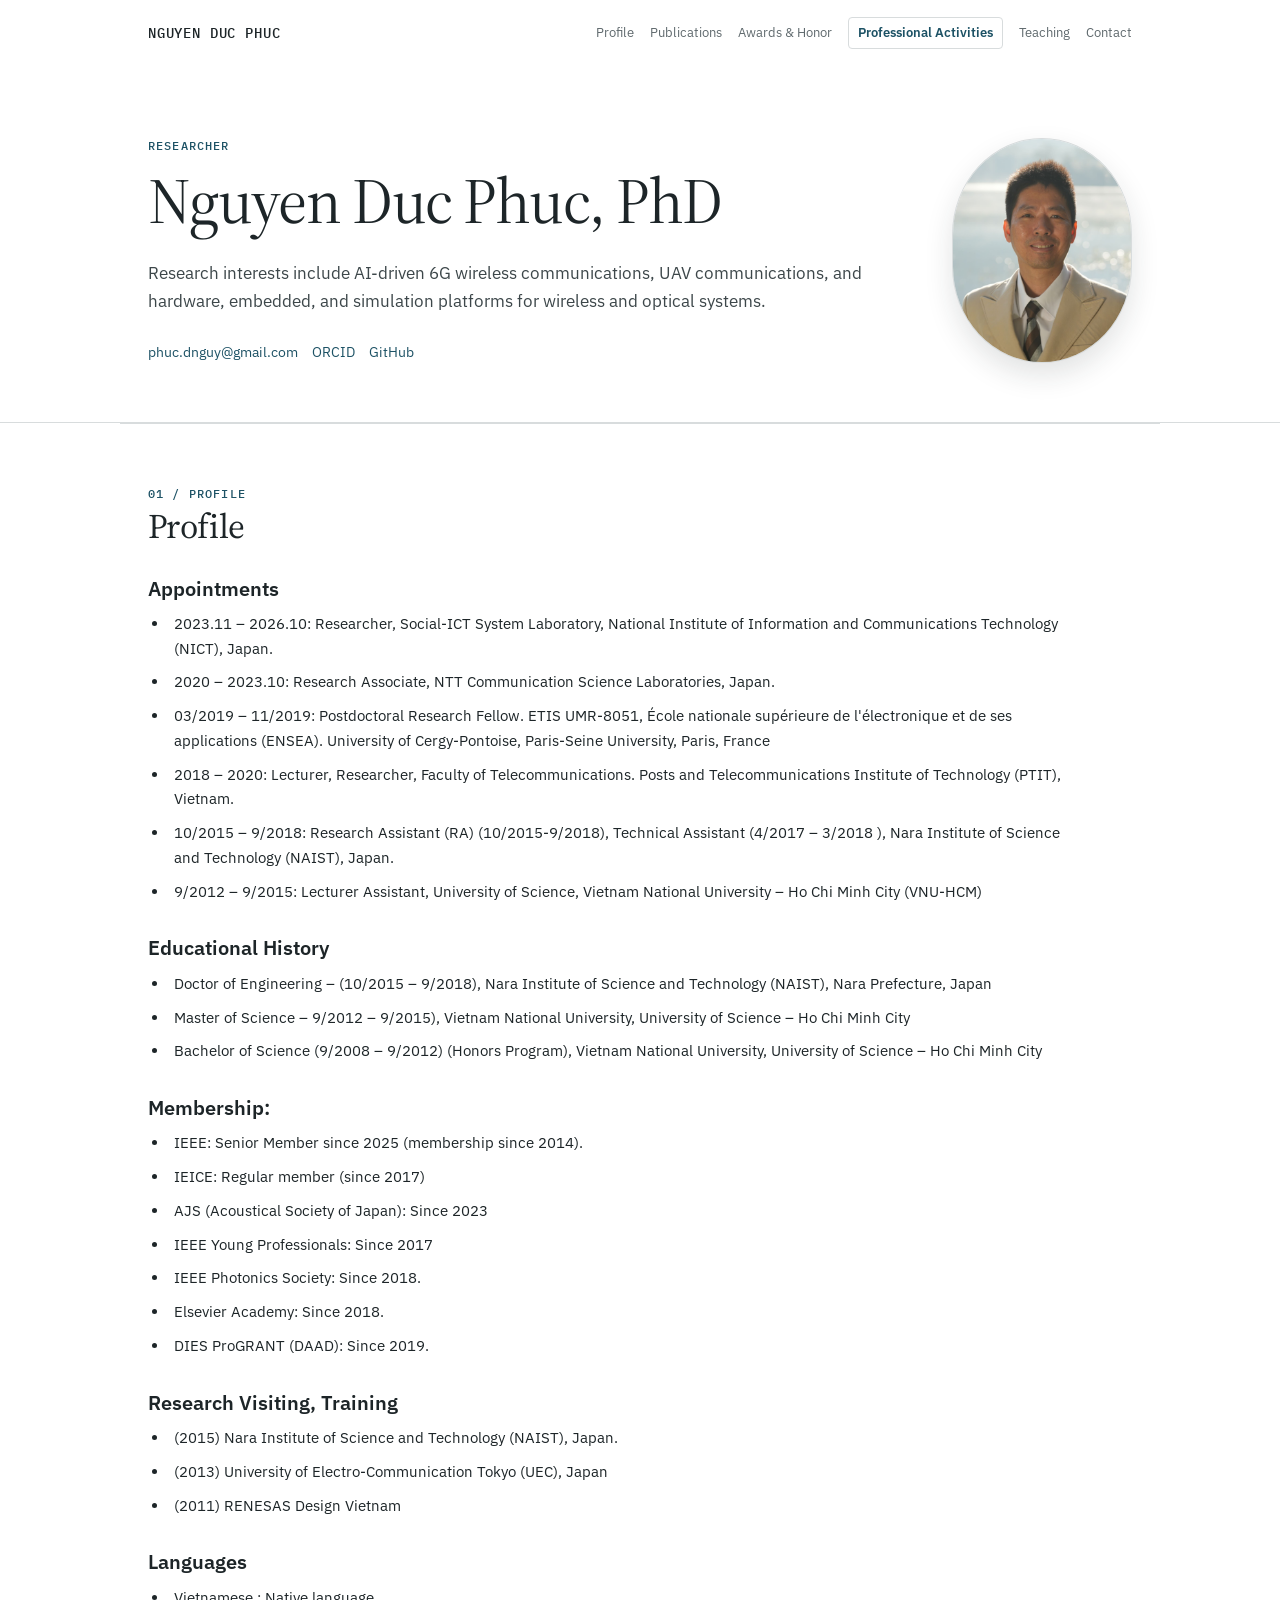
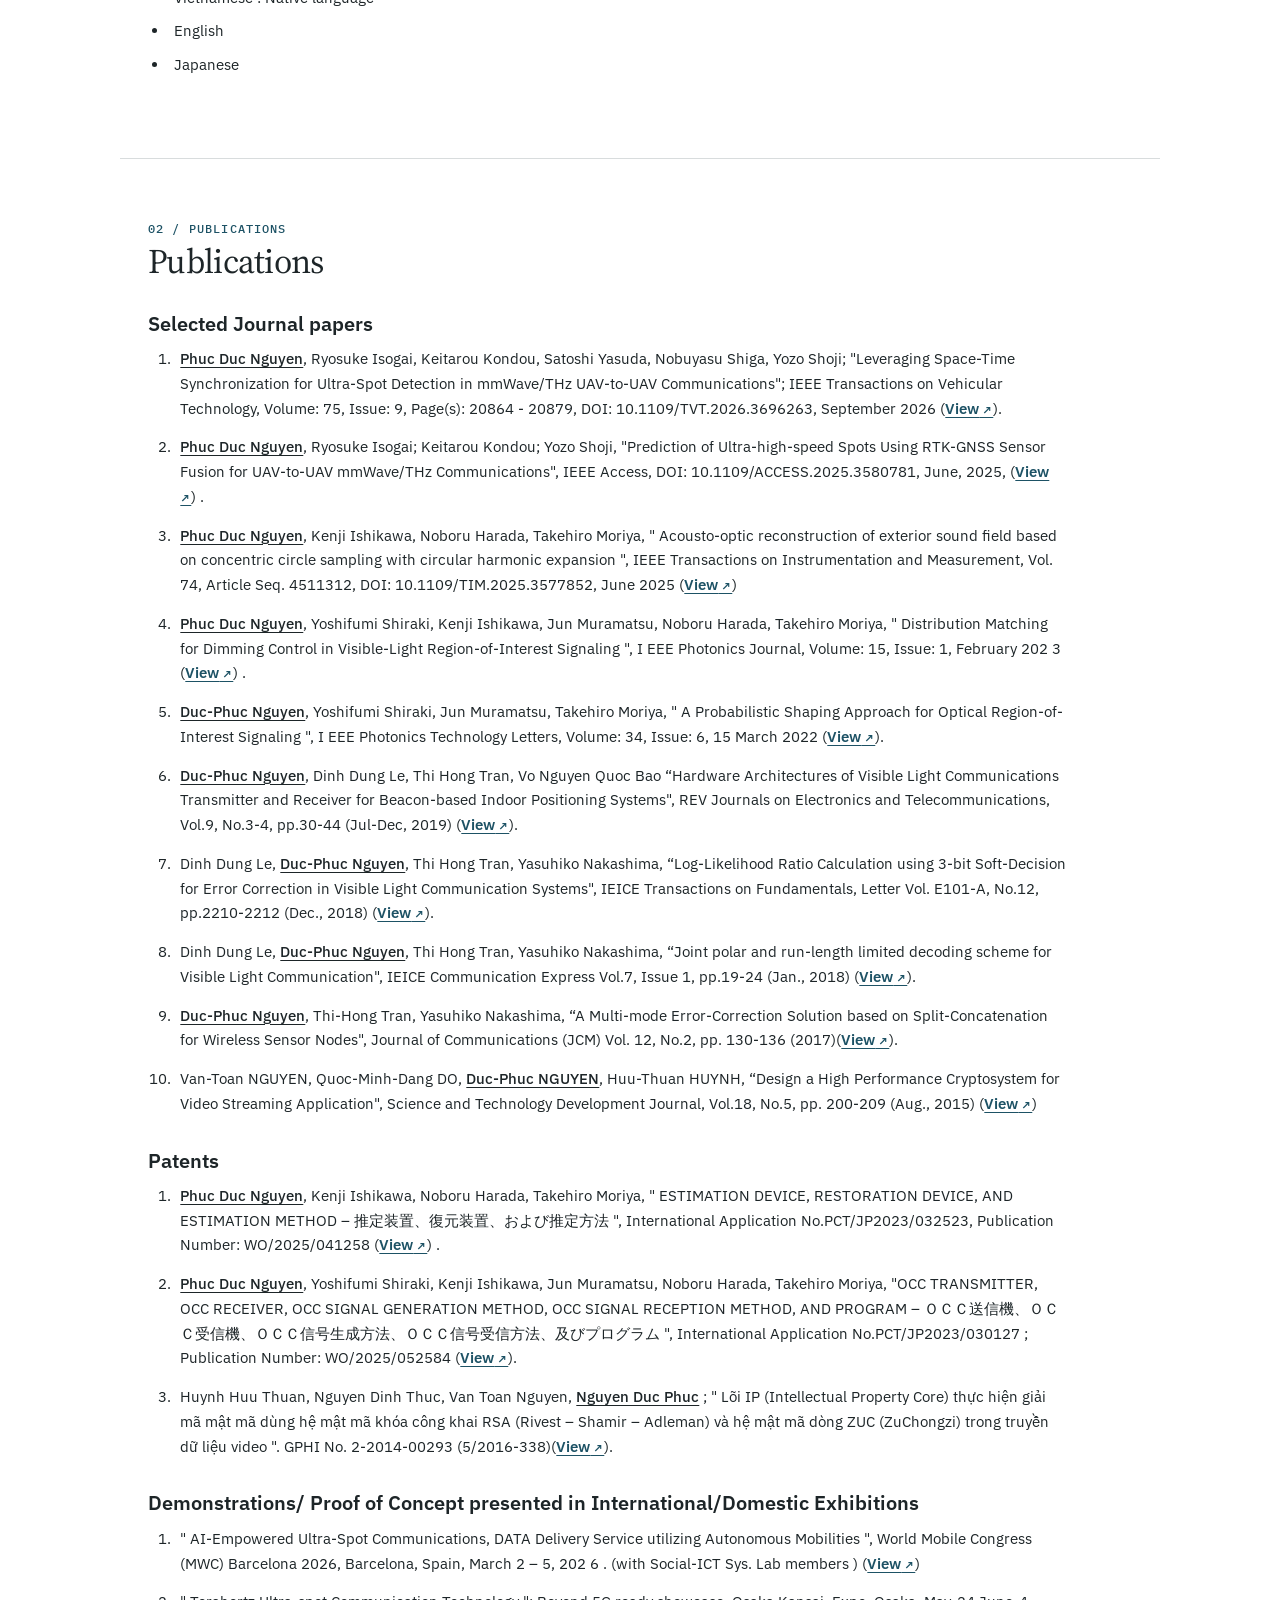
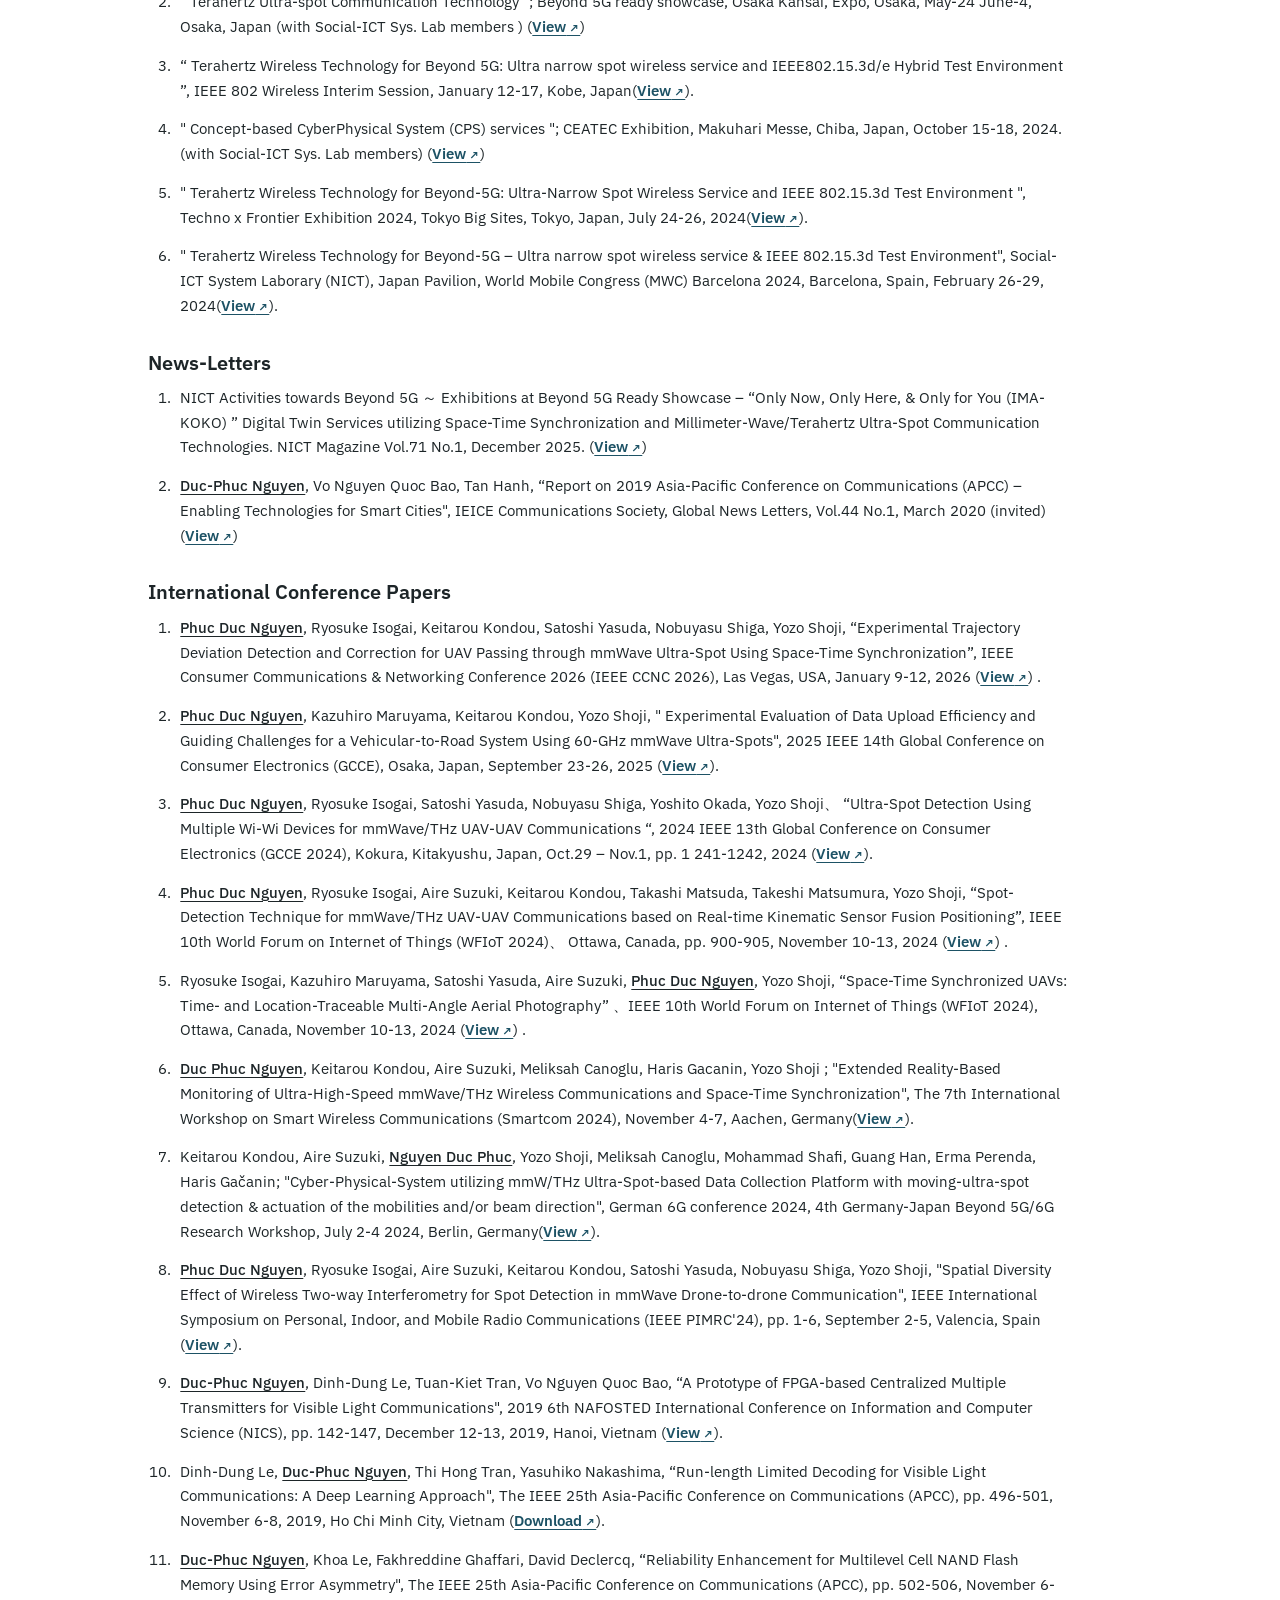
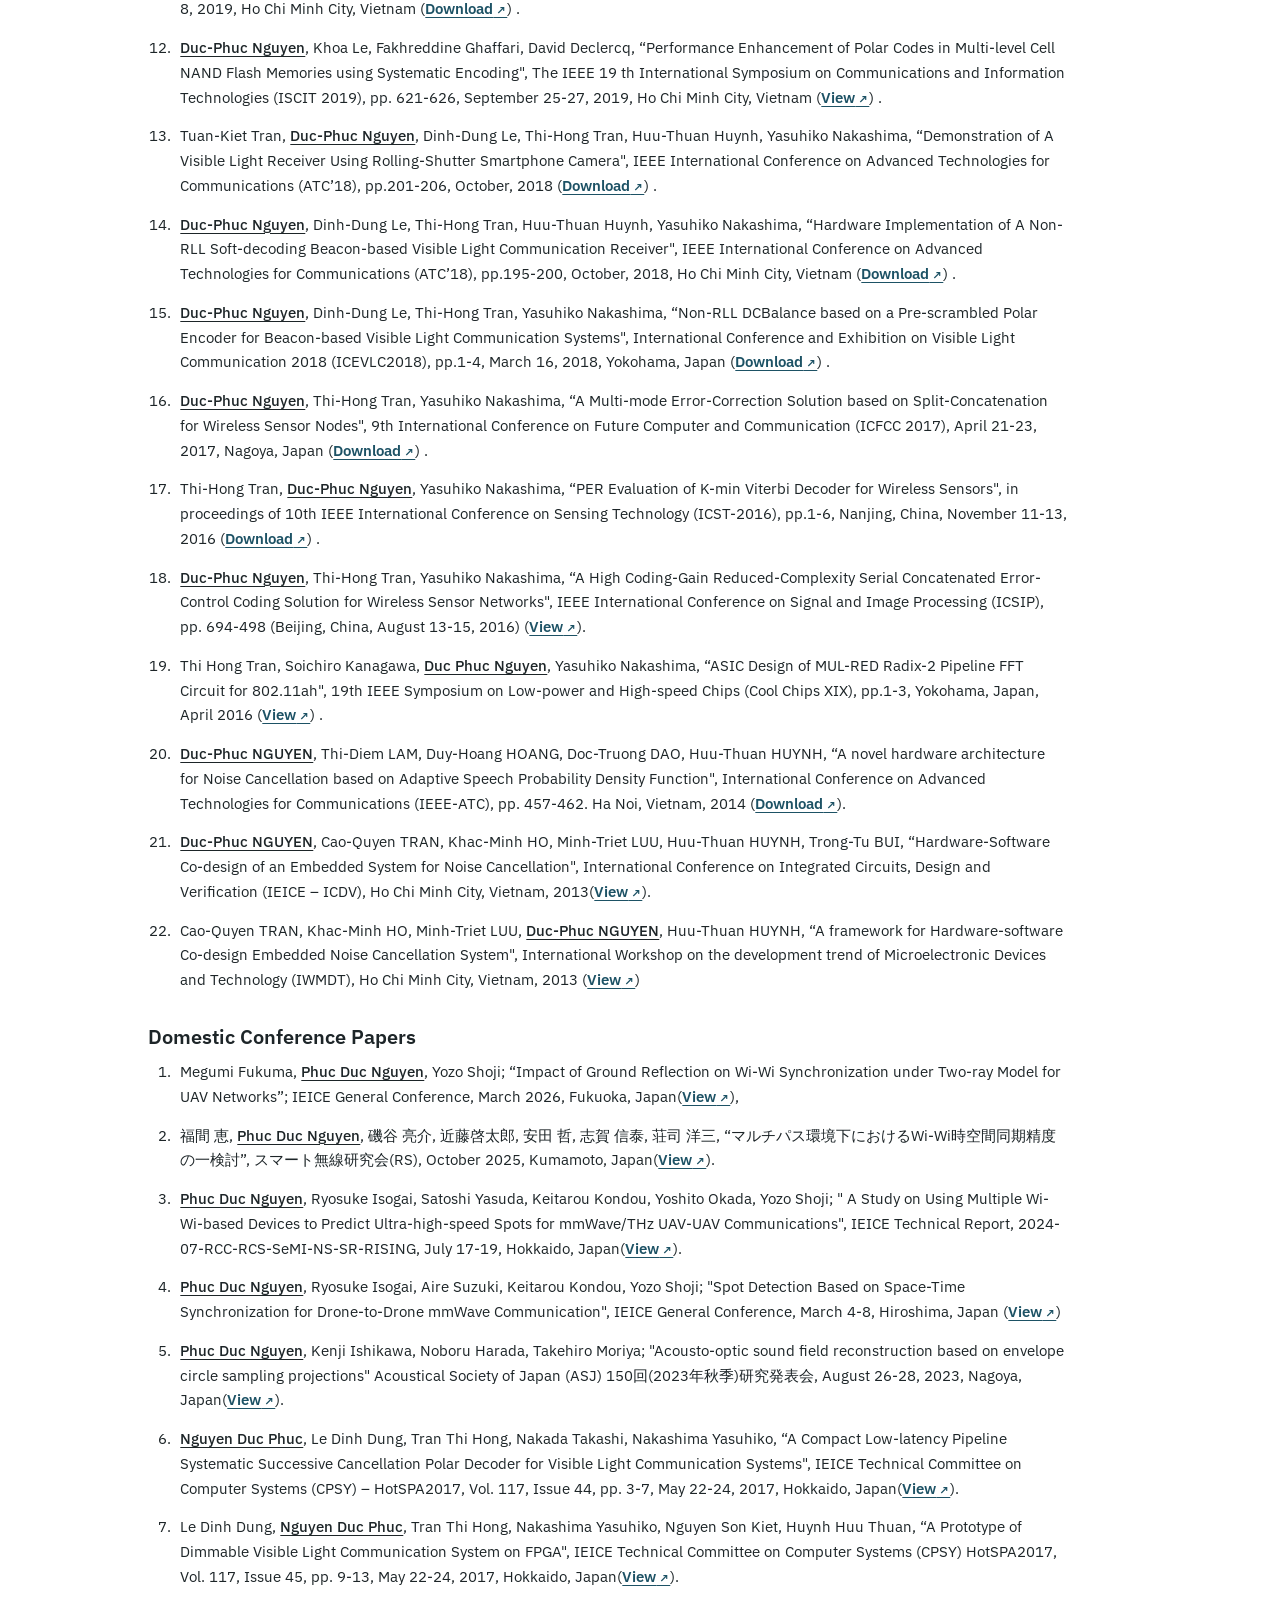
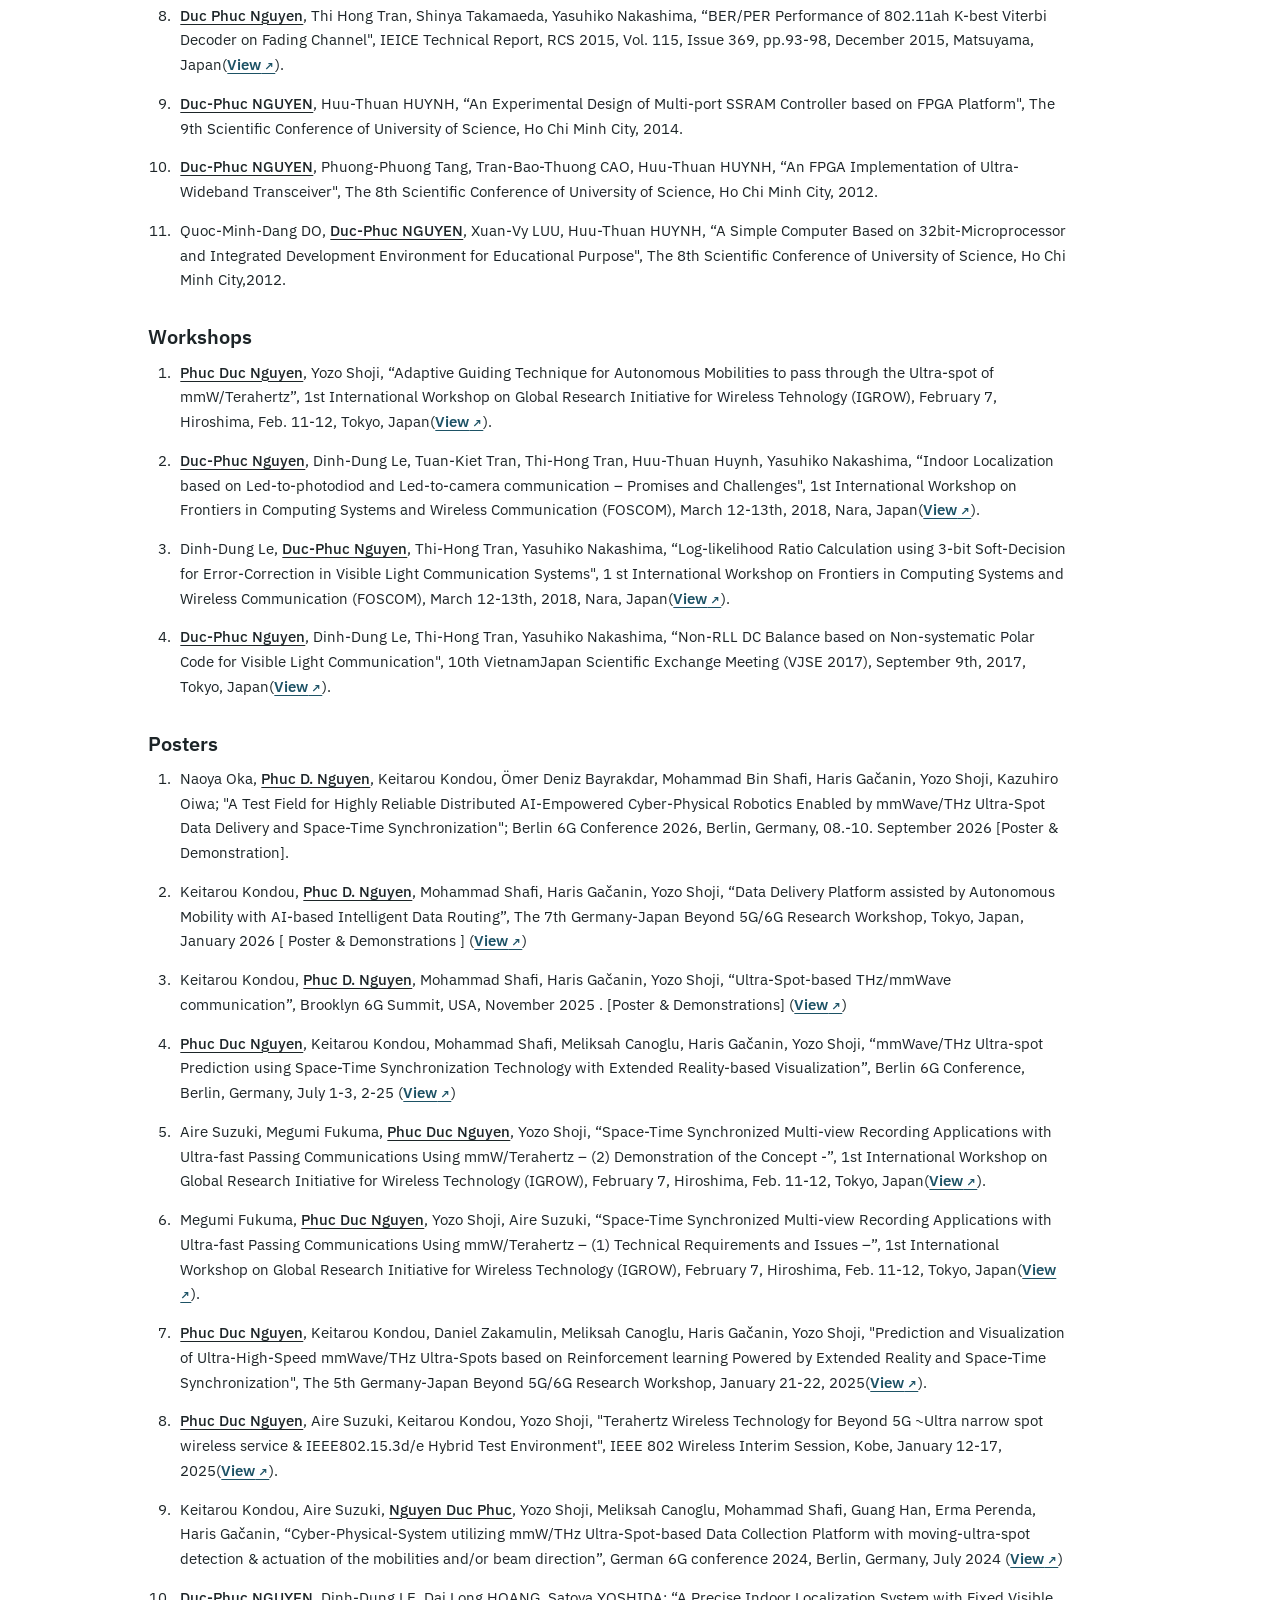
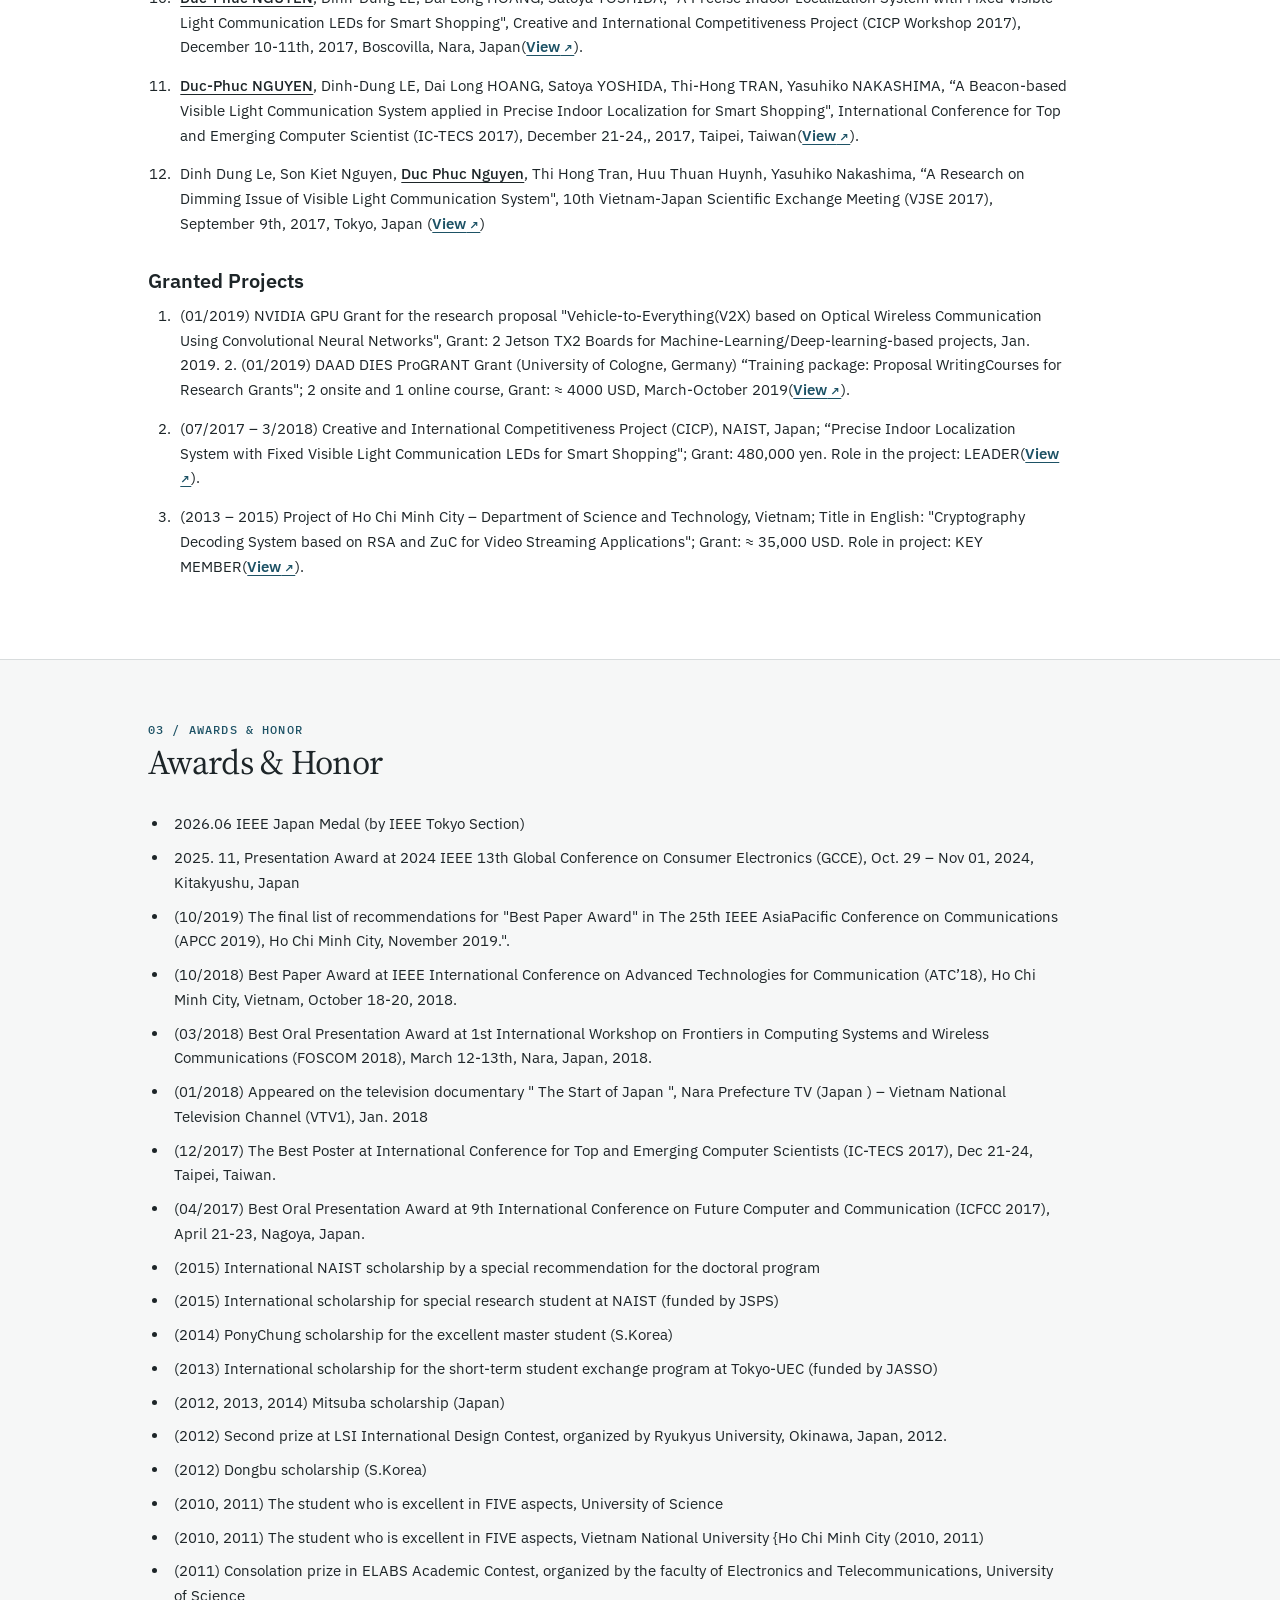
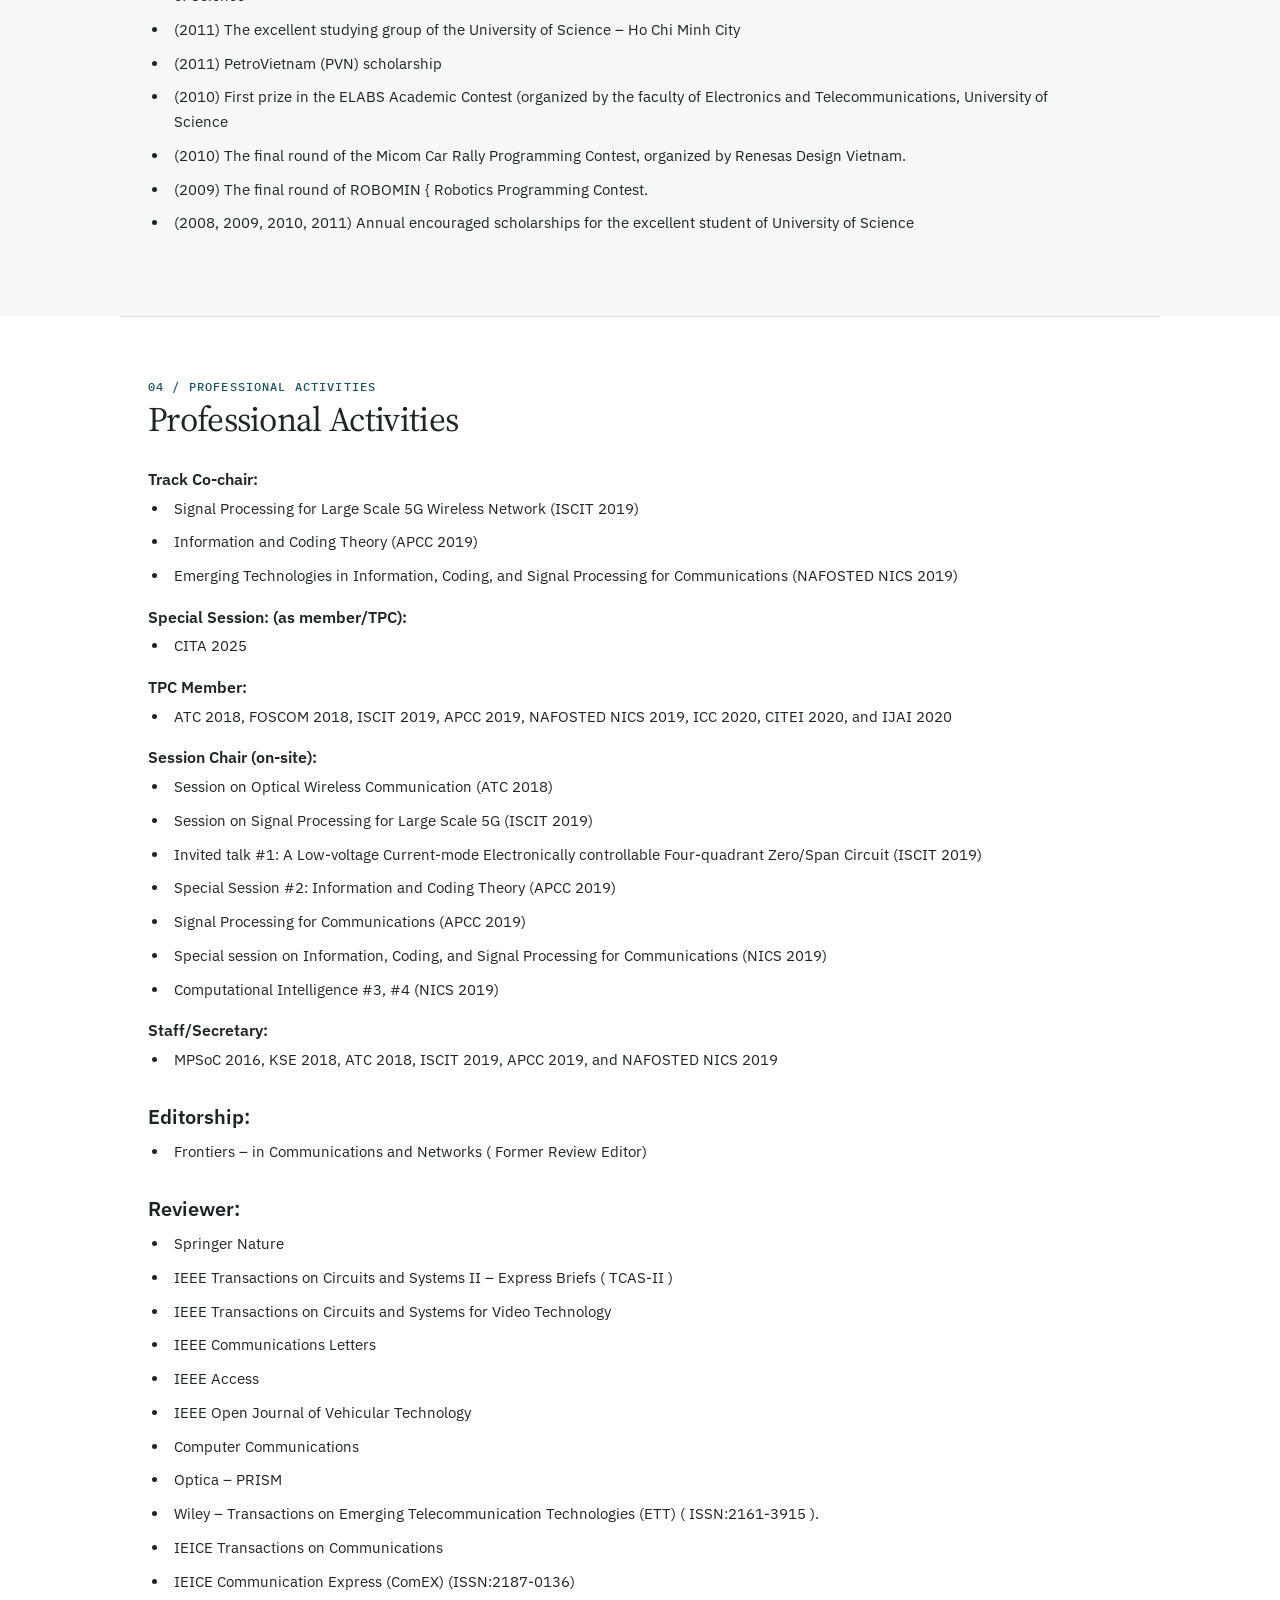
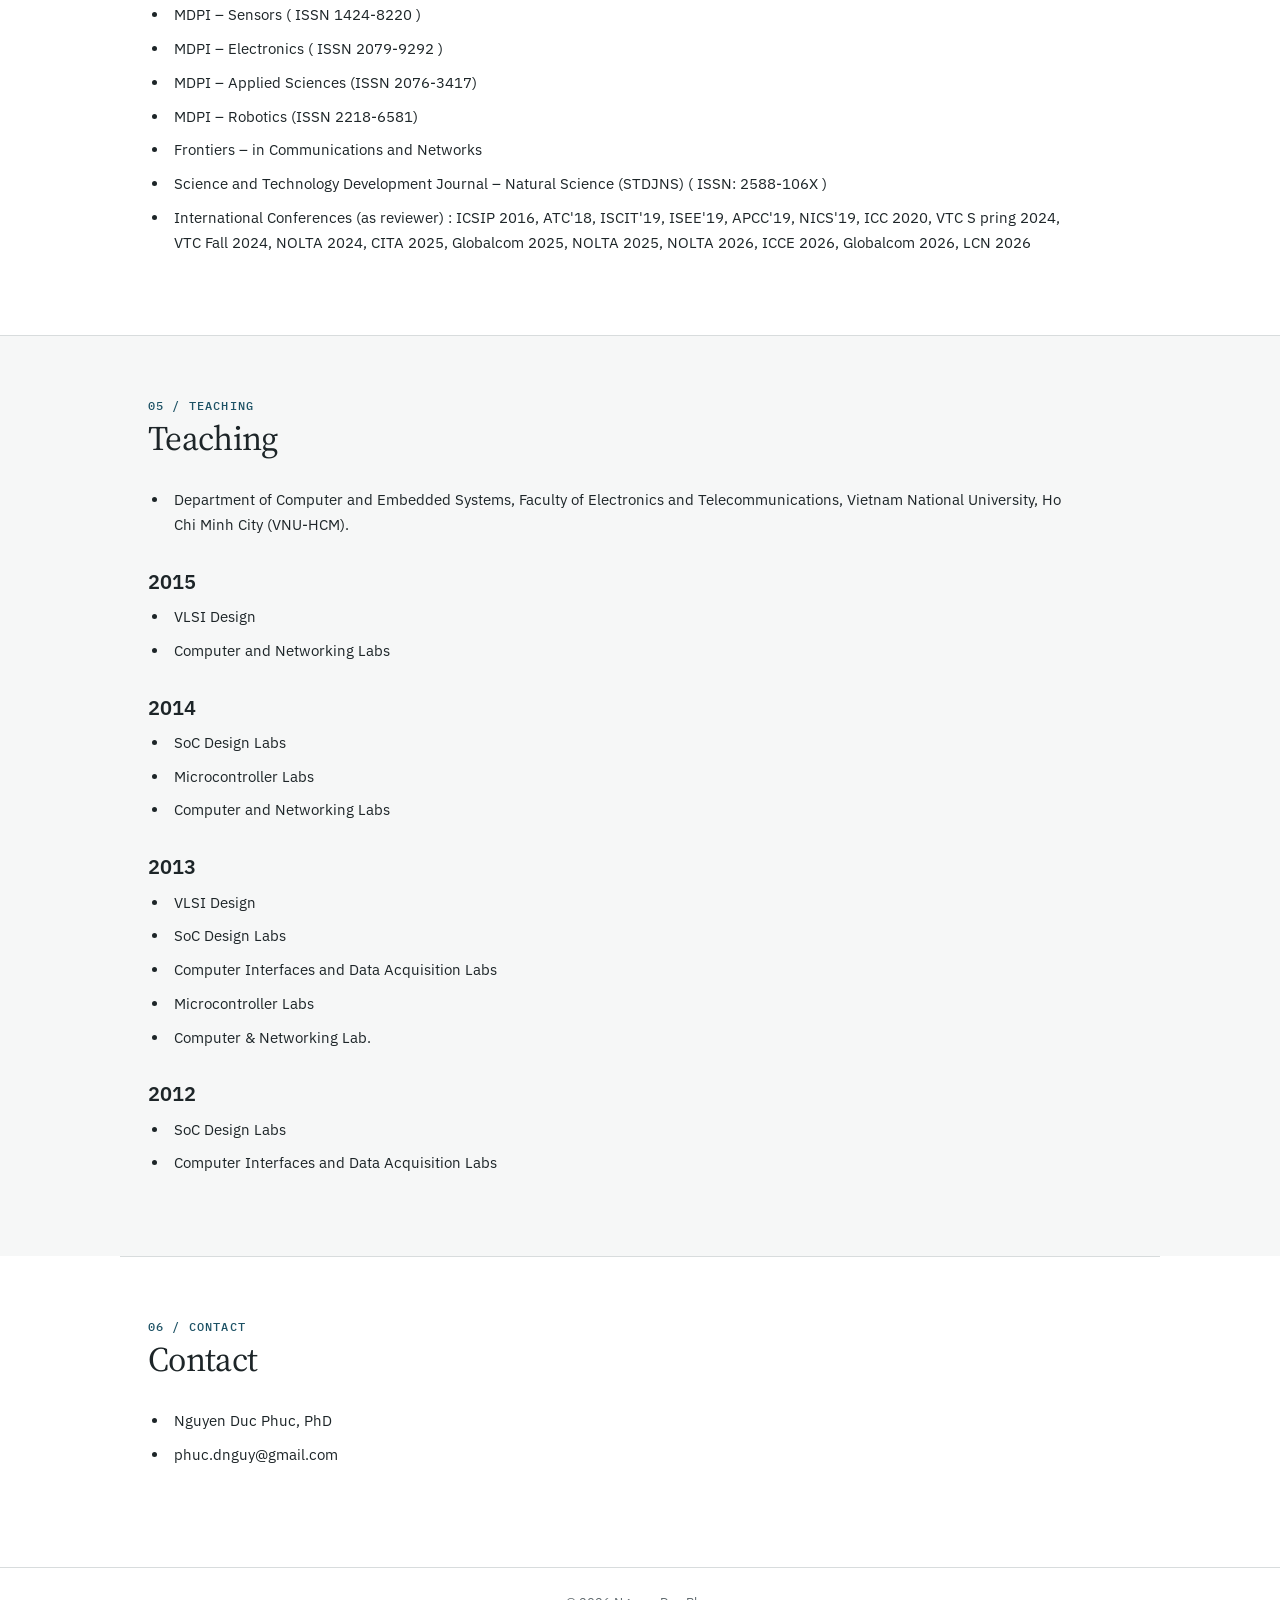
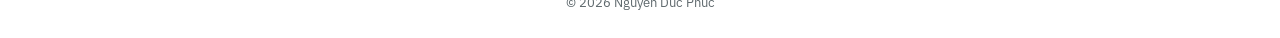
<file: index.html>
<!doctype html>
<html lang="en">
<head>
  <meta charset="utf-8">
  <meta name="viewport" content="width=device-width, initial-scale=1">
  <meta name="description" content="Academic profile and publications of Nguyen Duc Phuc, PhD.">
  <title>Nguyen Duc Phuc, PhD</title>
  <link rel="stylesheet" href="styles.css">
</head>
<body>
  <header>
    <nav aria-label="Primary navigation">
      <a class="brand" href="#home">NGUYEN DUC PHUC</a>
      <div class="nav-links">
        <a href="#profile">Profile</a><a href="#publications">Publications</a><a href="#awards">Awards & Honor</a><a class="nav-tab" href="#professional-activities">Professional Activities</a><a href="#teaching">Teaching</a><a href="#contact">Contact</a>
      </div>
    </nav>
    <div class="masthead" id="home">
      <div class="masthead-copy">
        <p class="kicker">Researcher</p>
        <h1>Nguyen Duc Phuc, PhD</h1>
        <p class="summary">Research interests include AI-driven 6G wireless communications, UAV communications, and hardware, embedded, and simulation platforms for wireless and optical systems.</p>
        <div class="quick-links"><a href="mailto:phuc.dnguy@gmail.com">phuc.dnguy@gmail.com</a><a href="https://orcid.org/0000-0002-7136-8924" target="_blank" rel="noreferrer">ORCID</a><a href="https://github.com/phucdng" target="_blank" rel="noreferrer">GitHub</a></div>
      </div>
      <figure class="profile-photo">
        <img src="assets/profile-photo.png" alt="Portrait of Nguyen Duc Phuc" width="626" height="690">
      </figure>
    </div>
  </header>
  <main>
      <section id="profile">
        <p class="section-label">01 / Profile</p>
        <h2>Profile</h2>
        <div class="archive-copy"><h3>Appointments</h3><ul class="archive-list"><li>2023.11 – 2026.10: Researcher, Social-ICT System Laboratory, National Institute of Information and Communications Technology (NICT), Japan.</li><li>2020 – 2023.10: Research Associate, NTT Communication Science Laboratories, Japan.</li><li>03/2019 – 11/2019: Postdoctoral Research Fellow. ETIS UMR-8051, École nationale supérieure de l'électronique et de ses applications (ENSEA). University of Cergy-Pontoise, Paris-Seine University, Paris, France</li><li>2018 – 2020: Lecturer, Researcher, Faculty of Telecommunications. Posts and Telecommunications Institute of Technology (PTIT), Vietnam.</li><li>10/2015 – 9/2018: Research Assistant (RA) (10/2015-9/2018), Technical Assistant (4/2017 – 3/2018 ), Nara Institute of Science and Technology (NAIST), Japan.</li><li>9/2012 – 9/2015: Lecturer Assistant, University of Science, Vietnam National University – Ho Chi Minh City (VNU-HCM)</li></ul><h3>Educational History</h3><ul class="archive-list"><li>Doctor of Engineering – (10/2015 – 9/2018), Nara Institute of Science and Technology (NAIST), Nara Prefecture, Japan</li><li>Master of Science – 9/2012 – 9/2015), Vietnam National University, University of Science – Ho Chi Minh City</li><li>Bachelor of Science (9/2008 – 9/2012) (Honors Program), Vietnam National University, University of Science – Ho Chi Minh City</li></ul><h3>Membership:</h3><ul class="archive-list"><li>IEEE: Senior Member since 2025 (membership since 2014).</li><li>IEICE: Regular member (since 2017)</li><li>AJS (Acoustical Society of Japan): Since 2023</li><li>IEEE Young Professionals: Since 2017</li><li>IEEE Photonics Society: Since 2018.</li><li>Elsevier Academy: Since 2018.</li><li>DIES ProGRANT (DAAD): Since 2019.</li></ul><h3>Research Visiting, Training</h3><ul class="archive-list"><li>(2015) Nara Institute of Science and Technology (NAIST), Japan.</li><li>(2013) University of Electro-Communication Tokyo (UEC), Japan</li><li>(2011) RENESAS Design Vietnam</li></ul><h3>Languages</h3><ul class="archive-list"><li>Vietnamese : Native language</li><li>English</li><li>Japanese</li></ul></div>
      </section>
      <section id="publications">
        <p class="section-label">02 / Publications</p>
        <h2>Publications</h2>
        <div class="archive-copy"><h3>Selected Journal papers</h3><ol class="archive-list"><li><span class="author-mark">Phuc Duc Nguyen</span>, Ryosuke Isogai, Keitarou Kondou, Satoshi Yasuda, Nobuyasu Shiga, Yozo Shoji; "Leveraging Space-Time Synchronization for Ultra-Spot Detection in mmWave/THz UAV-to-UAV Communications"; IEEE Transactions on Vehicular Technology, Volume: 75, Issue: 9, Page(s): 20864 - 20879, DOI: 10.1109/TVT.2026.3696263, September 2026 (<a class="resource-link" href="https://ieeexplore.ieee.org/abstract/document/11534402" target="_blank" rel="noreferrer" title="Open publication resource">View</a>).</li><li><span class="author-mark">Phuc Duc Nguyen</span>, Ryosuke Isogai; Keitarou Kondou; Yozo Shoji, "Prediction of Ultra-high-speed Spots Using RTK-GNSS Sensor Fusion for UAV-to-UAV mmWave/THz Communications", IEEE Access, DOI: 10.1109/ACCESS.2025.3580781, June, 2025, (<a class="resource-link" href="https://ieeexplore.ieee.org/document/11039836" target="_blank" rel="noreferrer" title="Open publication resource">View</a>) .</li><li><span class="author-mark">Phuc Duc Nguyen</span>, Kenji Ishikawa, Noboru Harada, Takehiro Moriya, " Acousto-optic reconstruction of exterior sound field based on concentric circle sampling with circular harmonic expansion ", IEEE Transactions on Instrumentation and Measurement, Vol. 74, Article Seq. 4511312, DOI: 10.1109/TIM.2025.3577852, June 2025 (<a class="resource-link" href="https://ieeexplore.ieee.org/document/11028067" target="_blank" rel="noreferrer" title="Open publication resource">View</a>)</li><li><span class="author-mark">Phuc Duc Nguyen</span>, Yoshifumi Shiraki, Kenji Ishikawa, Jun Muramatsu, Noboru Harada, Takehiro Moriya, " Distribution Matching for Dimming Control in Visible-Light Region-of-Interest Signaling ", I EEE Photonics Journal, Volume: 15, Issue: 1, February 202 3 (<a class="resource-link" href="https://ieeexplore.ieee.org/document/10017169" target="_blank" rel="noreferrer" title="Open publication resource">View</a>) .</li><li><span class="author-mark">Duc-Phuc Nguyen</span>, Yoshifumi Shiraki, Jun Muramatsu, Takehiro Moriya, " A Probabilistic Shaping Approach for Optical Region-of-Interest Signaling ", I EEE Photonics Technology Letters, Volume: 34, Issue: 6, 15 March 2022 (<a class="resource-link" href="https://arxiv.org/pdf/2209.00799.pdf" target="_blank" rel="noreferrer" title="Open publication resource">View</a>).</li><li><span class="author-mark">Duc-Phuc Nguyen</span>, Dinh Dung Le, Thi Hong Tran, Vo Nguyen Quoc Bao “Hardware Architectures of Visible Light Communications Transmitter and Receiver for Beacon-based Indoor Positioning Systems", REV Journals on Electronics and Telecommunications, Vol.9, No.3-4, pp.30-44 (Jul-Dec, 2019) (<a class="resource-link" href="https://rev-jec.org/index.php/rev-jec/article/download/234/191" target="_blank" rel="noreferrer" title="Open publication resource">View</a>).</li><li>Dinh Dung Le, <span class="author-mark">Duc-Phuc Nguyen</span>, Thi Hong Tran, Yasuhiko Nakashima, “Log-Likelihood Ratio Calculation using 3-bit Soft-Decision for Error Correction in Visible Light Communication Systems", IEICE Transactions on Fundamentals, Letter Vol. E101-A, No.12, pp.2210-2212 (Dec., 2018) (<a class="resource-link" href="https://www.researchgate.net/profile/Duc_Phuc_Nguyen/publication/329350438_Log-Likelihood_Ratio_Calculation_Using_3-Bit_Soft-Decision_for_Error_Correction_in_Visible_Light_Communication_Systems/links/5c90a6bd45851564fae6e2e8/Log-Likelihood-Ratio-Calculation-Using-3-Bit-Soft-Decision-for-Error-Correction-in-Visible-Light-Communication-Systems.pdf" target="_blank" rel="noreferrer" title="Open publication resource">View</a>).</li><li>Dinh Dung Le, <span class="author-mark">Duc-Phuc Nguyen</span>, Thi Hong Tran, Yasuhiko Nakashima, “Joint polar and run-length limited decoding scheme for Visible Light Communication", IEICE Communication Express Vol.7, Issue 1, pp.19-24 (Jan., 2018) (<a class="resource-link" href="https://www.jstage.jst.go.jp/article/comex/7/1/7_2017XBL0138/_pdf" target="_blank" rel="noreferrer" title="Open publication resource">View</a>).</li><li><span class="author-mark">Duc-Phuc Nguyen</span>, Thi-Hong Tran, Yasuhiko Nakashima, “A Multi-mode Error-Correction Solution based on Split-Concatenation for Wireless Sensor Nodes", Journal of Communications (JCM) Vol. 12, No.2, pp. 130-136 (2017)(<a class="resource-link" href="https://doi.org/10.12720/jcm.12.2.130-136" target="_blank" rel="noreferrer" title="Open publication resource">View</a>).</li><li>Van-Toan NGUYEN, Quoc-Minh-Dang DO, <span class="author-mark">Duc-Phuc NGUYEN</span>, Huu-Thuan HUYNH, “Design a High Performance Cryptosystem for Video Streaming Application", Science and Technology Development Journal, Vol.18, No.5, pp. 200-209 (Aug., 2015) (<a class="resource-link" href="https://doi.org/10.32508/stdj.v18i3.836" target="_blank" rel="noreferrer" title="Open publication resource">View</a>)</li></ol><h3>Patents</h3><ol class="archive-list"><li><span class="author-mark">Phuc Duc Nguyen</span>, Kenji Ishikawa, Noboru Harada, Takehiro Moriya, " ESTIMATION DEVICE, RESTORATION DEVICE, AND ESTIMATION METHOD – 推定装置、復元装置、および推定方法 ", International Application No.PCT/JP2023/032523, Publication Number: WO/2025/041258 (<a class="resource-link" href="https://patentscope2.wipo.int/search/en/detail.jsf?docId=WO2025052584" target="_blank" rel="noreferrer" title="Open publication resource">View</a>) .</li><li><span class="author-mark">Phuc Duc Nguyen</span>, Yoshifumi Shiraki, Kenji Ishikawa, Jun Muramatsu, Noboru Harada, Takehiro Moriya, "OCC TRANSMITTER, OCC RECEIVER, OCC SIGNAL GENERATION METHOD, OCC SIGNAL RECEPTION METHOD, AND PROGRAM – ＯＣＣ送信機、ＯＣＣ受信機、ＯＣＣ信号生成方法、ＯＣＣ信号受信方法、及びプログラム ", International Application No.PCT/JP2023/030127 ; Publication Number: WO/2025/052584 (<a class="resource-link" href="https://patentscope2.wipo.int/search/en/WO2025041258" target="_blank" rel="noreferrer" title="Open publication resource">View</a>).</li><li>Huynh Huu Thuan, Nguyen Dinh Thuc, Van Toan Nguyen, <span class="author-mark">Nguyen Duc Phuc</span> ; " Lõi IP (Intellectual Property Core) thực hiện giải mã mật mã dùng hệ mật mã khóa công khai RSA (Rivest – Shamir – Adleman) và hệ mật mã dòng ZUC (ZuChongzi) trong truyền dữ liệu video ". GPHI No. 2-2014-00293 (5/2016-338)(<a class="resource-link" href="https://thongke.cesti.gov.vn/images/BCPTXHCN/2025_Ky02/2025-BCTC-Xu-huong-cong-nghe-an-ninh-mang.pdf" target="_blank" rel="noreferrer" title="Open publication resource">View</a>).</li></ol><h3>Demonstrations/ Proof of Concept presented in International/Domestic Exhibitions</h3><ol class="archive-list"><li>" AI-Empowered Ultra-Spot Communications, DATA Delivery Service utilizing Autonomous Mobilities ", World Mobile Congress (MWC) Barcelona 2026, Barcelona, Spain, March 2 – 5, 202 6 . (with Social-ICT Sys. Lab members ) (<a class="resource-link" href="https://www2.nict.go.jp/global2/mwcb26/" target="_blank" rel="noreferrer" title="Open publication resource">View</a>)</li><li>" Terahertz Ultra-spot Communication Technology "; Beyond 5G ready showcase, Osaka Kansai, Expo, Osaka, May-24 June-4, Osaka, Japan (with Social-ICT Sys. Lab members ) (<a class="resource-link" href="https://www.nict.go.jp/publication/shuppan/kihou-journal/houkoku71-1r_HTML/2025O-02-01.pdf" target="_blank" rel="noreferrer" title="Open publication resource">View</a>)</li><li>“ Terahertz Wireless Technology for Beyond 5G: Ultra narrow spot wireless service and IEEE802.15.3d/e Hybrid Test Environment ”, IEEE 802 Wireless Interim Session, January 12-17, Kobe, Japan(<a class="resource-link" href="https://mentor.ieee.org/802.15/documents" target="_blank" rel="noreferrer" title="Open publication resource">View</a>).</li><li>" Concept-based CyberPhysical System (CPS) services "; CEATEC Exhibition, Makuhari Messe, Chiba, Japan, October 15-18, 2024. (with Social-ICT Sys. Lab members) (<a class="resource-link" href="https://www.ceatec.com/" target="_blank" rel="noreferrer" title="Open publication resource">View</a>)</li><li>" Terahertz Wireless Technology for Beyond-5G: Ultra-Narrow Spot Wireless Service and IEEE 802.15.3d Test Environment ", Techno x Frontier Exhibition 2024, Tokyo Big Sites, Tokyo, Japan, July 24-26, 2024(<a class="resource-link" href="https://www.nict.go.jp/publication/shuppan/kihou-journal/houkoku71-1r_HTML/2025O-02-01.pdf" target="_blank" rel="noreferrer" title="Open publication resource">View</a>).</li><li>" Terahertz Wireless Technology for Beyond-5G – Ultra narrow spot wireless service &amp; IEEE 802.15.3d Test Environment", Social-ICT System Laborary (NICT), Japan Pavilion, World Mobile Congress (MWC) Barcelona 2024, Barcelona, Spain, February 26-29, 2024(<a class="resource-link" href="https://www.nict.go.jp/en/press/2024/02/20-1.html" target="_blank" rel="noreferrer" title="Open publication resource">View</a>).</li></ol><h3>News-Letters</h3><ol class="archive-list"><li>NICT Activities towards Beyond 5G ～ Exhibitions at Beyond 5G Ready Showcase – “Only Now, Only Here, &amp; Only for You (IMA-KOKO) ” Digital Twin Services utilizing Space-Time Synchronization and Millimeter-Wave/Terahertz Ultra-Spot Communication Technologies. NICT Magazine Vol.71 No.1, December 2025. (<a class="resource-link" href="https://www.nict.go.jp/publication/shuppan/kihou-journal/houkoku71-1r_HTML/2025O-02-01.pdf" target="_blank" rel="noreferrer" title="Open publication resource">View</a>)</li><li><span class="author-mark">Duc-Phuc Nguyen</span>, Vo Nguyen Quoc Bao, Tan Hanh, “Report on 2019 Asia-Pacific Conference on Communications (APCC) – Enabling Technologies for Smart Cities", IEICE Communications Society, Global News Letters, Vol.44 No.1, March 2020 (invited) (<a class="resource-link" href="https://www.ieice.org/cs/gnl/gnl_vol44-1.pdf" target="_blank" rel="noreferrer" title="Open publication resource">View</a>)</li></ol><h3>International Conference Papers</h3><ol class="archive-list"><li><span class="author-mark">Phuc Duc Nguyen</span>, Ryosuke Isogai, Keitarou Kondou, Satoshi Yasuda, Nobuyasu Shiga, Yozo Shoji, “Experimental Trajectory Deviation Detection and Correction for UAV Passing through mmWave Ultra-Spot Using Space-Time Synchronization”, IEEE Consumer Communications &amp; Networking Conference 2026 (IEEE CCNC 2026), Las Vegas, USA, January 9-12, 2026 (<a class="resource-link" href="https://ieeexplore.ieee.org/document/11366453" target="_blank" rel="noreferrer" title="Open publication resource">View</a>) .</li><li><span class="author-mark">Phuc Duc Nguyen</span>, Kazuhiro Maruyama, Keitarou Kondou, Yozo Shoji, " Experimental Evaluation of Data Upload Efficiency and Guiding Challenges for a Vehicular-to-Road System Using 60-GHz mmWave Ultra-Spots", 2025 IEEE 14th Global Conference on Consumer Electronics (GCCE), Osaka, Japan, September 23-26, 2025 (<a class="resource-link" href="https://ieeexplore.ieee.org/document/11274605" target="_blank" rel="noreferrer" title="Open publication resource">View</a>).</li><li><span class="author-mark">Phuc Duc Nguyen</span>, Ryosuke Isogai, Satoshi Yasuda, Nobuyasu Shiga, Yoshito Okada, Yozo Shoji、 “Ultra-Spot Detection Using Multiple Wi-Wi Devices for mmWave/THz UAV-UAV Communications “, 2024 IEEE 13th Global Conference on Consumer Electronics (GCCE 2024), Kokura, Kitakyushu, Japan, Oct.29 – Nov.1, pp. 1 241-1242, 2024 (<a class="resource-link" href="https://ieeexplore.ieee.org/document/10760607" target="_blank" rel="noreferrer" title="Open publication resource">View</a>).</li><li><span class="author-mark">Phuc Duc Nguyen</span>, Ryosuke Isogai, Aire Suzuki, Keitarou Kondou, Takashi Matsuda, Takeshi Matsumura, Yozo Shoji, “Spot-Detection Technique for mmWave/THz UAV-UAV Communications based on Real-time Kinematic Sensor Fusion Positioning”, IEEE 10th World Forum on Internet of Things (WFIoT 2024)、 Ottawa, Canada, pp. 900-905, November 10-13, 2024 (<a class="resource-link" href="https://ieeexplore.ieee.org/document/10811315" target="_blank" rel="noreferrer" title="Open publication resource">View</a>) .</li><li>Ryosuke Isogai, Kazuhiro Maruyama, Satoshi Yasuda, Aire Suzuki, <span class="author-mark">Phuc Duc Nguyen</span>, Yozo Shoji, “Space-Time Synchronized UAVs: Time- and Location-Traceable Multi-Angle Aerial Photography” 、IEEE 10th World Forum on Internet of Things (WFIoT 2024), Ottawa, Canada, November 10-13, 2024 (<a class="resource-link" href="https://ieeexplore.ieee.org/document/10811250" target="_blank" rel="noreferrer" title="Open publication resource">View</a>) .</li><li><span class="author-mark">Duc Phuc Nguyen</span>, Keitarou Kondou, Aire Suzuki, Meliksah Canoglu, Haris Gacanin, Yozo Shoji ; "Extended Reality-Based Monitoring of Ultra-High-Speed mmWave/THz Wireless Communications and Space-Time Synchronization", The 7th International Workshop on Smart Wireless Communications (Smartcom 2024), November 4-7, Aachen, Germany(<a class="resource-link" href="https://ken.ieice.org/ken/paper/202411041cGd/" target="_blank" rel="noreferrer" title="Open publication resource">View</a>).</li><li>Keitarou Kondou, Aire Suzuki, <span class="author-mark">Nguyen Duc Phuc</span>, Yozo Shoji, Meliksah Canoglu, Mohammad Shafi, Guang Han, Erma Perenda, Haris Gačanin; "Cyber-Physical-System utilizing mmW/THz Ultra-Spot-based Data Collection Platform with moving-ultra-spot detection &amp; actuation of the mobilities and/or beam direction", German 6G conference 2024, 4th Germany-Japan Beyond 5G/6G Research Workshop, July 2-4 2024, Berlin, Germany(<a class="resource-link" href="https://www.dsp.rwth-aachen.de/cms/dsp/der-lehrstuhl/aktuelle-meldungen/~bqqsqr/nict-praesentiert-gemeinsame-forschung-m/?lidx=1" target="_blank" rel="noreferrer" title="Open publication resource">View</a>).</li><li><span class="author-mark">Phuc Duc Nguyen</span>, Ryosuke Isogai, Aire Suzuki, Keitarou Kondou, Satoshi Yasuda, Nobuyasu Shiga, Yozo Shoji, "Spatial Diversity Effect of Wireless Two-way Interferometry for Spot Detection in mmWave Drone-to-drone Communication", IEEE International Symposium on Personal, Indoor, and Mobile Radio Communications (IEEE PIMRC'24), pp. 1-6, September 2-5, Valencia, Spain (<a class="resource-link" href="https://ieeexplore.ieee.org/document/10817412" target="_blank" rel="noreferrer" title="Open publication resource">View</a>).</li><li><span class="author-mark">Duc-Phuc Nguyen</span>, Dinh-Dung Le, Tuan-Kiet Tran, Vo Nguyen Quoc Bao, “A Prototype of FPGA-based Centralized Multiple Transmitters for Visible Light Communications", 2019 6th NAFOSTED International Conference on Information and Computer Science (NICS), pp. 142-147, December 12-13, 2019, Hanoi, Vietnam (<a class="resource-link" href="https://doi.org/10.1109/nics48868.2019.9023844" target="_blank" rel="noreferrer" title="Open publication resource">View</a>).</li><li>Dinh-Dung Le, <span class="author-mark">Duc-Phuc Nguyen</span>, Thi Hong Tran, Yasuhiko Nakashima, “Run-length Limited Decoding for Visible Light Communications: A Deep Learning Approach", The IEEE 25th Asia-Pacific Conference on Communications (APCC), pp. 496-501, November 6-8, 2019, Ho Chi Minh City, Vietnam (<a class="resource-link" href="https://ieeexplore.ieee.org/abstract/document/8905168" target="_blank" rel="noreferrer" title="Open publication resource">Download</a>).</li><li><span class="author-mark">Duc-Phuc Nguyen</span>, Khoa Le, Fakhreddine Ghaffari, David Declercq, “Reliability Enhancement for Multilevel Cell NAND Flash Memory Using Error Asymmetry", The IEEE 25th Asia-Pacific Conference on Communications (APCC), pp. 502-506, November 6-8, 2019, Ho Chi Minh City, Vietnam (<a class="resource-link" href="https://www.researchgate.net/publication/339819613_Reliability_Enhancement_for_Multi-level_Cell_NAND_Flash_Memory_Using_Error_Asymmetry" target="_blank" rel="noreferrer" title="Open publication resource">Download</a>) .</li><li><span class="author-mark">Duc-Phuc Nguyen</span>, Khoa Le, Fakhreddine Ghaffari, David Declercq, “Performance Enhancement of Polar Codes in Multi-level Cell NAND Flash Memories using Systematic Encoding", The IEEE 19 th International Symposium on Communications and Information Technologies (ISCIT 2019), pp. 621-626, September 25-27, 2019, Ho Chi Minh City, Vietnam (<a class="resource-link" href="https://arxiv.org/pdf/1805.00359" target="_blank" rel="noreferrer" title="Open publication resource">View</a>) .</li><li>Tuan-Kiet Tran, <span class="author-mark">Duc-Phuc Nguyen</span>, Dinh-Dung Le, Thi-Hong Tran, Huu-Thuan Huynh, Yasuhiko Nakashima, “Demonstration of A Visible Light Receiver Using Rolling-Shutter Smartphone Camera", IEEE International Conference on Advanced Technologies for Communications (ATC’18), pp.201-206, October, 2018 (<a class="resource-link" href="https://doi.org/10.1109/ATC.2018.8587521" target="_blank" rel="noreferrer" title="Open publication resource">Download</a>) .</li><li><span class="author-mark">Duc-Phuc Nguyen</span>, Dinh-Dung Le, Thi-Hong Tran, Huu-Thuan Huynh, Yasuhiko Nakashima, “Hardware Implementation of A Non-RLL Soft-decoding Beacon-based Visible Light Communication Receiver", IEEE International Conference on Advanced Technologies for Communications (ATC’18), pp.195-200, October, 2018, Ho Chi Minh City, Vietnam (<a class="resource-link" href="https://www.researchgate.net/publication/329956404_Hardware_Implementation_of_A_Non-RLL_Soft-decoding_Beacon-based_Visible_Light_Communication_Receiver" target="_blank" rel="noreferrer" title="Open publication resource">Download</a>) .</li><li><span class="author-mark">Duc-Phuc Nguyen</span>, Dinh-Dung Le, Thi-Hong Tran, Yasuhiko Nakashima, “Non-RLL DCBalance based on a Pre-scrambled Polar Encoder for Beacon-based Visible Light Communication Systems", International Conference and Exhibition on Visible Light Communication 2018 (ICEVLC2018), pp.1-4, March 16, 2018, Yokohama, Japan (<a class="resource-link" href="https://arxiv.org/pdf/1904.00832" target="_blank" rel="noreferrer" title="Open publication resource">Download</a>) .</li><li><span class="author-mark">Duc-Phuc Nguyen</span>, Thi-Hong Tran, Yasuhiko Nakashima, “A Multi-mode Error-Correction Solution based on Split-Concatenation for Wireless Sensor Nodes", 9th International Conference on Future Computer and Communication (ICFCC 2017), April 21-23, 2017, Nagoya, Japan (<a class="resource-link" href="https://kaken.nii.ac.jp/ja/grant/KAKENHI-PROJECT-16K18105" target="_blank" rel="noreferrer" title="Open publication resource">Download</a>) .</li><li>Thi-Hong Tran, <span class="author-mark">Duc-Phuc Nguyen</span>, Yasuhiko Nakashima, “PER Evaluation of K-min Viterbi Decoder for Wireless Sensors", in proceedings of 10th IEEE International Conference on Sensing Technology (ICST-2016), pp.1-6, Nanjing, China, November 11-13, 2016 (<a class="resource-link" href="https://www.researchgate.net/profile/Duc_Phuc_Nguyen/publication/311919681_PER_evaluation_of_K-min_Viterbi_decoder_for_wireless_sensors/links/5c90a8b492851c1df94a798b/PER-evaluation-of-K-min-Viterbi-decoder-for-wireless-sensors.pdf" target="_blank" rel="noreferrer" title="Open publication resource">Download</a>) .</li><li><span class="author-mark">Duc-Phuc Nguyen</span>, Thi-Hong Tran, Yasuhiko Nakashima, “A High Coding-Gain Reduced-Complexity Serial Concatenated Error-Control Coding Solution for Wireless Sensor Networks", IEEE International Conference on Signal and Image Processing (ICSIP), pp. 694-498 (Beijing, China, August 13-15, 2016) (<a class="resource-link" href="https://ieeexplore.ieee.org/abstract/document/7888352" target="_blank" rel="noreferrer" title="Open publication resource">View</a>).</li><li>Thi Hong Tran, Soichiro Kanagawa, <span class="author-mark">Duc Phuc Nguyen</span>, Yasuhiko Nakashima, “ASIC Design of MUL-RED Radix-2 Pipeline FFT Circuit for 802.11ah", 19th IEEE Symposium on Low-power and High-speed Chips (Cool Chips XIX), pp.1-3, Yokohama, Japan, April 2016 (<a class="resource-link" href="https://ieeexplore.ieee.org/abstract/document/7503678" target="_blank" rel="noreferrer" title="Open publication resource">View</a>) .</li><li><span class="author-mark">Duc-Phuc NGUYEN</span>, Thi-Diem LAM, Duy-Hoang HOANG, Doc-Truong DAO, Huu-Thuan HUYNH, “A novel hardware architecture for Noise Cancellation based on Adaptive Speech Probability Density Function", International Conference on Advanced Technologies for Communications (IEEE-ATC), pp. 457-462. Ha Noi, Vietnam, 2014 (<a class="resource-link" href="https://www.researchgate.net/profile/Duc_Phuc_Nguyen/publication/283025243_A_novel_hardware_architecture_for_Noise_Cancellation_based_on_adaptive_speech_probability_density_function/links/5b1988c9aca272021cf21268/A-novel-hardware-architecture-for-Noise-Cancellation-based-on-adaptive-speech-probability-density-function.pdf" target="_blank" rel="noreferrer" title="Open publication resource">Download</a>).</li><li><span class="author-mark">Duc-Phuc NGUYEN</span>, Cao-Quyen TRAN, Khac-Minh HO, Minh-Triet LUU, Huu-Thuan HUYNH, Trong-Tu BUI, “Hardware-Software Co-design of an Embedded System for Noise Cancellation", International Conference on Integrated Circuits, Design and Verification (IEICE – ICDV), Ho Chi Minh City, Vietnam, 2013(<a class="resource-link" href="https://www.researchgate.net/publication/332258414_Hardware-Software_Co-design_of_an_Embedded_System_for_Noise_Cancellation" target="_blank" rel="noreferrer" title="Open publication resource">View</a>).</li><li>Cao-Quyen TRAN, Khac-Minh HO, Minh-Triet LUU, <span class="author-mark">Duc-Phuc NGUYEN</span>, Huu-Thuan HUYNH, “A framework for Hardware-software Co-design Embedded Noise Cancellation System", International Workshop on the development trend of Microelectronic Devices and Technology (IWMDT), Ho Chi Minh City, Vietnam, 2013 (<a class="resource-link" href="https://www.researchgate.net/publication/332258414_Hardware-Software_Co-design_of_an_Embedded_System_for_Noise_Cancellation" target="_blank" rel="noreferrer" title="Open publication resource">View</a>)</li></ol><h3>Domestic Conference Papers</h3><ol class="archive-list"><li>Megumi Fukuma, <span class="author-mark">Phuc Duc Nguyen</span>, Yozo Shoji; “Impact of Ground Reflection on Wi-Wi Synchronization under Two-ray Model for UAV Networks”; IEICE General Conference, March 2026, Fukuoka, Japan(<a class="resource-link" href="https://www.ieice.org/jpn_r/activities/taikai/general/2026/assets/pdf/Program_2026G.pdf" target="_blank" rel="noreferrer" title="Open publication resource">View</a>),</li><li>福間 恵, <span class="author-mark">Phuc Duc Nguyen</span>, 磯谷 亮介, 近藤啓太郎, 安田 哲, 志賀 信泰, 荘司 洋三, “マルチパス環境下におけるWi-Wi時空間同期精度の一検討”, スマート無線研究会(RS), October 2025, Kumamoto, Japan(<a class="resource-link" href="https://www.ieice.org/jpn_r/activities/taikai/general/2026/assets/pdf/Program_2026G.pdf" target="_blank" rel="noreferrer" title="Open publication resource">View</a>).</li><li><span class="author-mark">Phuc Duc Nguyen</span>, Ryosuke Isogai, Satoshi Yasuda, Keitarou Kondou, Yoshito Okada, Yozo Shoji; " A Study on Using Multiple Wi-Wi-based Devices to Predict Ultra-high-speed Spots for mmWave/THz UAV-UAV Communications", IEICE Technical Report, 2024-07-RCC-RCS-SeMI-NS-SR-RISING, July 17-19, Hokkaido, Japan(<a class="resource-link" href="https://www.ieice.org/publications/ken/summary.php?contribution_id=131664&expandable=1&ken_id=CS&lang=en&presen_date=2024-07-17&schedule_id=8359&society_cd=CS&year=2024" target="_blank" rel="noreferrer" title="Open publication resource">View</a>).</li><li><span class="author-mark">Phuc Duc Nguyen</span>, Ryosuke Isogai, Aire Suzuki, Keitarou Kondou, Yozo Shoji; "Spot Detection Based on Space-Time Synchronization for Drone-to-Drone mmWave Communication", IEICE General Conference, March 4-8, Hiroshima, Japan (<a class="resource-link" href="https://www.ieice.org/publications/conferences/summary.php?ConfCd=2024G&conf_type=G&expandable=0&id=CONF0000141351&lecture_number=B-15-06&session_num=B-15&year=2024" target="_blank" rel="noreferrer" title="Open publication resource">View</a>)</li><li><span class="author-mark">Phuc Duc Nguyen</span>, Kenji Ishikawa, Noboru Harada, Takehiro Moriya; "Acousto-optic sound field reconstruction based on envelope circle sampling projections" Acoustical Society of Japan (ASJ) 150回(2023年秋季)研究発表会, August 26-28, 2023, Nagoya, Japan(<a class="resource-link" href="https://acoustics.jp/cms/wp_asj/wp-content/uploads/004_2023autumn_program.pdf" target="_blank" rel="noreferrer" title="Open publication resource">View</a>).</li><li><span class="author-mark">Nguyen Duc Phuc</span>, Le Dinh Dung, Tran Thi Hong, Nakada Takashi, Nakashima Yasuhiko, “A Compact Low-latency Pipeline Systematic Successive Cancellation Polar Decoder for Visible Light Communication Systems", IEICE Technical Committee on Computer Systems (CPSY) – HotSPA2017, Vol. 117, Issue 44, pp. 3-7, May 22-24, 2017, Hokkaido, Japan(<a class="resource-link" href="https://www.ieice.org/publications/ken/article.php?PageNo=2&day=20170522&expandable=3&ken_id=DC&lang=en&presen_date=&schedule_id=5593&society_cd=ISS&year=2017" target="_blank" rel="noreferrer" title="Open publication resource">View</a>).</li><li>Le Dinh Dung, <span class="author-mark">Nguyen Duc Phuc</span>, Tran Thi Hong, Nakashima Yasuhiko, Nguyen Son Kiet, Huynh Huu Thuan, “A Prototype of Dimmable Visible Light Communication System on FPGA", IEICE Technical Committee on Computer Systems (CPSY) HotSPA2017, Vol. 117, Issue 45, pp. 9-13, May 22-24, 2017, Hokkaido, Japan(<a class="resource-link" href="https://ken.ieice.org/ken/paper/20170523CbUE/" target="_blank" rel="noreferrer" title="Open publication resource">View</a>).</li><li><span class="author-mark">Duc Phuc Nguyen</span>, Thi Hong Tran, Shinya Takamaeda, Yasuhiko Nakashima, “BER/PER Performance of 802.11ah K-best Viterbi Decoder on Fading Channel", IEICE Technical Report, RCS 2015, Vol. 115, Issue 369, pp.93-98, December 2015, Matsuyama, Japan(<a class="resource-link" href="https://ken.ieice.org/ken/paper/201512182be7/" target="_blank" rel="noreferrer" title="Open publication resource">View</a>).</li><li><span class="author-mark">Duc-Phuc NGUYEN</span>, Huu-Thuan HUYNH, “An Experimental Design of Multi-port SSRAM Controller based on FPGA Platform", The 9th Scientific Conference of University of Science, Ho Chi Minh City, 2014.</li><li><span class="author-mark">Duc-Phuc NGUYEN</span>, Phuong-Phuong Tang, Tran-Bao-Thuong CAO, Huu-Thuan HUYNH, “An FPGA Implementation of Ultra-Wideband Transceiver", The 8th Scientific Conference of University of Science, Ho Chi Minh City, 2012.</li><li>Quoc-Minh-Dang DO, <span class="author-mark">Duc-Phuc NGUYEN</span>, Xuan-Vy LUU, Huu-Thuan HUYNH, “A Simple Computer Based on 32bit-Microprocessor and Integrated Development Environment for Educational Purpose", The 8th Scientific Conference of University of Science, Ho Chi Minh City,2012.</li></ol><h3>Workshops</h3><ol class="archive-list"><li><span class="author-mark">Phuc Duc Nguyen</span>, Yozo Shoji, “Adaptive Guiding Technique for Autonomous Mobilities to pass through the Ultra-spot of mmW/Terahertz”, 1st International Workshop on Global Research Initiative for Wireless Tehnology (IGROW), February 7, Hiroshima, Feb. 11-12, Tokyo, Japan(<a class="resource-link" href="https://grow-thz.org/workshop/1st-international-workshop-on-global-research-initiative-for-wireless-technology-igrow/program/" target="_blank" rel="noreferrer" title="Open publication resource">View</a>).</li><li><span class="author-mark">Duc-Phuc Nguyen</span>, Dinh-Dung Le, Tuan-Kiet Tran, Thi-Hong Tran, Huu-Thuan Huynh, Yasuhiko Nakashima, “Indoor Localization based on Led-to-photodiod and Led-to-camera communication – Promises and Challenges", 1st International Workshop on Frontiers in Computing Systems and Wireless Communication (FOSCOM), March 12-13th, 2018, Nara, Japan(<a class="resource-link" href="https://kaken.nii.ac.jp/ja/grant/KAKENHI-PROJECT-16K18105" target="_blank" rel="noreferrer" title="Open publication resource">View</a>).</li><li>Dinh-Dung Le, <span class="author-mark">Duc-Phuc Nguyen</span>, Thi-Hong Tran, Yasuhiko Nakashima, “Log-likelihood Ratio Calculation using 3-bit Soft-Decision for Error-Correction in Visible Light Communication Systems", 1 st International Workshop on Frontiers in Computing Systems and Wireless Communication (FOSCOM), March 12-13th, 2018, Nara, Japan(<a class="resource-link" href="https://kaken.nii.ac.jp/ja/grant/KAKENHI-PROJECT-16K18105" target="_blank" rel="noreferrer" title="Open publication resource">View</a>).</li><li><span class="author-mark">Duc-Phuc Nguyen</span>, Dinh-Dung Le, Thi-Hong Tran, Yasuhiko Nakashima, “Non-RLL DC Balance based on Non-systematic Polar Code for Visible Light Communication", 10th VietnamJapan Scientific Exchange Meeting (VJSE 2017), September 9th, 2017, Tokyo, Japan(<a class="resource-link" href="https://kaken.nii.ac.jp/ja/grant/KAKENHI-PROJECT-16K18105" target="_blank" rel="noreferrer" title="Open publication resource">View</a>).</li></ol><h3>Posters</h3><ol class="archive-list"><li>Naoya Oka, <span class="author-mark">Phuc D. Nguyen</span>, Keitarou Kondou, Ömer Deniz Bayrakdar, Mohammad Bin Shafi, Haris Gačanin, Yozo Shoji, Kazuhiro Oiwa; "A Test Field for Highly Reliable Distributed AI-Empowered Cyber-Physical Robotics Enabled by mmWave/THz Ultra-Spot Data Delivery and Space-Time Synchronization"; Berlin 6G Conference 2026, Berlin, Germany, 08.-10. September 2026 [Poster &amp; Demonstration].</li><li>Keitarou Kondou, <span class="author-mark">Phuc D. Nguyen</span>, Mohammad Shafi, Haris Gačanin, Yozo Shoji, “Data Delivery Platform assisted by Autonomous Mobility with AI-based Intelligent Data Routing”, The 7th Germany-Japan Beyond 5G/6G Research Workshop, Tokyo, Japan, January 2026 [ Poster &amp; Demonstrations ] (<a class="resource-link" href="https://beyond5g.nict.go.jp/en/images/20260121Ge-JaB5GWorkshop-DemonstrationDetails.pdf" target="_blank" rel="noreferrer" title="Open publication resource">View</a>)</li><li>Keitarou Kondou, <span class="author-mark">Phuc D. Nguyen</span>, Mohammad Shafi, Haris Gačanin, Yozo Shoji, “Ultra-Spot-based THz/mmWave communication”, Brooklyn 6G Summit, USA, November 2025 . [Poster &amp; Demonstrations] (<a class="resource-link" href="https://www.dsp.rwth-aachen.de/cms/dsp/der-lehrstuhl/aktuelle-meldungen/~bqqsqr/nict-praesentiert-gemeinsame-forschung-m/?lidx=1" target="_blank" rel="noreferrer" title="Open publication resource">View</a>)</li><li><span class="author-mark">Phuc Duc Nguyen</span>, Keitarou Kondou, Mohammad Shafi, Meliksah Canoglu, Haris Gačanin, Yozo Shoji, “mmWave/THz Ultra-spot Prediction using Space-Time Synchronization Technology with Extended Reality-based Visualization”, Berlin 6G Conference, Berlin, Germany, July 1-3, 2-25 (<a class="resource-link" href="https://www.dsp.rwth-aachen.de/cms/dsp/der-lehrstuhl/aktuelle-meldungen/~bqqsqr/nict-praesentiert-gemeinsame-forschung-m/?lidx=1" target="_blank" rel="noreferrer" title="Open publication resource">View</a>)</li><li>Aire Suzuki, Megumi Fukuma, <span class="author-mark">Phuc Duc Nguyen</span>, Yozo Shoji, “Space-Time Synchronized Multi-view Recording Applications with Ultra-fast Passing Communications Using mmW/Terahertz – (2) Demonstration of the Concept -”, 1st International Workshop on Global Research Initiative for Wireless Technology (IGROW), February 7, Hiroshima, Feb. 11-12, Tokyo, Japan(<a class="resource-link" href="https://grow-thz.org/wp-content/uploads/2025/02/IGROW-final-program.pdf" target="_blank" rel="noreferrer" title="Open publication resource">View</a>).</li><li>Megumi Fukuma, <span class="author-mark">Phuc Duc Nguyen</span>, Yozo Shoji, Aire Suzuki, “Space-Time Synchronized Multi-view Recording Applications with Ultra-fast Passing Communications Using mmW/Terahertz – (1) Technical Requirements and Issues –”, 1st International Workshop on Global Research Initiative for Wireless Technology (IGROW), February 7, Hiroshima, Feb. 11-12, Tokyo, Japan(<a class="resource-link" href="https://grow-thz.org/wp-content/uploads/2025/02/IGROW-final-program.pdf" target="_blank" rel="noreferrer" title="Open publication resource">View</a>).</li><li><span class="author-mark">Phuc Duc Nguyen</span>, Keitarou Kondou, Daniel Zakamulin, Meliksah Canoglu, Haris Gačanin, Yozo Shoji, "Prediction and Visualization of Ultra-High-Speed mmWave/THz Ultra-Spots based on Reinforcement learning Powered by Extended Reality and Space-Time Synchronization", The 5th Germany-Japan Beyond 5G/6G Research Workshop, January 21-22, 2025(<a class="resource-link" href="https://beyond5g.nict.go.jp/en/images/20250121Germany-Japan-B5Gworkshop-posterdemo%28Japan%29-details.pdf" target="_blank" rel="noreferrer" title="Open publication resource">View</a>).</li><li><span class="author-mark">Phuc Duc Nguyen</span>, Aire Suzuki, Keitarou Kondou, Yozo Shoji, "Terahertz Wireless Technology for Beyond 5G ~Ultra narrow spot wireless service &amp; IEEE802.15.3d/e Hybrid Test Environment", IEEE 802 Wireless Interim Session, Kobe, January 12-17, 2025(<a class="resource-link" href="https://mentor.ieee.org/802.15/documents" target="_blank" rel="noreferrer" title="Open publication resource">View</a>).</li><li>Keitarou Kondou, Aire Suzuki, <span class="author-mark">Nguyen Duc Phuc</span>, Yozo Shoji, Meliksah Canoglu, Mohammad Shafi, Guang Han, Erma Perenda, Haris Gačanin, “Cyber-Physical-System utilizing mmW/THz Ultra-Spot-based Data Collection Platform with moving-ultra-spot detection &amp; actuation of the mobilities and/or beam direction”, German 6G conference 2024, Berlin, Germany, July 2024 (<a class="resource-link" href="https://www.dsp.rwth-aachen.de/cms/dsp/der-lehrstuhl/aktuelle-meldungen/~bqqsqr/nict-praesentiert-gemeinsame-forschung-m/?lidx=1" target="_blank" rel="noreferrer" title="Open publication resource">View</a>)</li><li><span class="author-mark">Duc-Phuc NGUYEN</span>, Dinh-Dung LE, Dai Long HOANG, Satoya YOSHIDA; “A Precise Indoor Localization System with Fixed Visible Light Communication LEDs for Smart Shopping", Creative and International Competitiveness Project (CICP Workshop 2017), December 10-11th, 2017, Boscovilla, Nara, Japan(<a class="resource-link" href="https://kaken.nii.ac.jp/ja/grant/KAKENHI-PROJECT-16K18105" target="_blank" rel="noreferrer" title="Open publication resource">View</a>).</li><li><span class="author-mark">Duc-Phuc NGUYEN</span>, Dinh-Dung LE, Dai Long HOANG, Satoya YOSHIDA, Thi-Hong TRAN, Yasuhiko NAKASHIMA, “A Beacon-based Visible Light Communication System applied in Precise Indoor Localization for Smart Shopping", International Conference for Top and Emerging Computer Scientist (IC-TECS 2017), December 21-24,, 2017, Taipei, Taiwan(<a class="resource-link" href="https://kaken.nii.ac.jp/ja/grant/KAKENHI-PROJECT-16K18105" target="_blank" rel="noreferrer" title="Open publication resource">View</a>).</li><li>Dinh Dung Le, Son Kiet Nguyen, <span class="author-mark">Duc Phuc Nguyen</span>, Thi Hong Tran, Huu Thuan Huynh, Yasuhiko Nakashima, “A Research on Dimming Issue of Visible Light Communication System", 10th Vietnam-Japan Scientific Exchange Meeting (VJSE 2017), September 9th, 2017, Tokyo, Japan (<a class="resource-link" href="https://kaken.nii.ac.jp/ja/grant/KAKENHI-PROJECT-16K18105" target="_blank" rel="noreferrer" title="Open publication resource">View</a>)</li></ol><h3>Granted Projects</h3><ol class="archive-list"><li>(01/2019) NVIDIA GPU Grant for the research proposal "Vehicle-to-Everything(V2X) based on Optical Wireless Communication Using Convolutional Neural Networks", Grant: 2 Jetson TX2 Boards for Machine-Learning/Deep-learning-based projects, Jan. 2019. 2. (01/2019) DAAD DIES ProGRANT Grant (University of Cologne, Germany) “Training package: Proposal WritingCourses for Research Grants"; 2 onsite and 1 online course, Grant: ≈ 4000 USD, March-October 2019(<a class="resource-link" href="https://developer.nvidia.com/academic_gpu_seeding" target="_blank" rel="noreferrer" title="Open publication resource">View</a>).</li><li>(07/2017 – 3/2018) Creative and International Competitiveness Project (CICP), NAIST, Japan; “Precise Indoor Localization System with Fixed Visible Light Communication LEDs for Smart Shopping"; Grant: 480,000 yen. Role in the project: LEADER(<a class="resource-link" href="https://kaken.nii.ac.jp/ja/grant/KAKENHI-PROJECT-16K18105" target="_blank" rel="noreferrer" title="Open publication resource">View</a>).</li><li>(2013 – 2015) Project of Ho Chi Minh City – Department of Science and Technology, Vietnam; Title in English: "Cryptography Decoding System based on RSA and ZuC for Video Streaming Applications"; Grant: ≈ 35,000 USD. Role in project: KEY MEMBER(<a class="resource-link" href="https://fetel.hcmus.edu.vn/de-tai-du-an/" target="_blank" rel="noreferrer" title="Open publication resource">View</a>).</li></ol></div>
      </section>
      <section id="awards">
        <p class="section-label">03 / Awards & Honor</p>
        <h2>Awards & Honor</h2>
        <div class="archive-copy"><ul class="archive-list"><li>2026.06 IEEE Japan Medal (by IEEE Tokyo Section)</li><li>2025. 11, Presentation Award at 2024 IEEE 13th Global Conference on Consumer Electronics (GCCE), Oct. 29 – Nov 01, 2024, Kitakyushu, Japan</li><li>(10/2019) The final list of recommendations for "Best Paper Award" in The 25th IEEE AsiaPacific Conference on Communications (APCC 2019), Ho Chi Minh City, November 2019.".</li><li>(10/2018) Best Paper Award at IEEE International Conference on Advanced Technologies for Communication (ATC’18), Ho Chi Minh City, Vietnam, October 18-20, 2018.</li><li>(03/2018) Best Oral Presentation Award at 1st International Workshop on Frontiers in Computing Systems and Wireless Communications (FOSCOM 2018), March 12-13th, Nara, Japan, 2018.</li><li>(01/2018) Appeared on the television documentary " The Start of Japan ", Nara Prefecture TV (Japan ) – Vietnam National Television Channel (VTV1), Jan. 2018</li><li>(12/2017) The Best Poster at International Conference for Top and Emerging Computer Scientists (IC-TECS 2017), Dec 21-24, Taipei, Taiwan.</li><li>(04/2017) Best Oral Presentation Award at 9th International Conference on Future Computer and Communication (ICFCC 2017), April 21-23, Nagoya, Japan.</li><li>(2015) International NAIST scholarship by a special recommendation for the doctoral program</li><li>(2015) International scholarship for special research student at NAIST (funded by JSPS)</li><li>(2014) PonyChung scholarship for the excellent master student (S.Korea)</li><li>(2013) International scholarship for the short-term student exchange program at Tokyo-UEC (funded by JASSO)</li><li>(2012, 2013, 2014) Mitsuba scholarship (Japan)</li><li>(2012) Second prize at LSI International Design Contest, organized by Ryukyus University, Okinawa, Japan, 2012.</li><li>(2012) Dongbu scholarship (S.Korea)</li><li>(2010, 2011) The student who is excellent in FIVE aspects, University of Science</li><li>(2010, 2011) The student who is excellent in FIVE aspects, Vietnam National University {Ho Chi Minh City (2010, 2011)</li><li>(2011) Consolation prize in ELABS Academic Contest, organized by the faculty of Electronics and Telecommunications, University of Science</li><li>(2011) The excellent studying group of the University of Science – Ho Chi Minh City</li><li>(2011) PetroVietnam (PVN) scholarship</li><li>(2010) First prize in the ELABS Academic Contest (organized by the faculty of Electronics and Telecommunications, University of Science</li><li>(2010) The final round of the Micom Car Rally Programming Contest, organized by Renesas Design Vietnam.</li><li>(2009) The final round of ROBOMIN { Robotics Programming Contest.</li><li>(2008, 2009, 2010, 2011) Annual encouraged scholarships for the excellent student of University of Science</li></ul></div>
      </section>
      <section id="professional-activities">
        <p class="section-label">04 / Professional Activities</p>
        <h2>Professional Activities</h2>
        <div class="archive-copy"><div class="activity-group"><h4>Track Co-chair:</h4><ul class="archive-list"><li>Signal Processing for Large Scale 5G Wireless Network (ISCIT 2019)</li><li>Information and Coding Theory (APCC 2019)</li><li>Emerging Technologies in Information, Coding, and Signal Processing for Communications (NAFOSTED NICS 2019)</li></ul><h4>Special Session: (as member/TPC):</h4><ul class="archive-list"><li>CITA 2025</li></ul><h4>TPC Member:</h4><ul class="archive-list"><li>ATC 2018, FOSCOM 2018, ISCIT 2019, APCC 2019, NAFOSTED NICS 2019, ICC 2020, CITEI 2020, and IJAI 2020</li></ul><h4>Session Chair (on-site):</h4><ul class="archive-list"><li>Session on Optical Wireless Communication (ATC 2018)</li><li>Session on Signal Processing for Large Scale 5G (ISCIT 2019)</li><li>Invited talk #1: A Low-voltage Current-mode Electronically controllable Four-quadrant Zero/Span Circuit (ISCIT 2019)</li><li>Special Session #2: Information and Coding Theory (APCC 2019)</li><li>Signal Processing for Communications (APCC 2019)</li><li>Special session on Information, Coding, and Signal Processing for Communications (NICS 2019)</li><li>Computational Intelligence #3, #4 (NICS 2019)</li></ul><h4>Staff/Secretary:</h4><ul class="archive-list"><li>MPSoC 2016, KSE 2018, ATC 2018, ISCIT 2019, APCC 2019, and NAFOSTED NICS 2019</li></ul></div><h3>Editorship:</h3><ul class="archive-list"><li>Frontiers – in Communications and Networks ( Former Review Editor)</li></ul><h3>Reviewer:</h3><ul class="archive-list"><li>Springer Nature</li><li>IEEE Transactions on Circuits and Systems II – Express Briefs ( TCAS-II )</li><li>IEEE Transactions on Circuits and Systems for Video Technology</li><li>IEEE Communications Letters</li><li>IEEE Access</li><li>IEEE Open Journal of Vehicular Technology</li><li>Computer Communications</li><li>Optica – PRISM</li><li>Wiley – Transactions on Emerging Telecommunication Technologies (ETT) ( ISSN:2161-3915 ).</li><li>IEICE Transactions on Communications</li><li>IEICE Communication Express (ComEX) (ISSN:2187-0136)</li><li>MDPI – Sensors ( ISSN 1424-8220 )</li><li>MDPI – Electronics ( ISSN 2079-9292 )</li><li>MDPI – Applied Sciences (ISSN 2076-3417)</li><li>MDPI – Robotics (ISSN 2218-6581)</li><li>Frontiers – in Communications and Networks</li><li>Science and Technology Development Journal – Natural Science (STDJNS) ( ISSN: 2588-106X )</li><li>International Conferences (as reviewer) : ICSIP 2016, ATC'18, ISCIT'19, ISEE'19, APCC'19, NICS'19, ICC 2020, VTC S pring 2024, VTC Fall 2024, NOLTA 2024, CITA 2025, Globalcom 2025, NOLTA 2025, NOLTA 2026, ICCE 2026, Globalcom 2026, LCN 2026</li></ul></div>
      </section>
      <section id="teaching">
        <p class="section-label">05 / Teaching</p>
        <h2>Teaching</h2>
        <div class="archive-copy"><ul class="archive-list"><li>Department of Computer and Embedded Systems, Faculty of Electronics and Telecommunications, Vietnam National University, Ho Chi Minh City (VNU-HCM).</li></ul><h3>2015</h3><ul class="archive-list"><li>VLSI Design</li><li>Computer and Networking Labs</li></ul><h3>2014</h3><ul class="archive-list"><li>SoC Design Labs</li><li>Microcontroller Labs</li><li>Computer and Networking Labs</li></ul><h3>2013</h3><ul class="archive-list"><li>VLSI Design</li><li>SoC Design Labs</li><li>Computer Interfaces and Data Acquisition Labs</li><li>Microcontroller Labs</li><li>Computer &amp; Networking Lab.</li></ul><h3>2012</h3><ul class="archive-list"><li>SoC Design Labs</li><li>Computer Interfaces and Data Acquisition Labs</li></ul></div>
      </section>
      <section id="contact">
        <p class="section-label">06 / Contact</p>
        <h2>Contact</h2>
        <div class="archive-copy"><ul class="archive-list"><li>Nguyen Duc Phuc, PhD</li><li>phuc.dnguy@gmail.com</li></ul></div>
      </section>
  </main>
  <footer>© <span id="year"></span> Nguyen Duc Phuc</footer>
  <script>document.getElementById('year').textContent = new Date().getFullYear();</script>
</body>
</html>
</file>
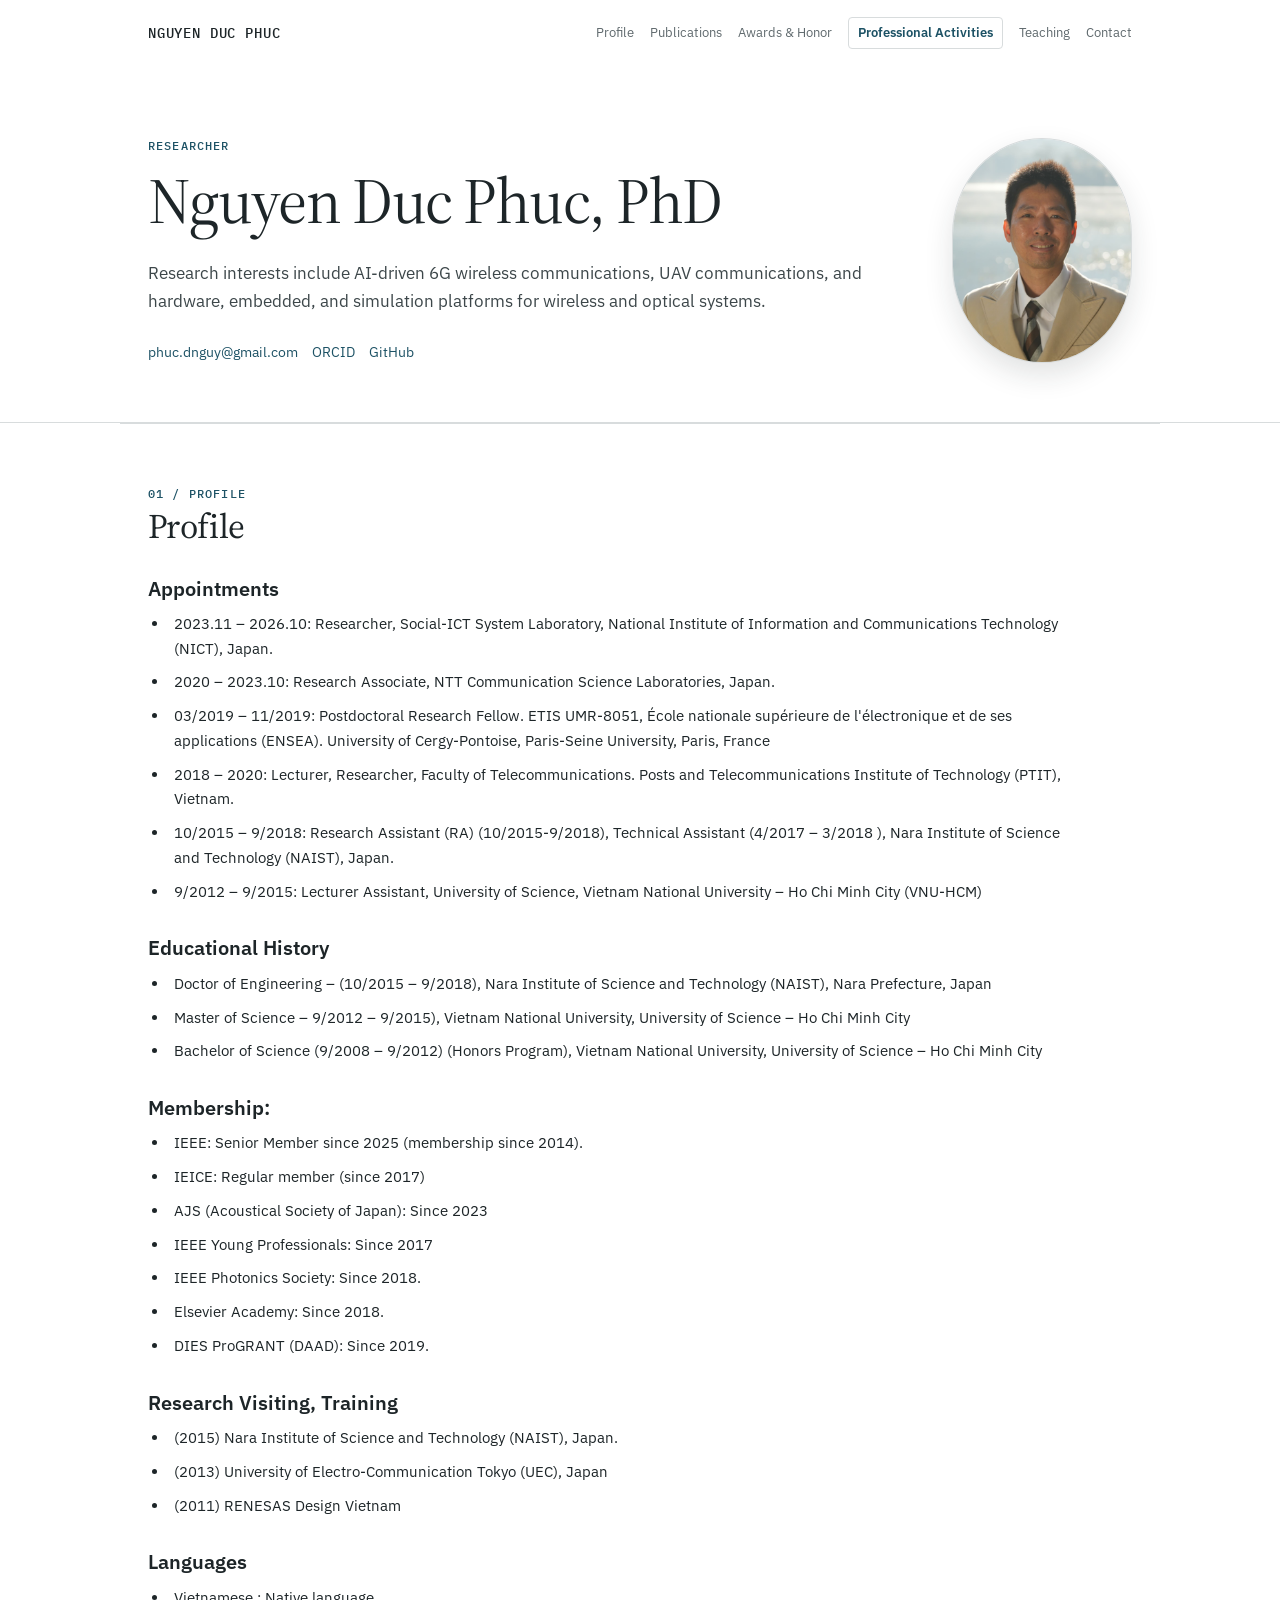
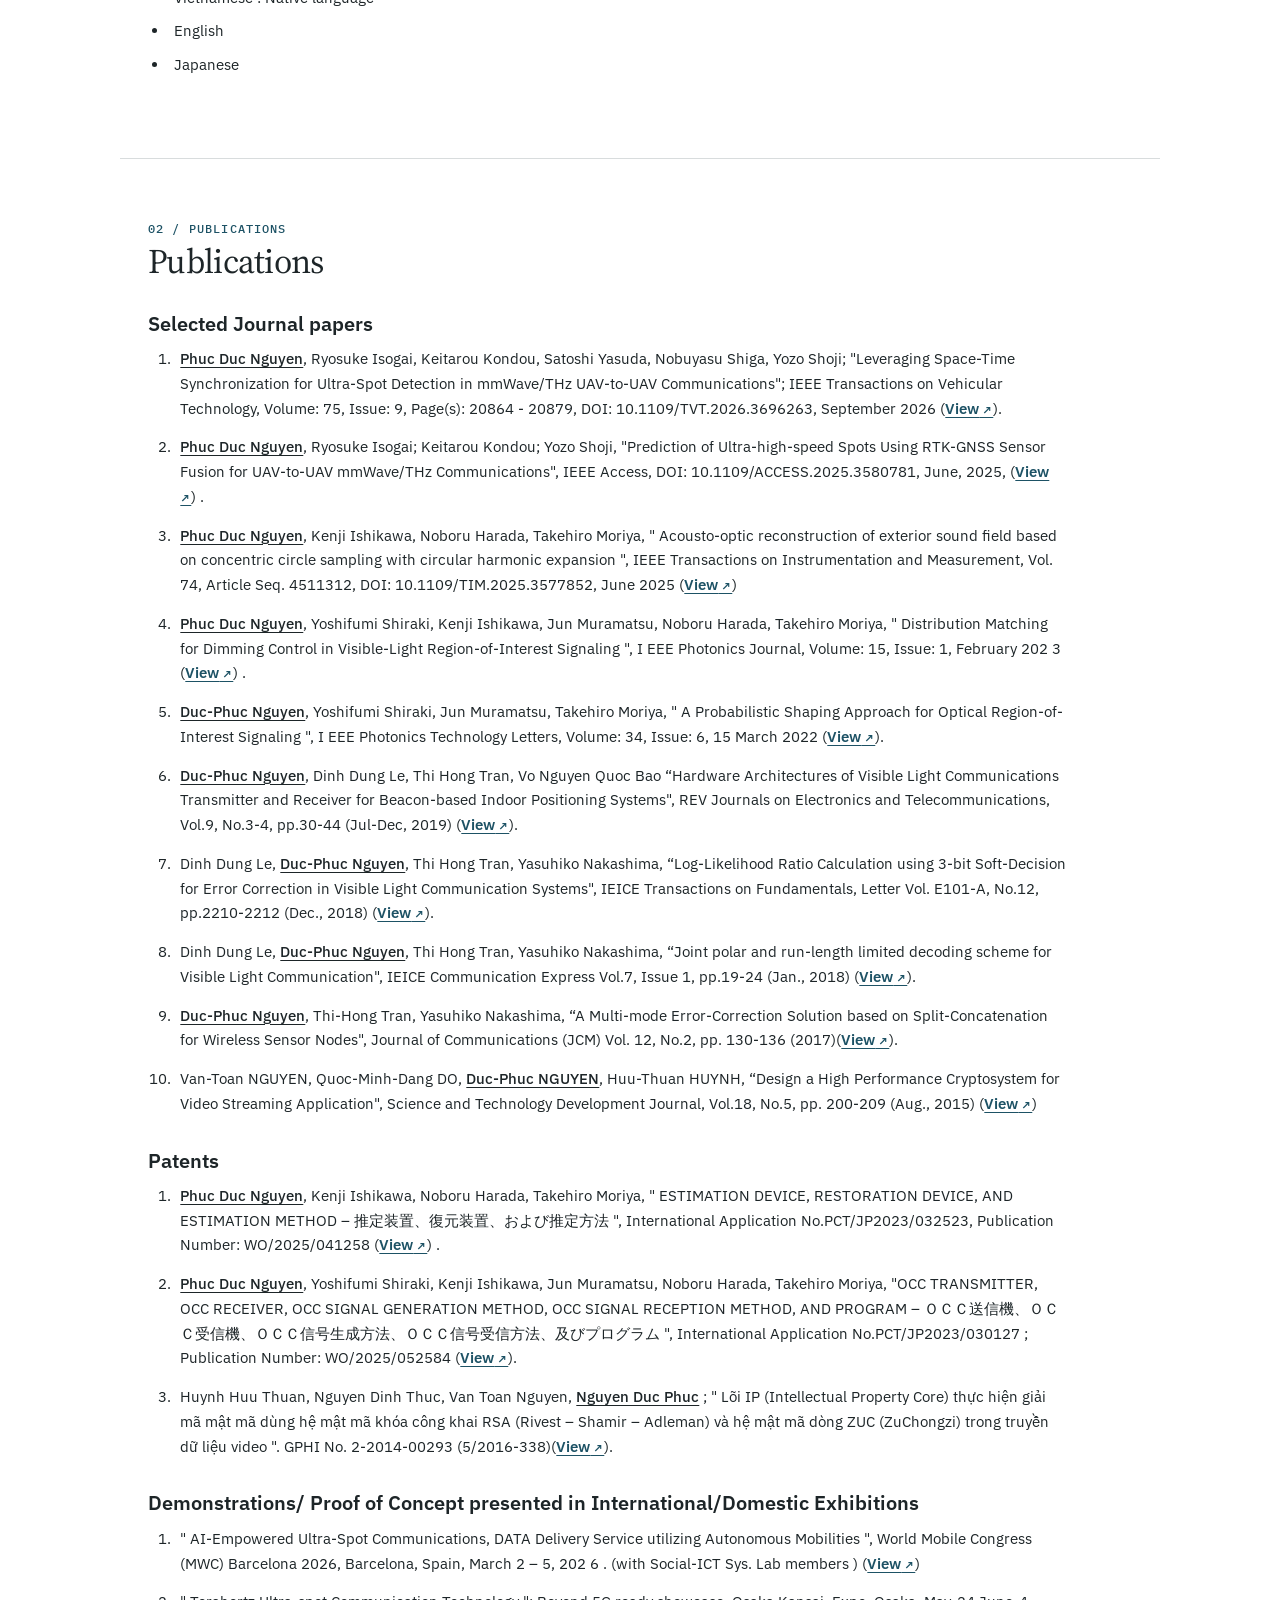
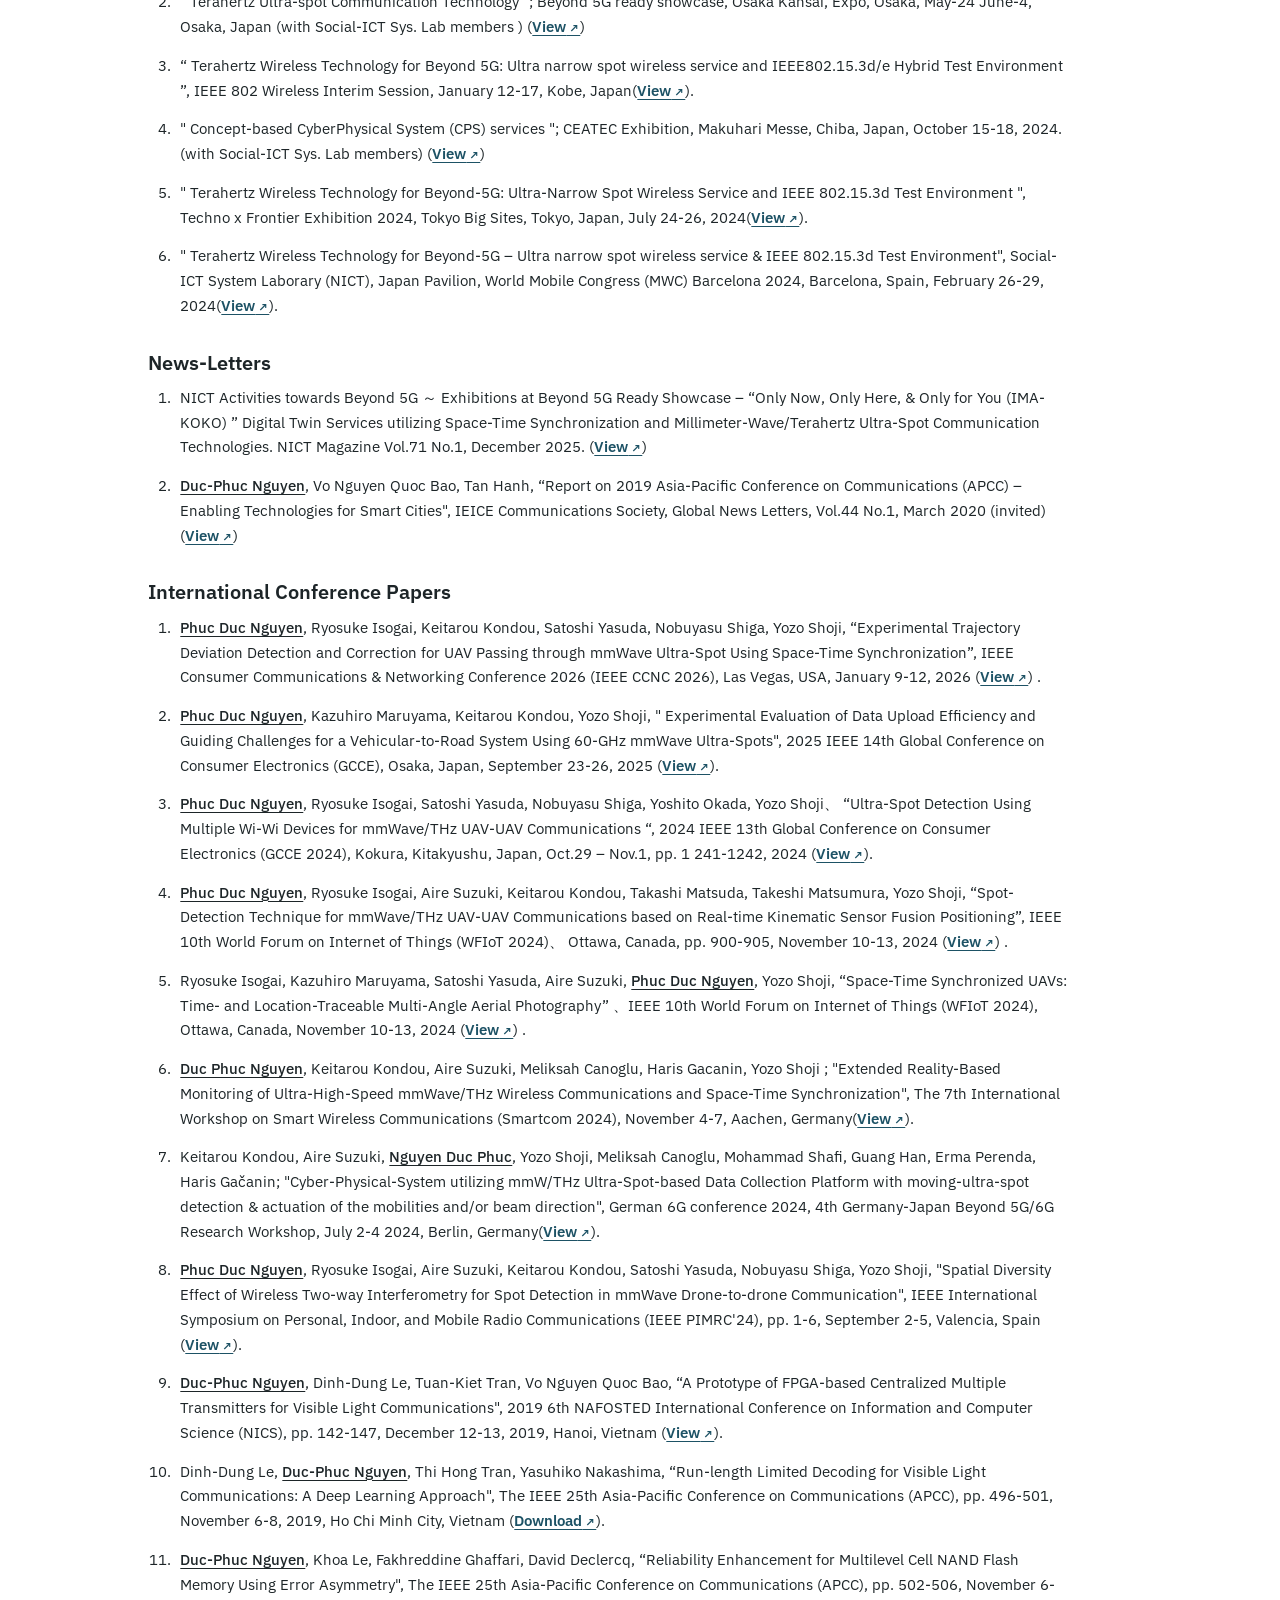
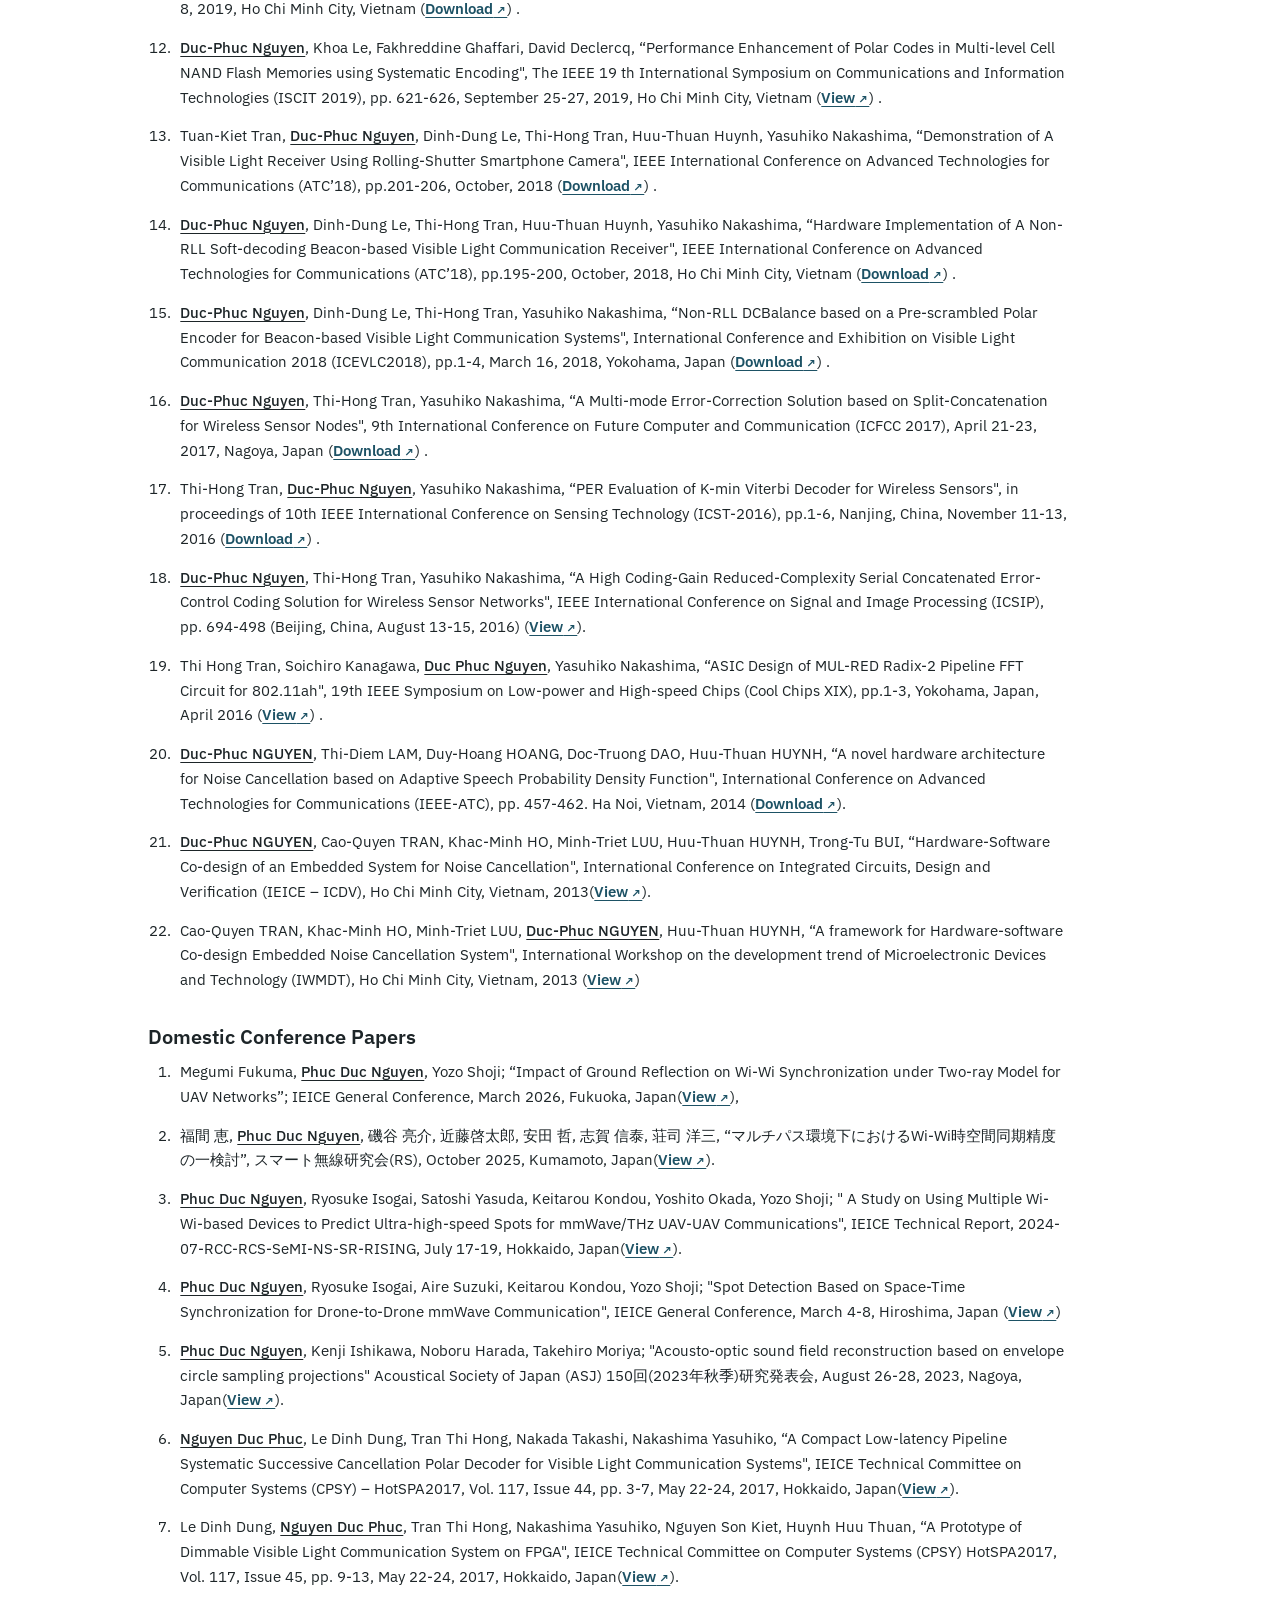
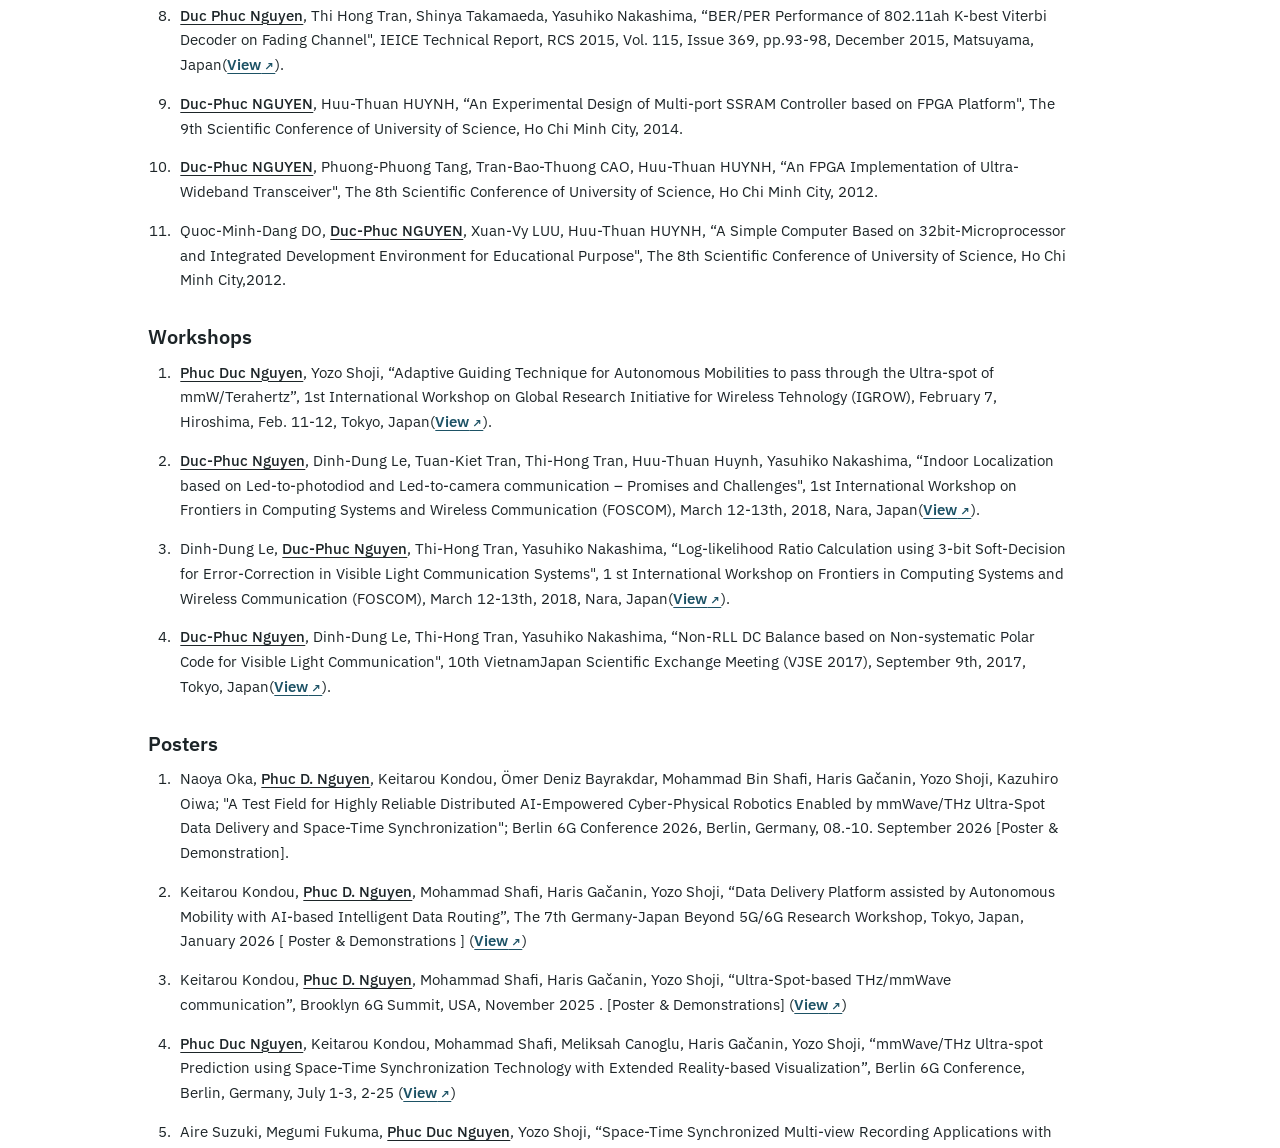
<file: awards.html>
<!doctype html><meta charset="utf-8"><meta http-equiv="refresh" content="0; url=index.html#awards"><title>Awards — Nguyen Duc Phuc</title><p>Redirecting to <a href="index.html#awards">Awards</a>…</p>
</file>
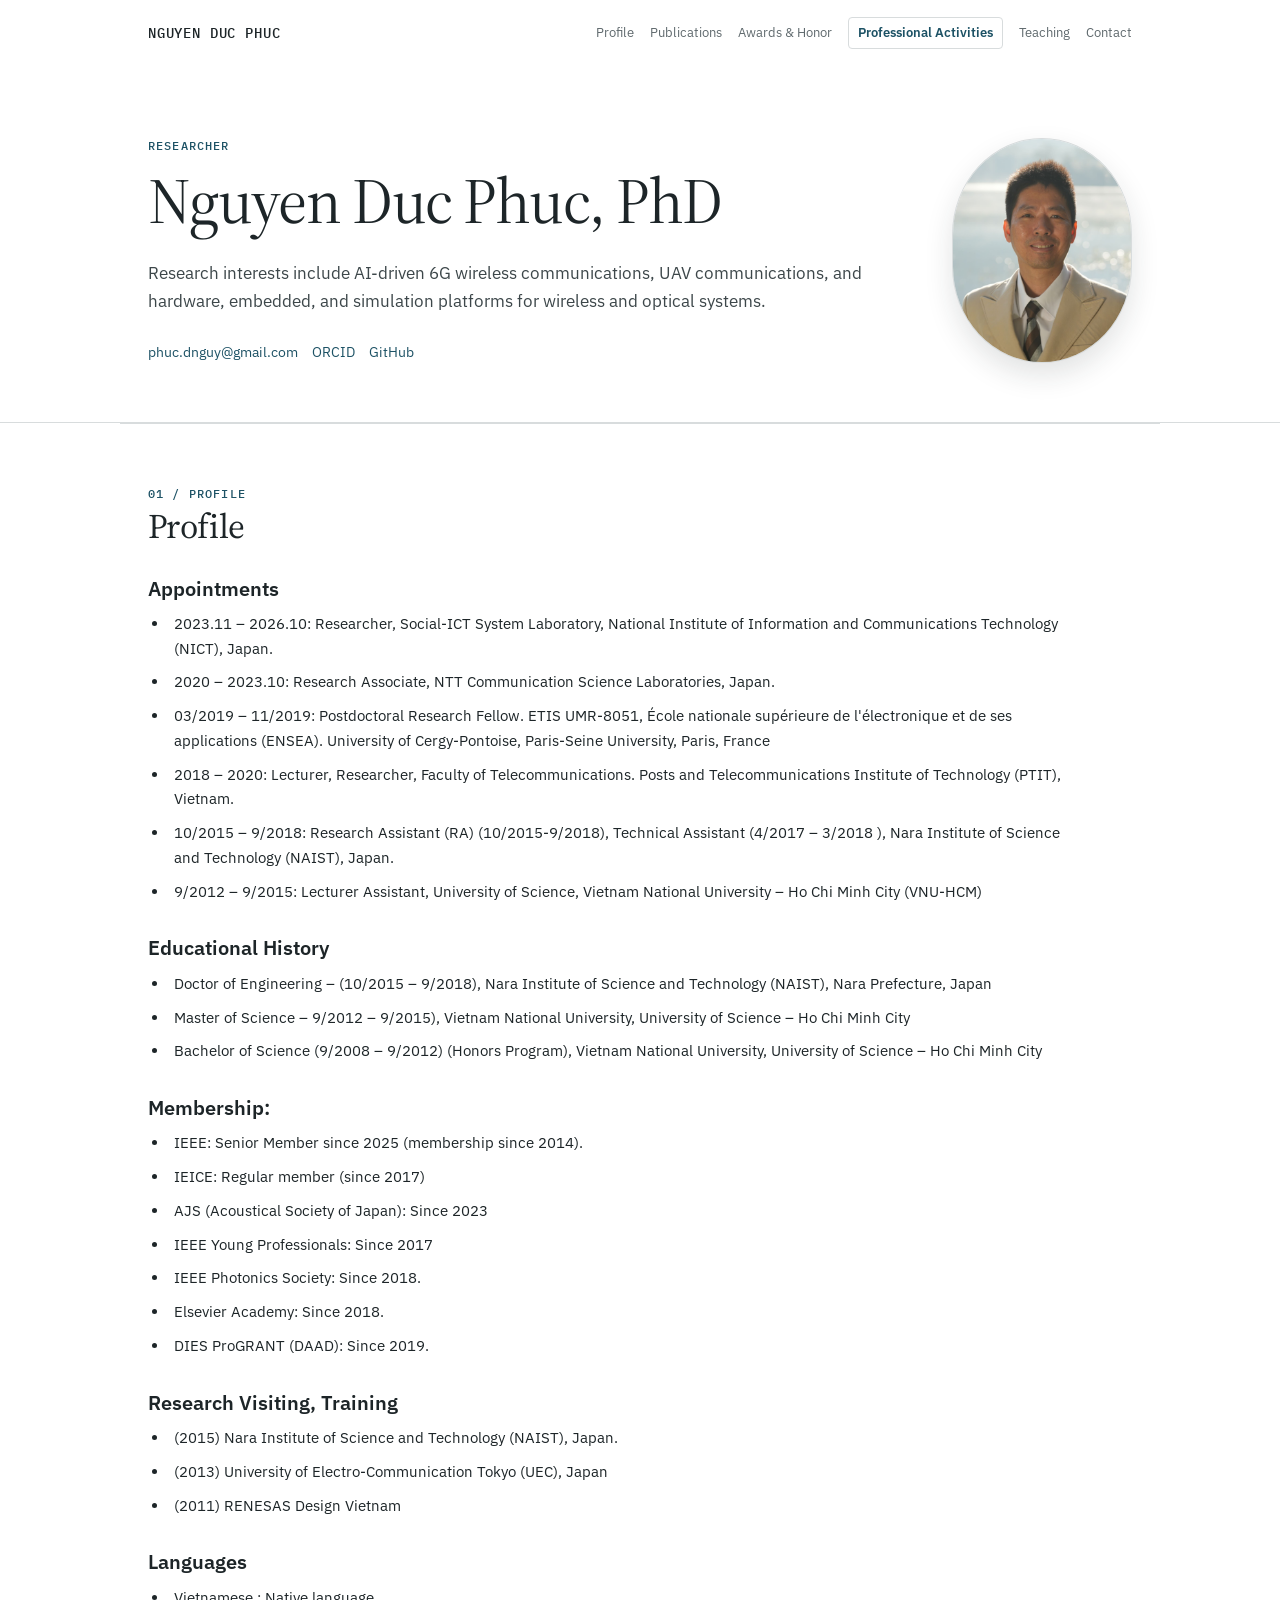
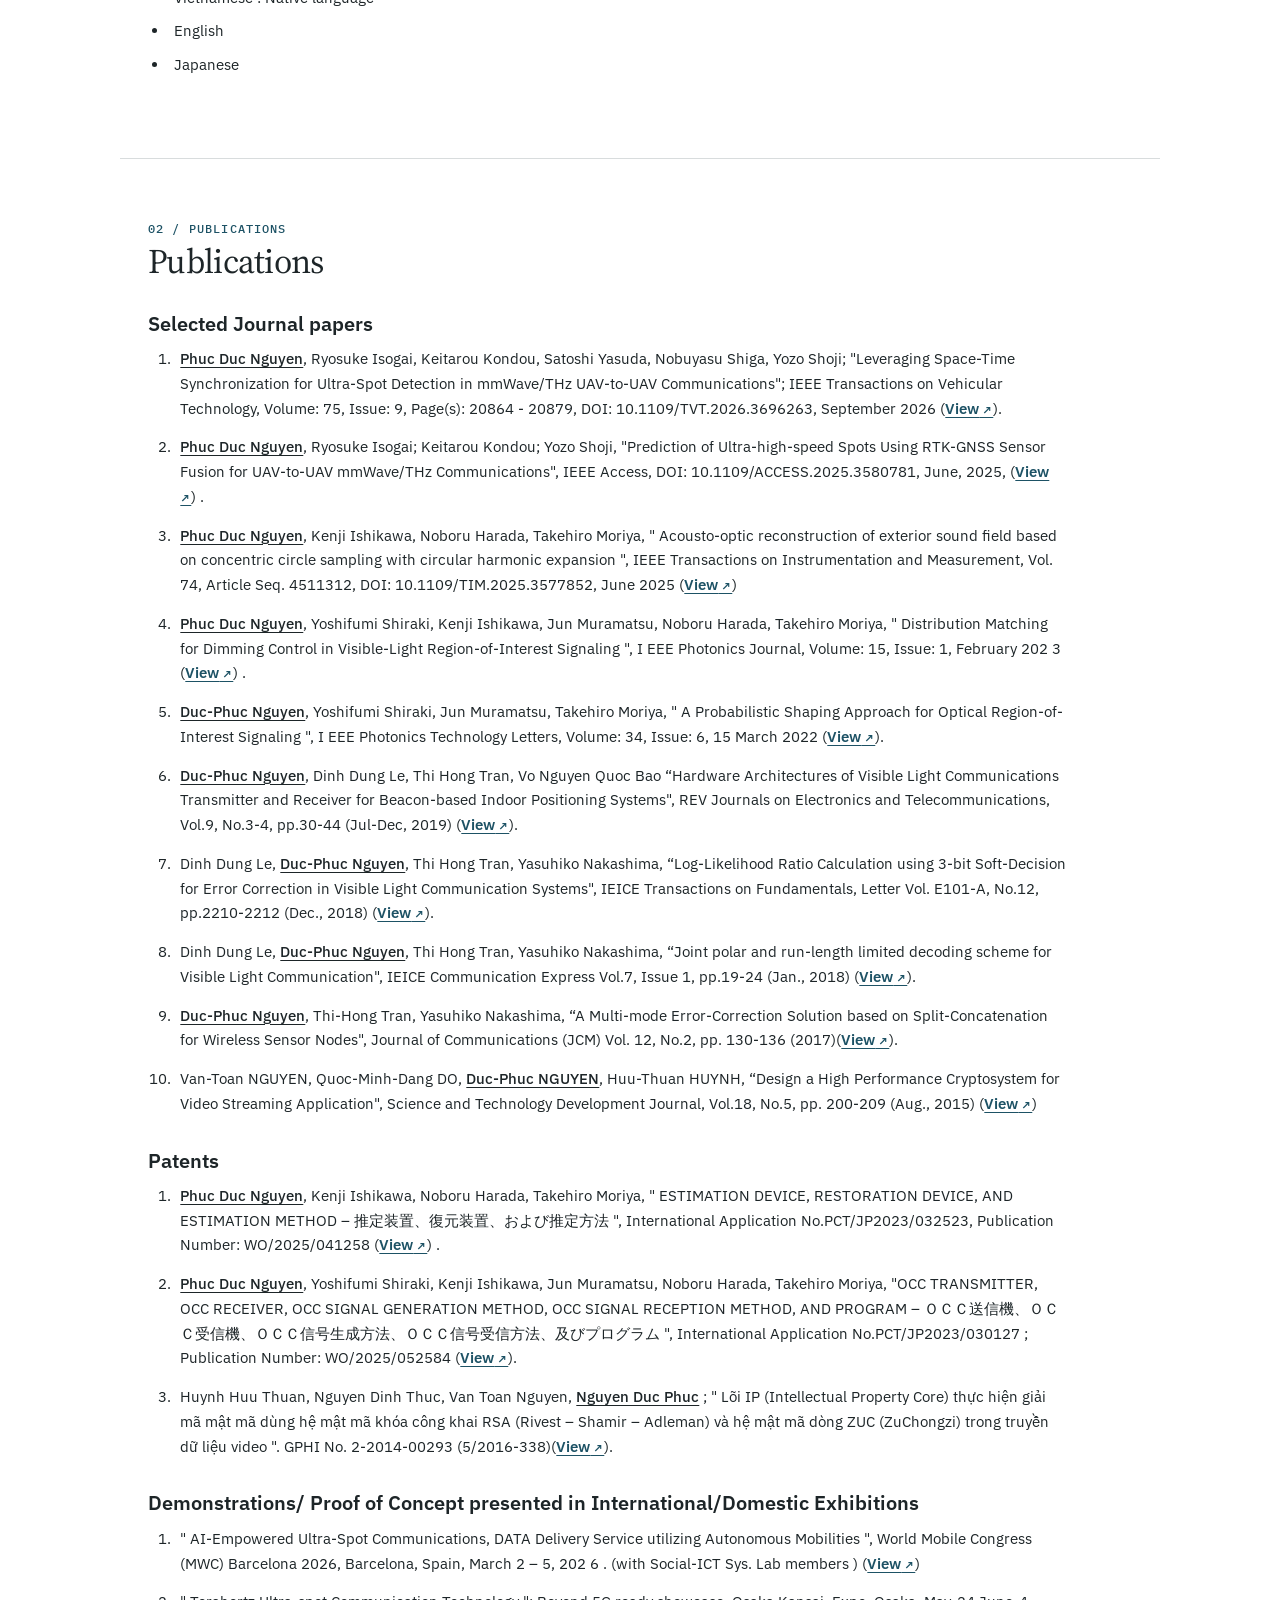
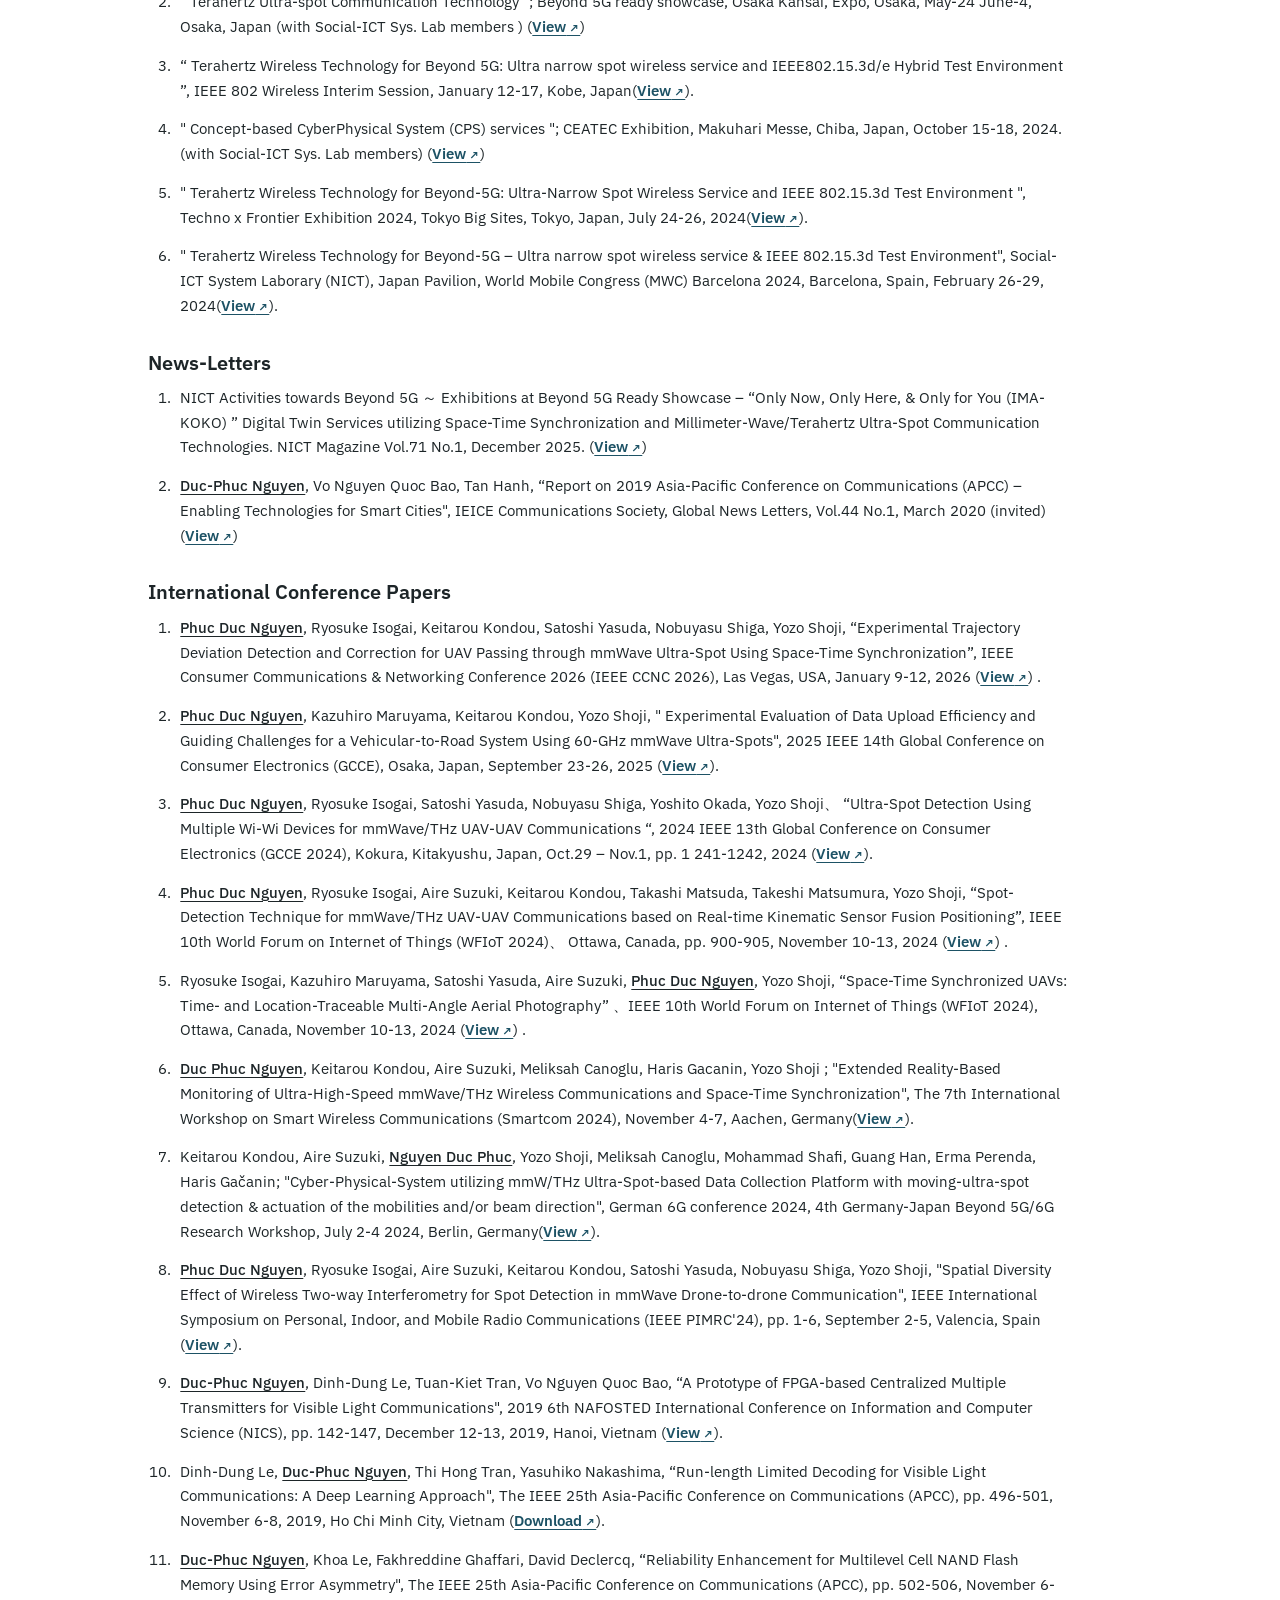
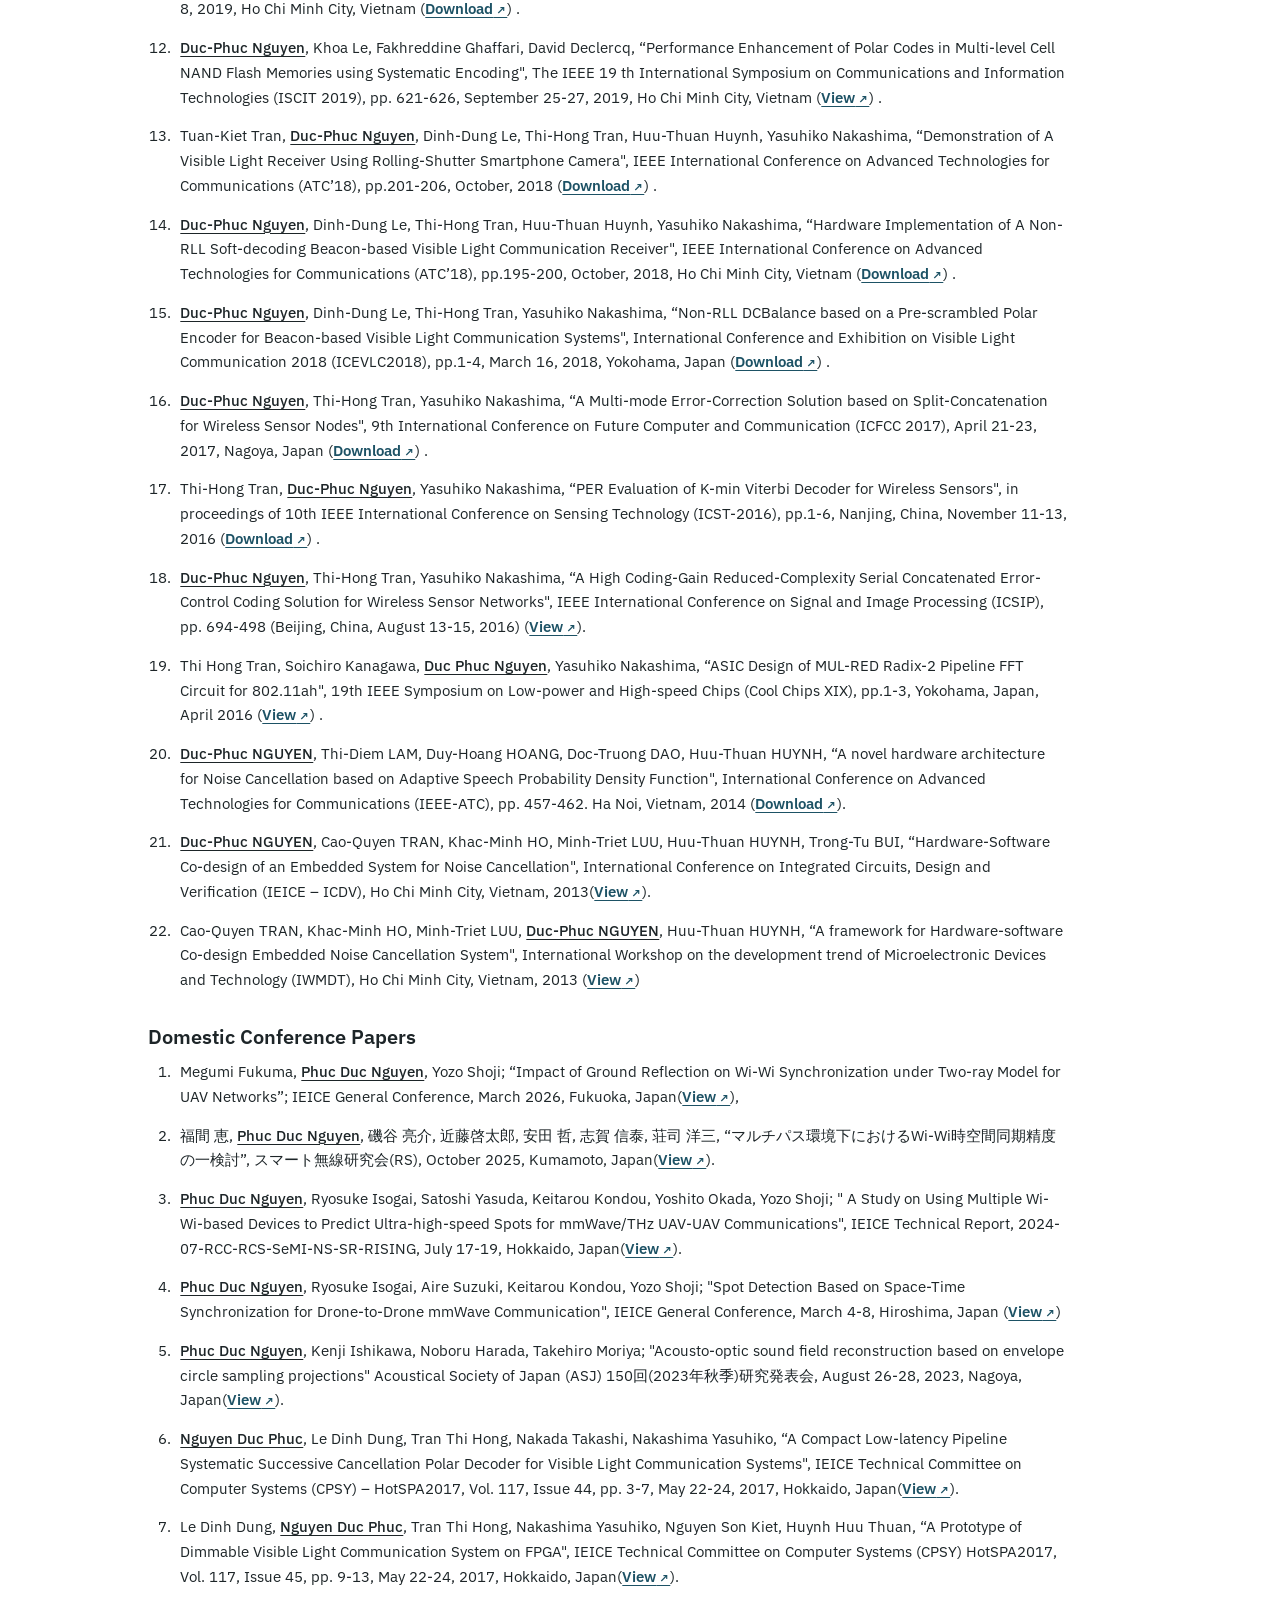
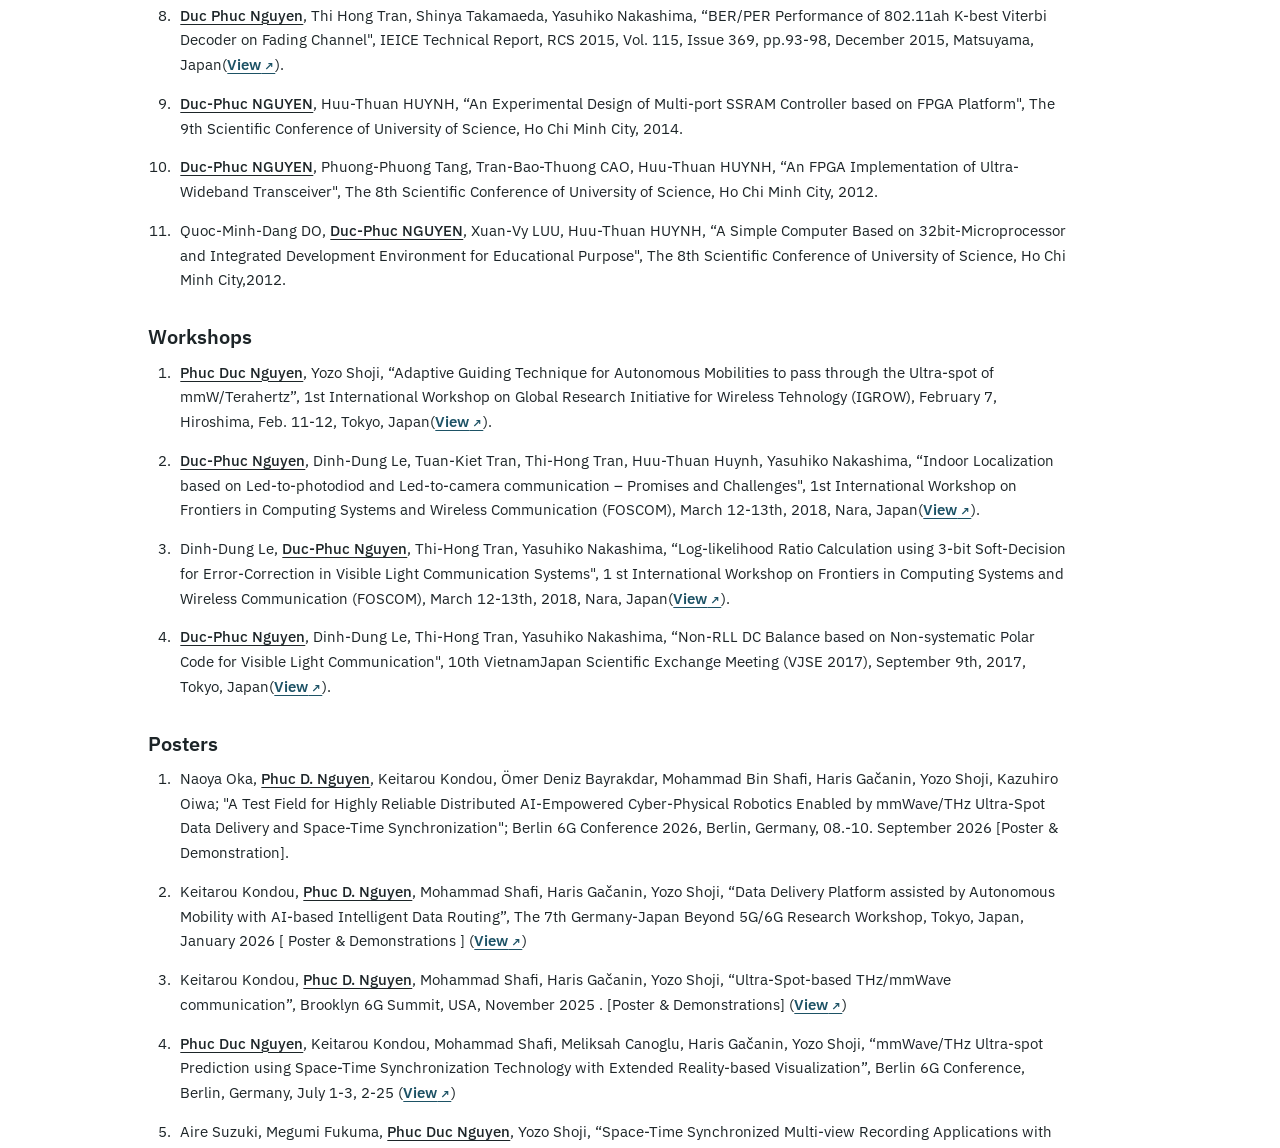
<file: contact.html>
<!doctype html><meta charset="utf-8"><meta http-equiv="refresh" content="0; url=index.html#contact"><title>Contact — Nguyen Duc Phuc</title><p>Redirecting to <a href="index.html#contact">Contact</a>…</p>
</file>
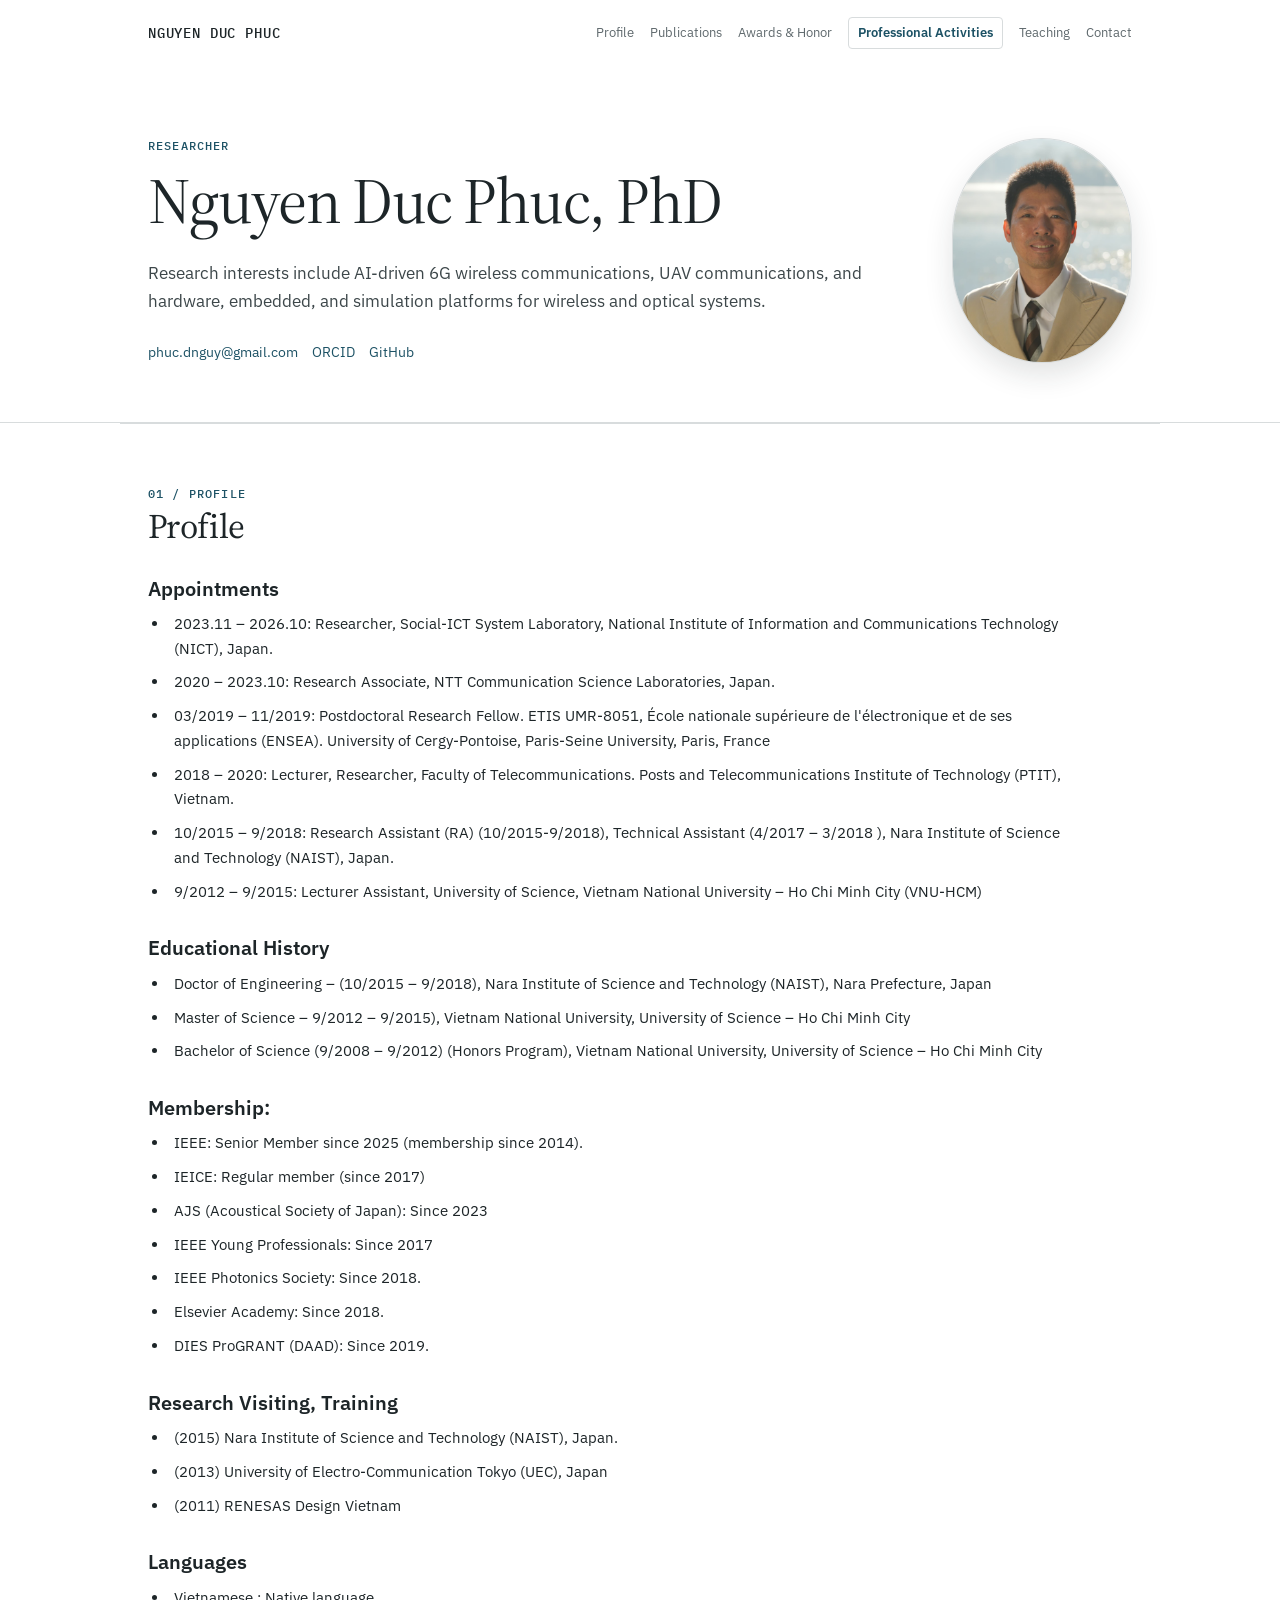
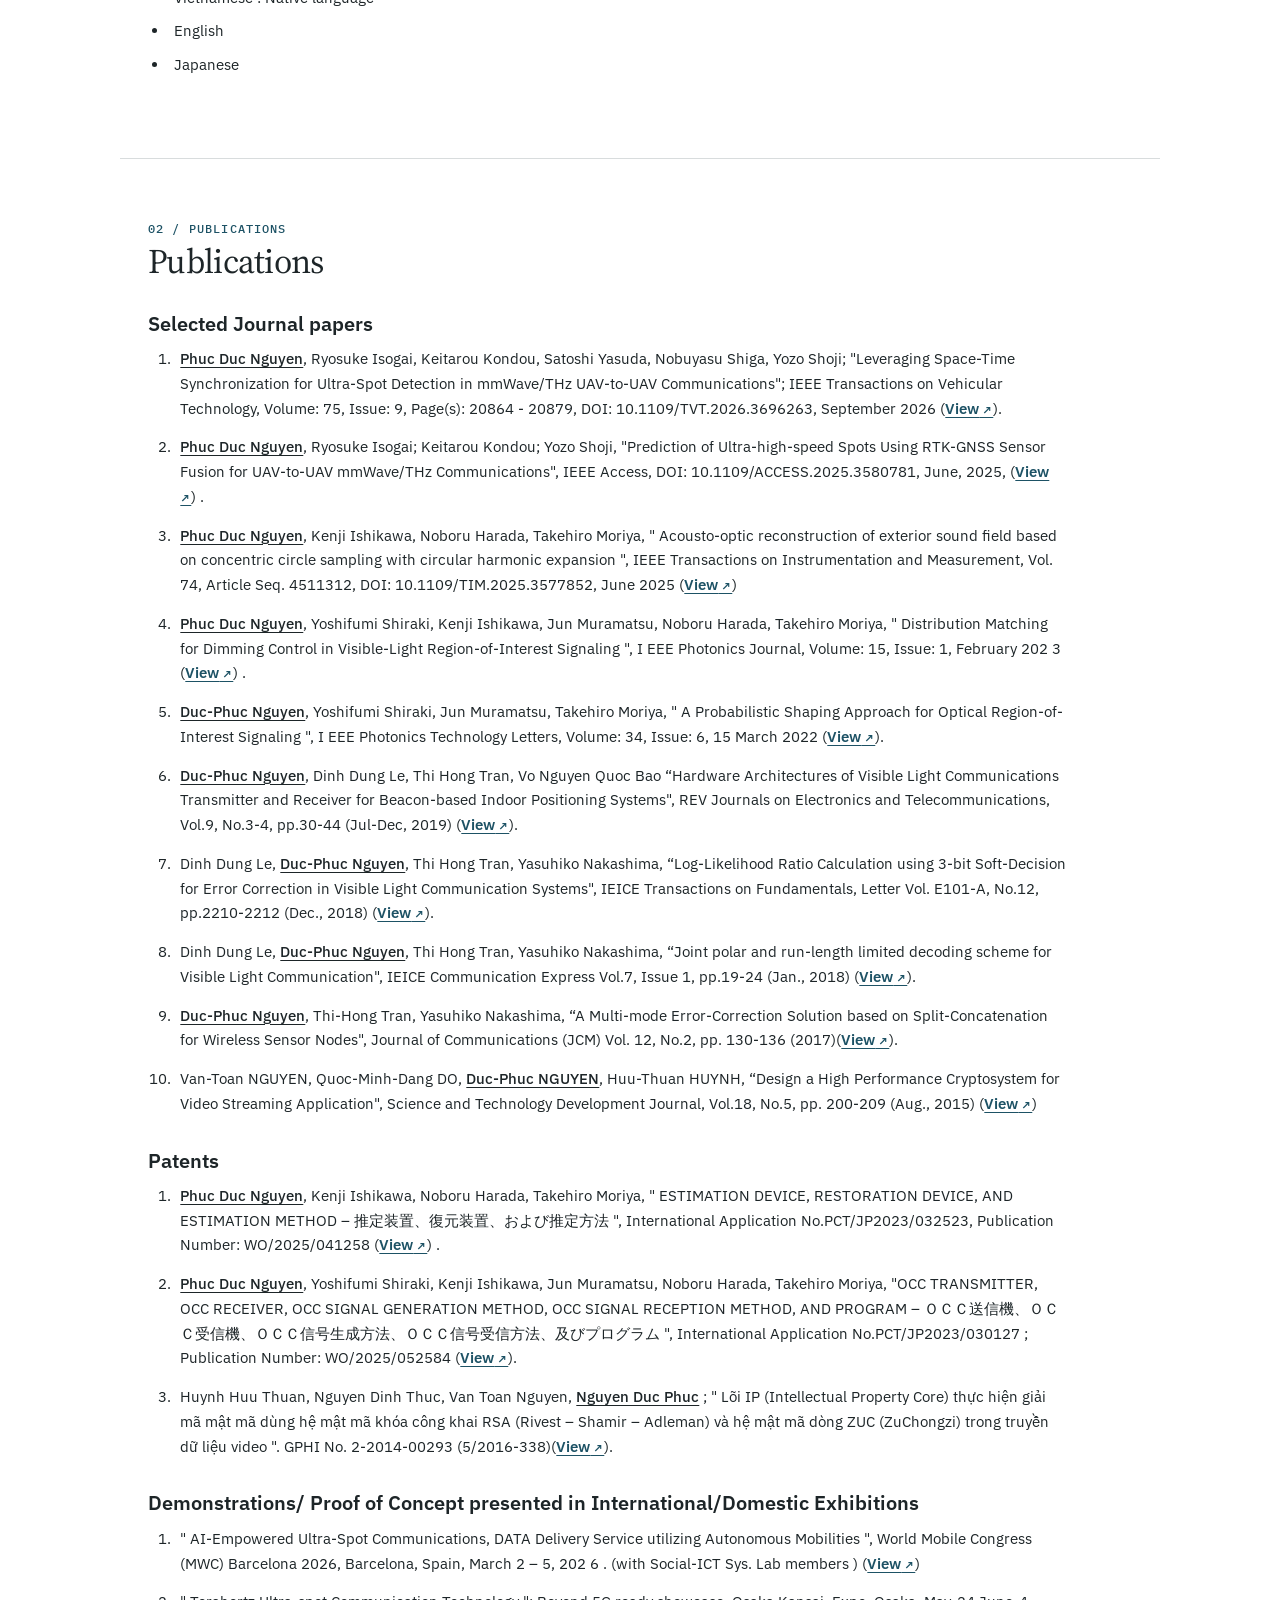
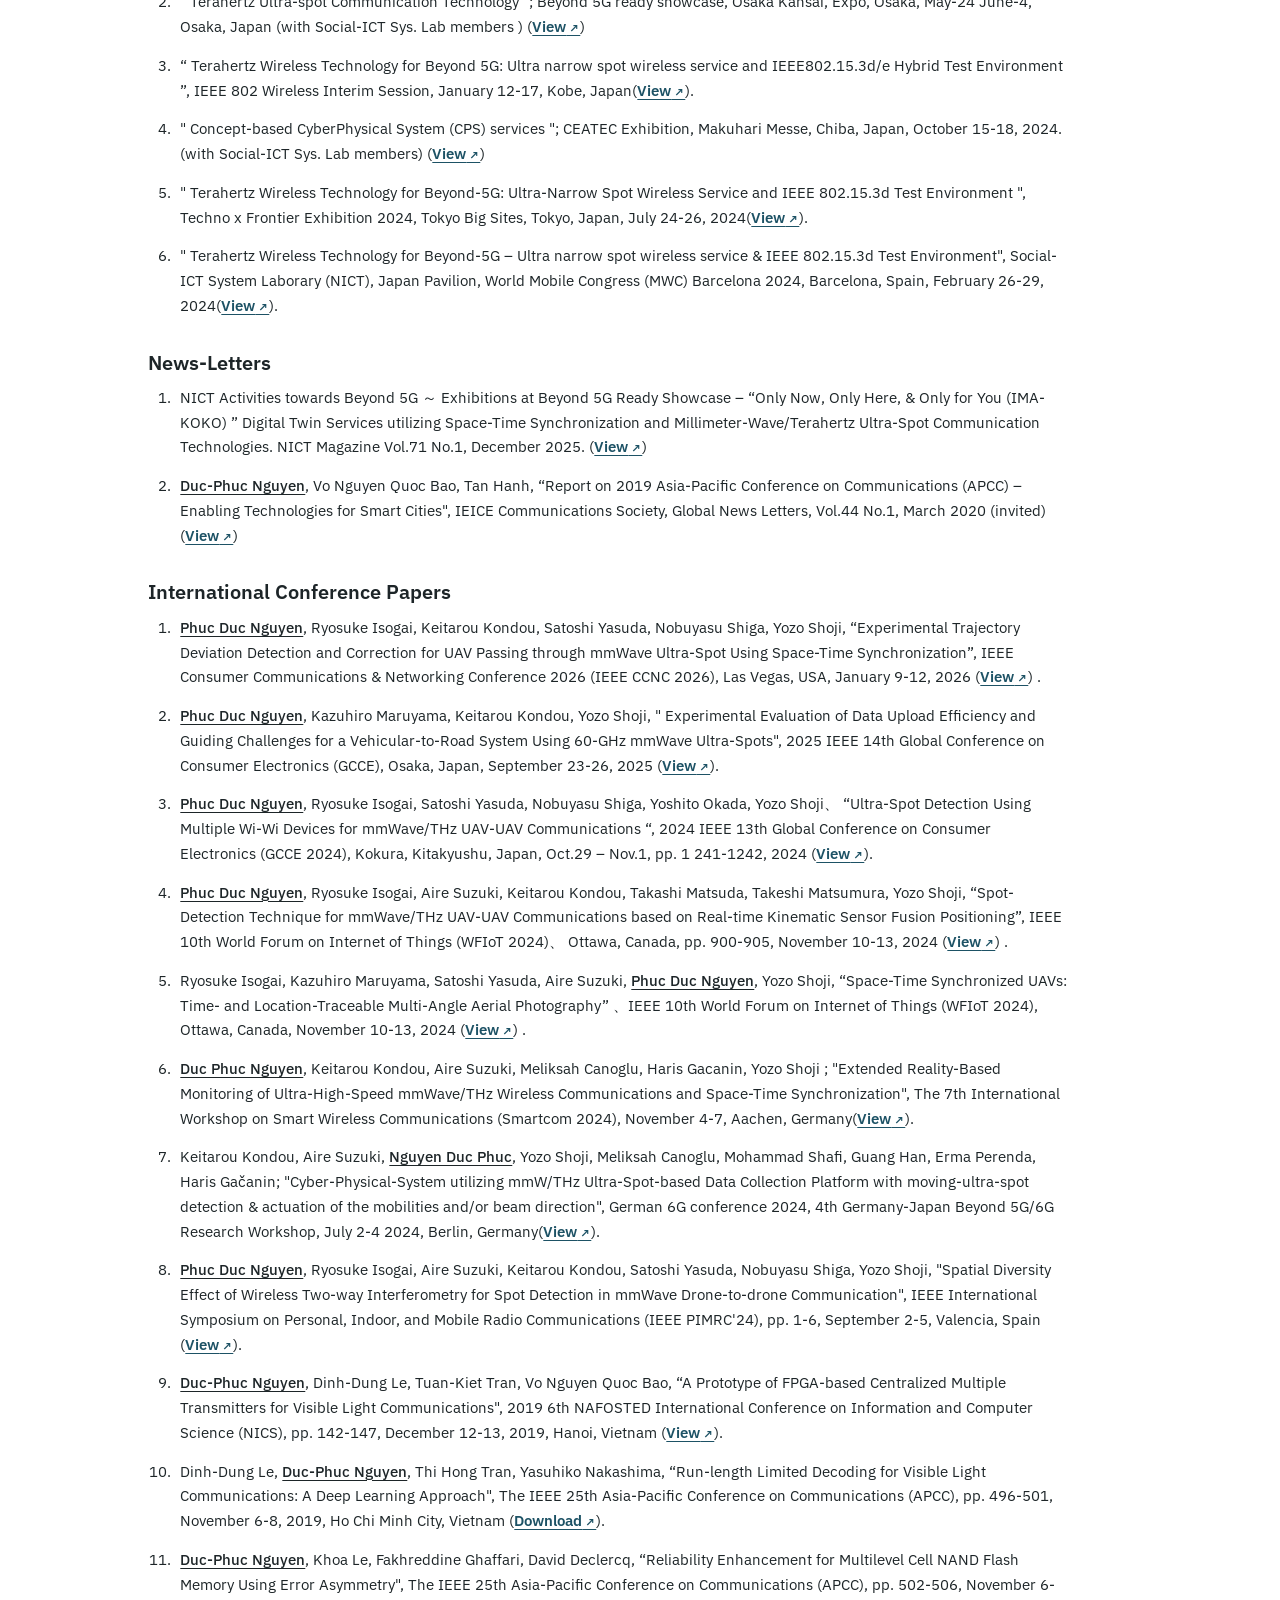
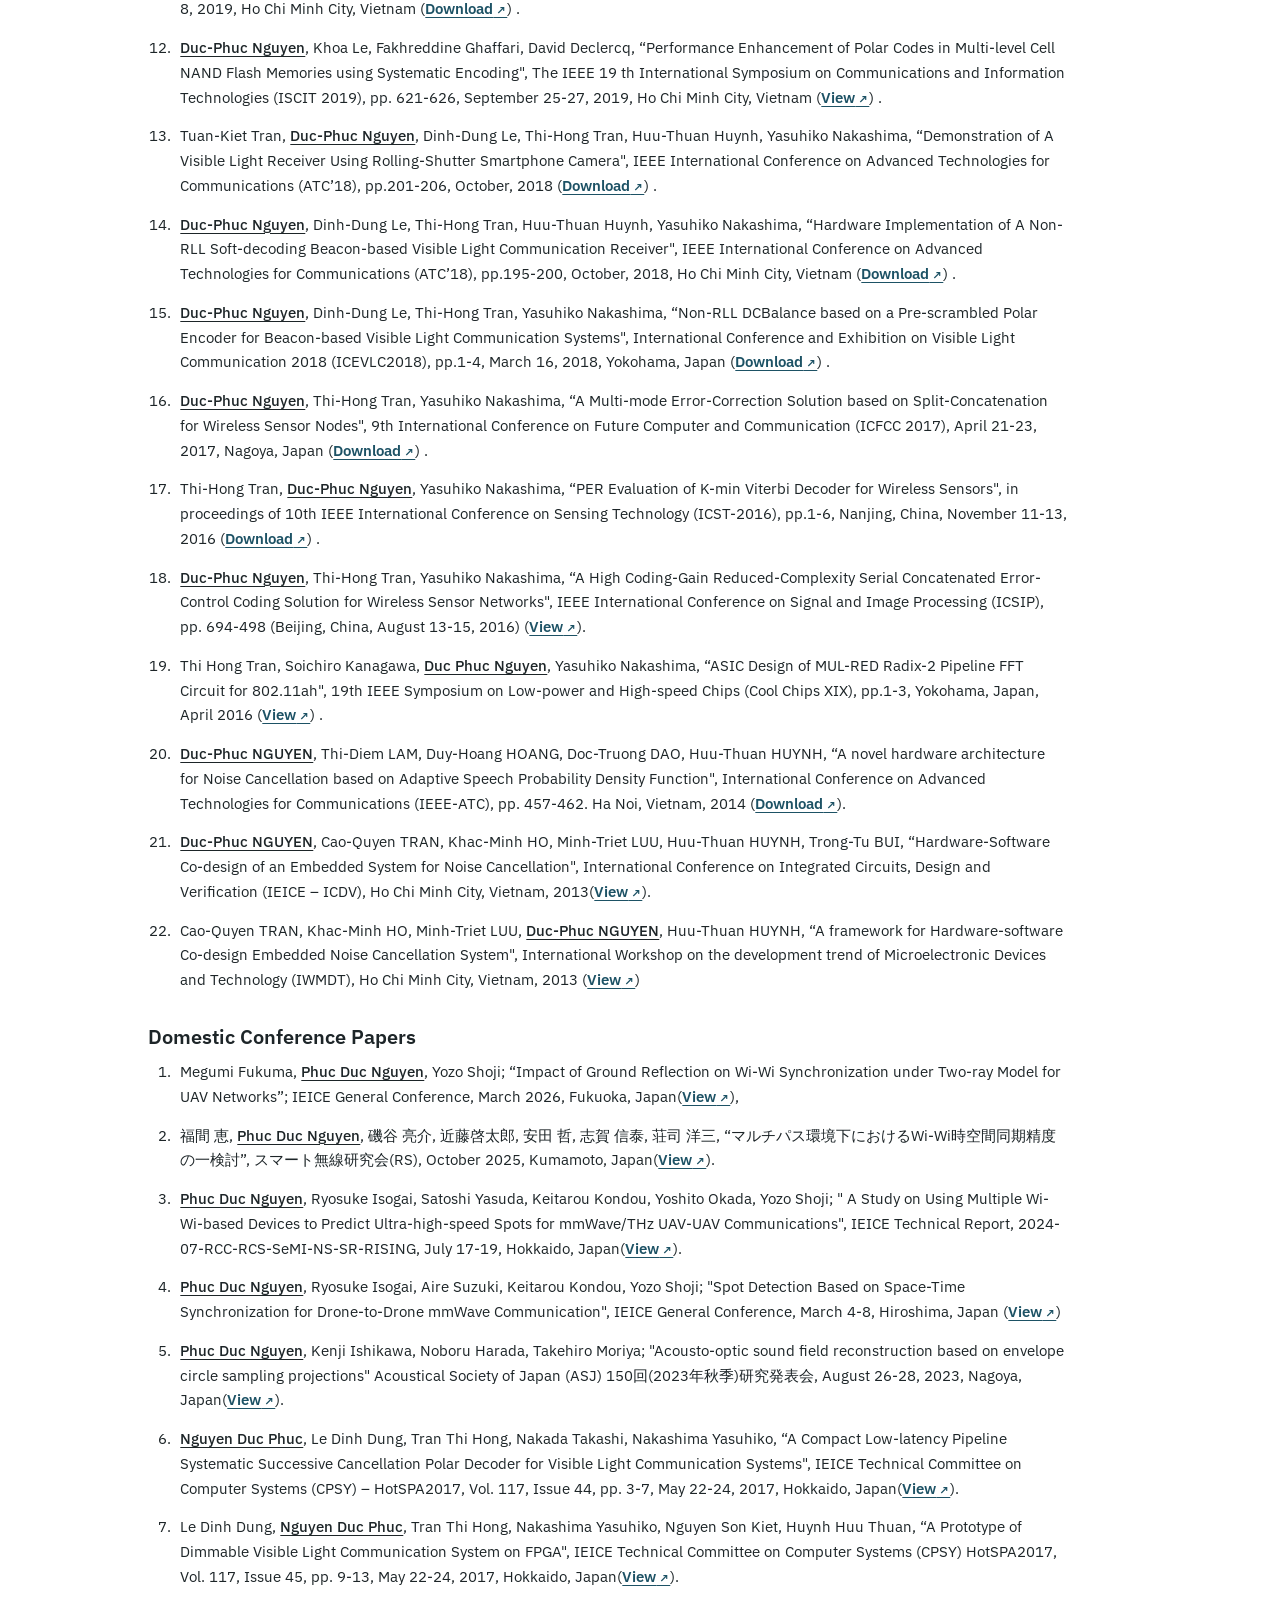
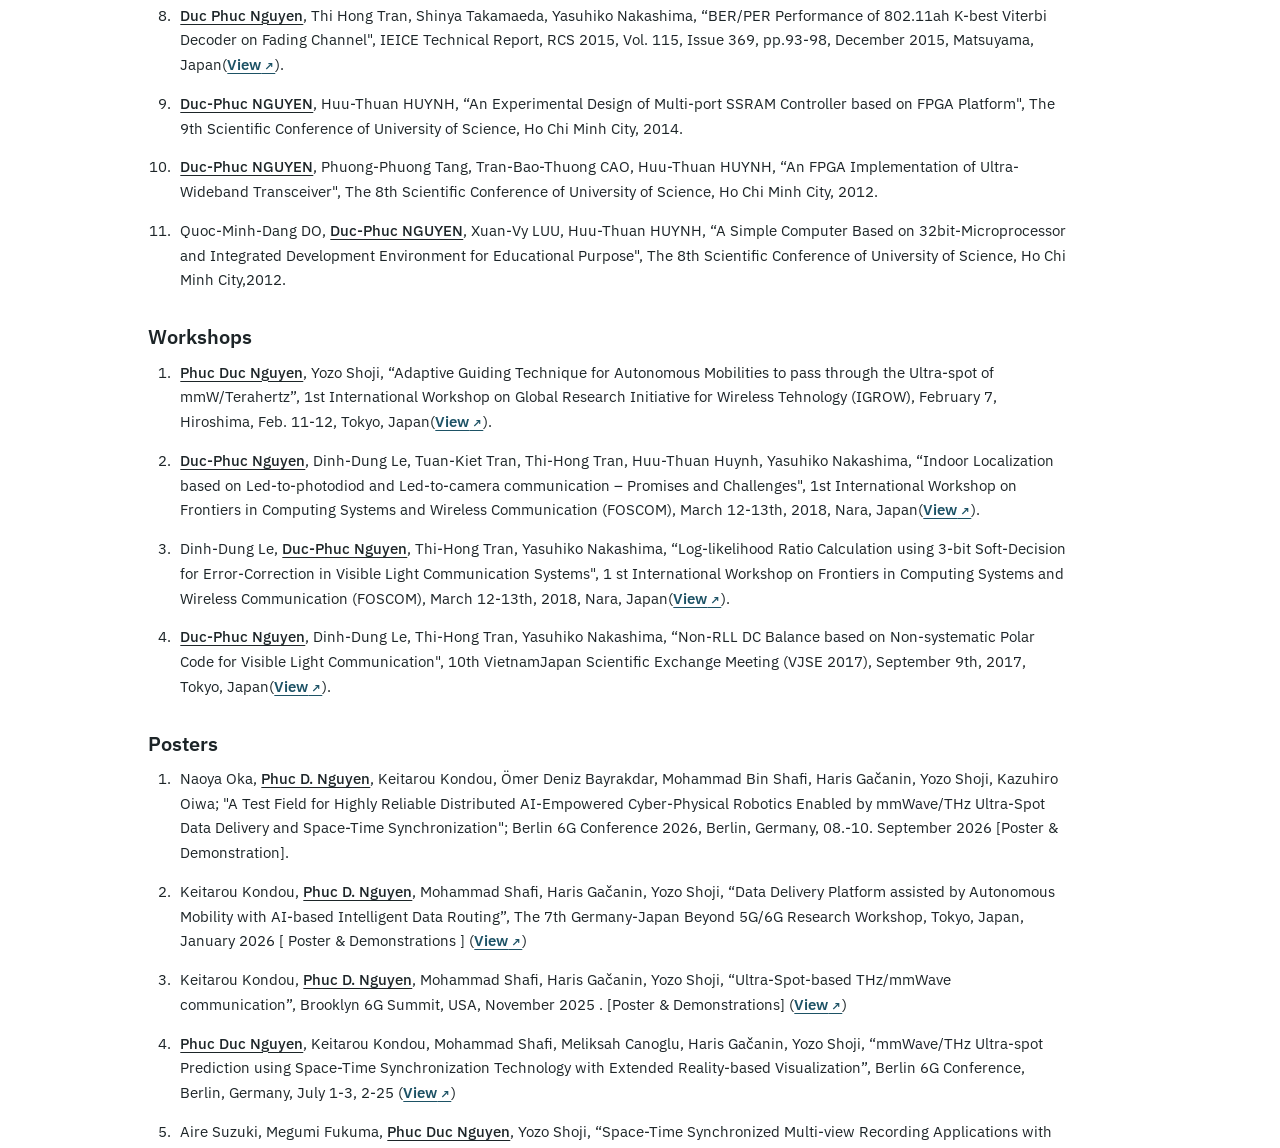
<file: profile.html>
<!doctype html><meta charset="utf-8"><meta http-equiv="refresh" content="0; url=index.html#profile"><title>Profile — Nguyen Duc Phuc</title><p>Redirecting to <a href="index.html#profile">Profile</a>…</p>
</file>
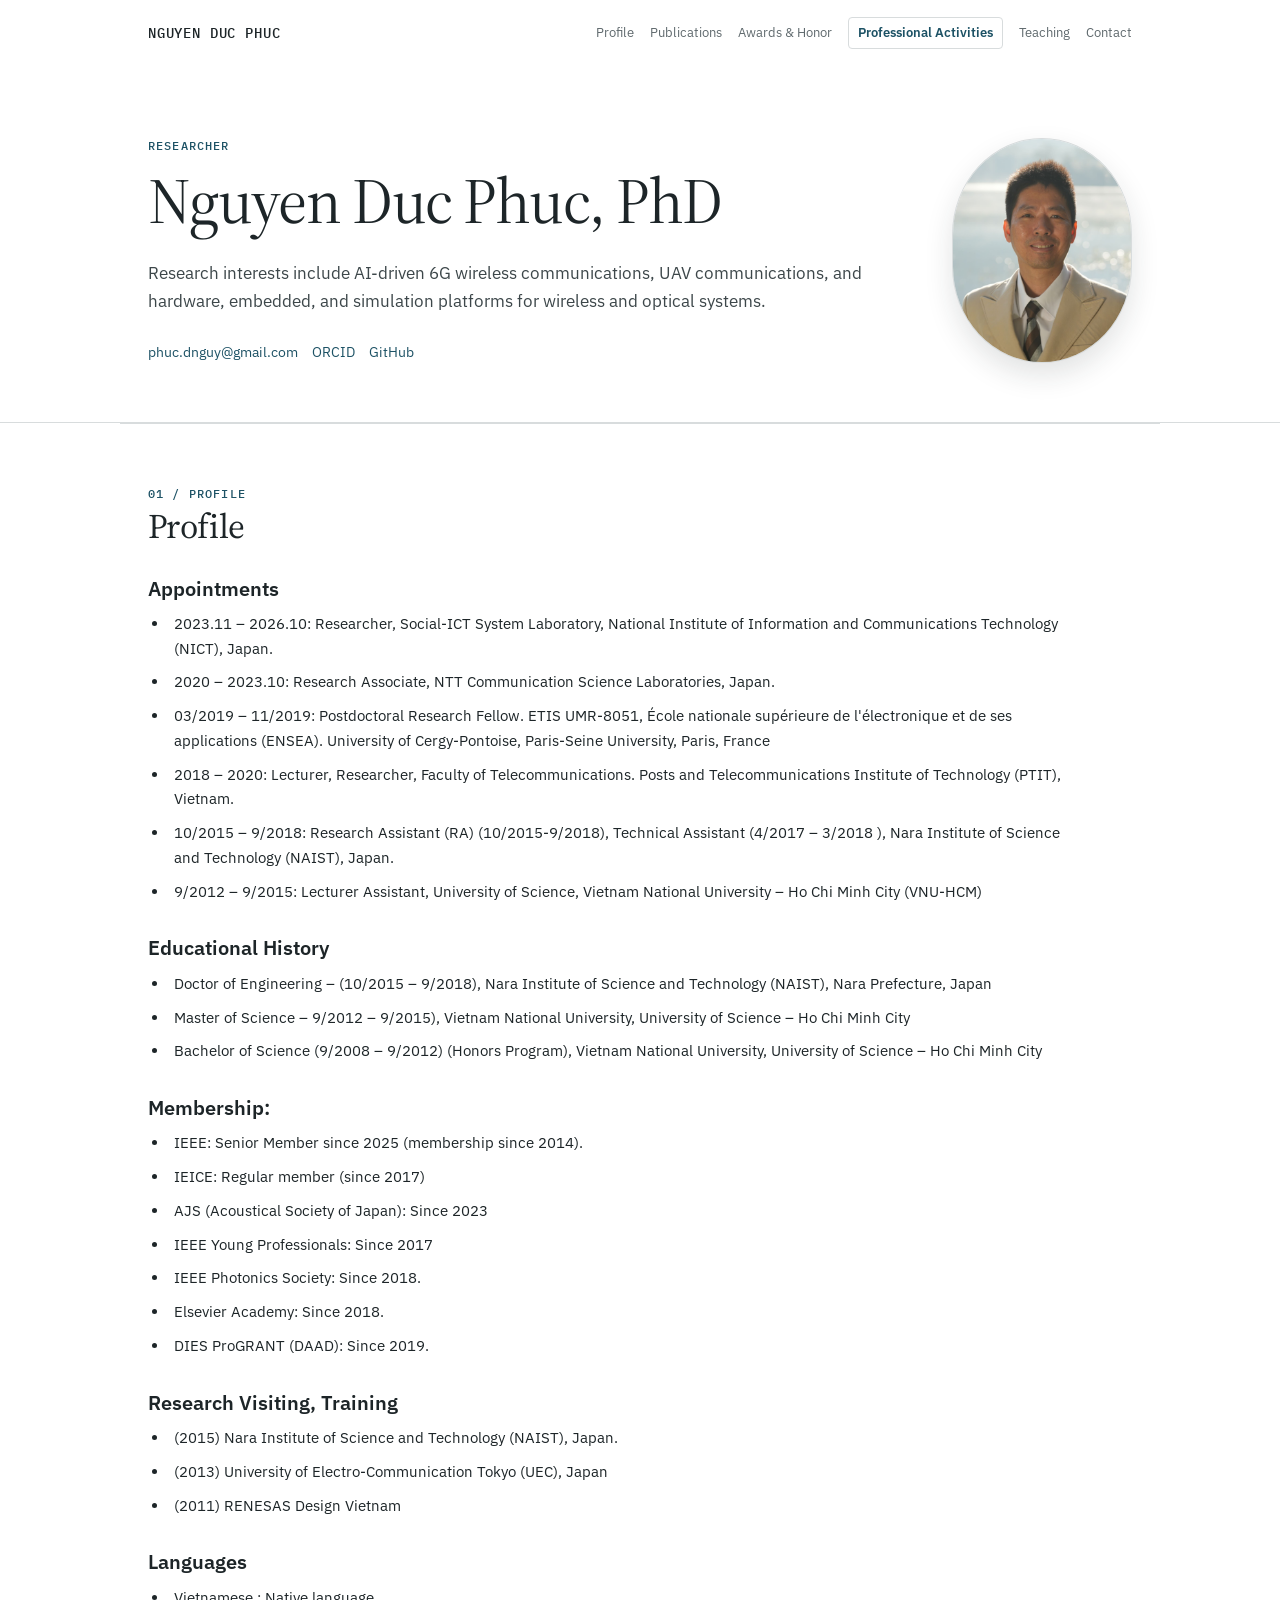
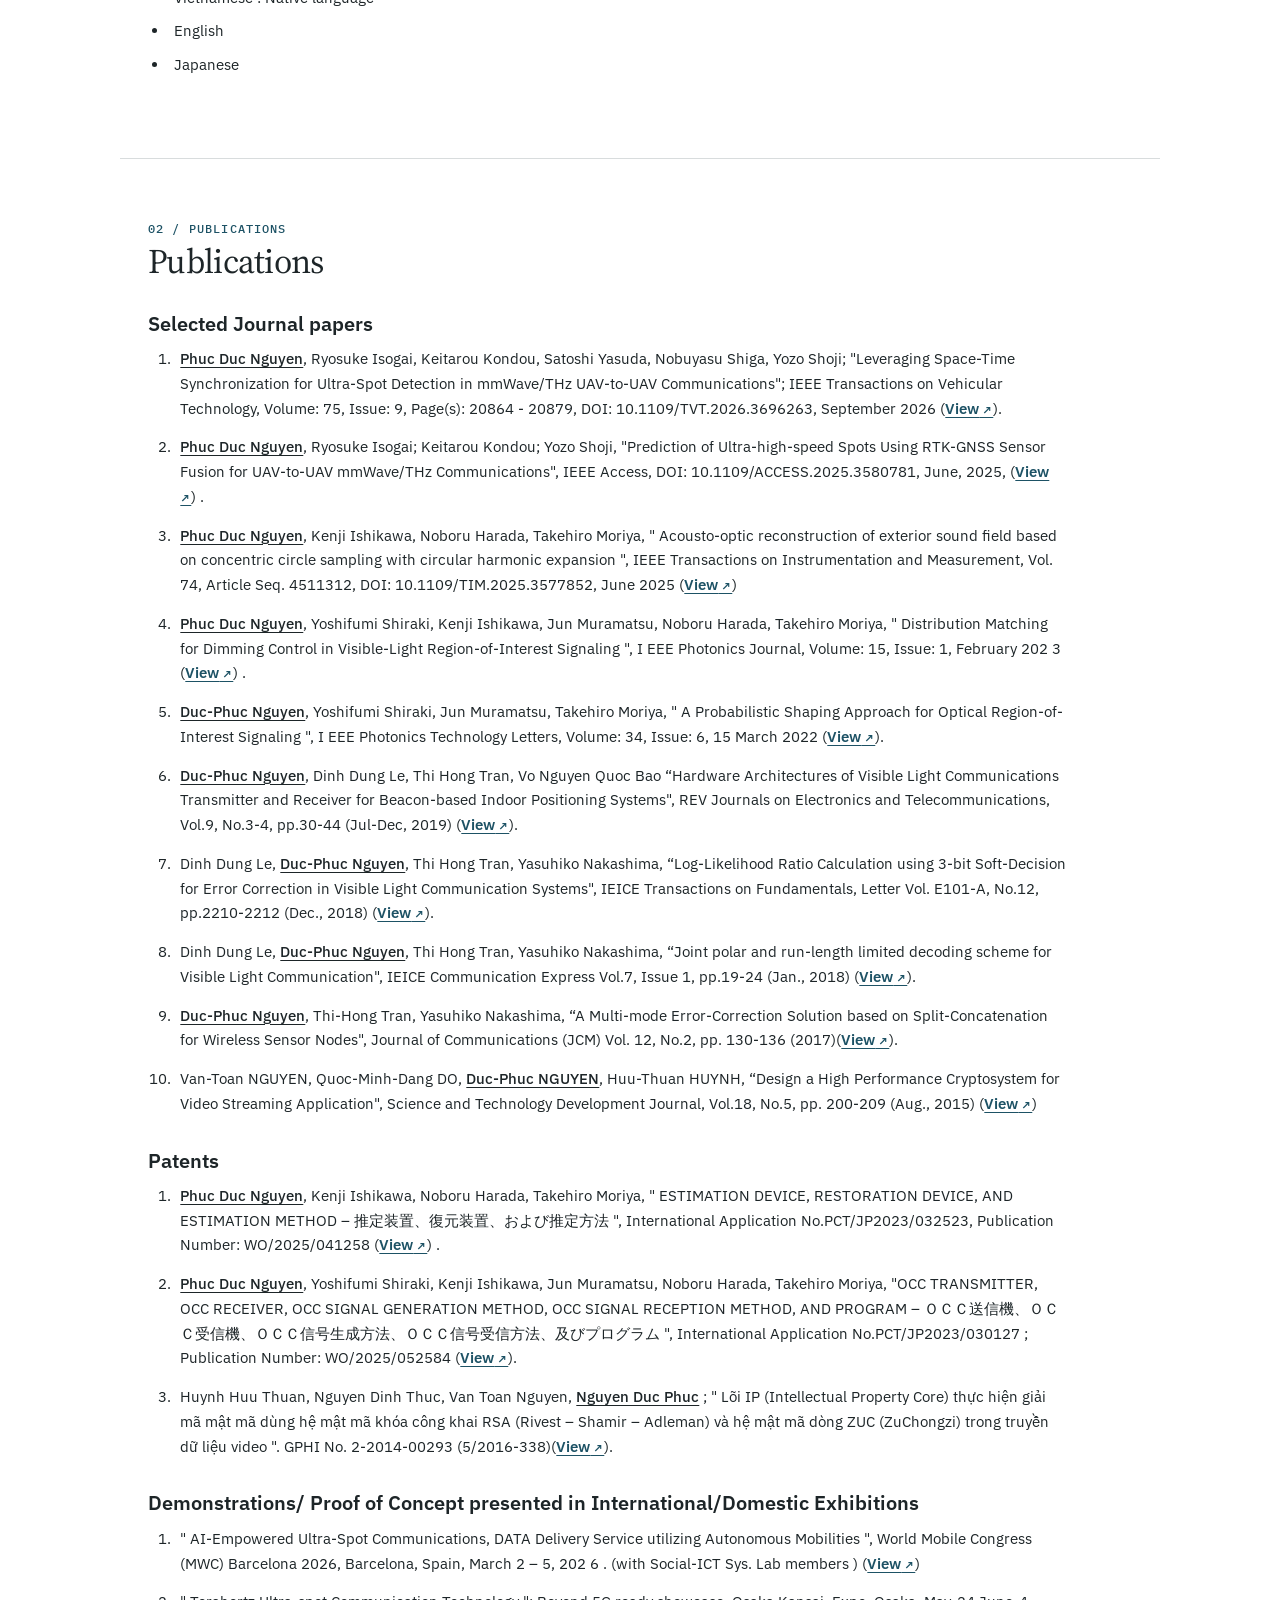
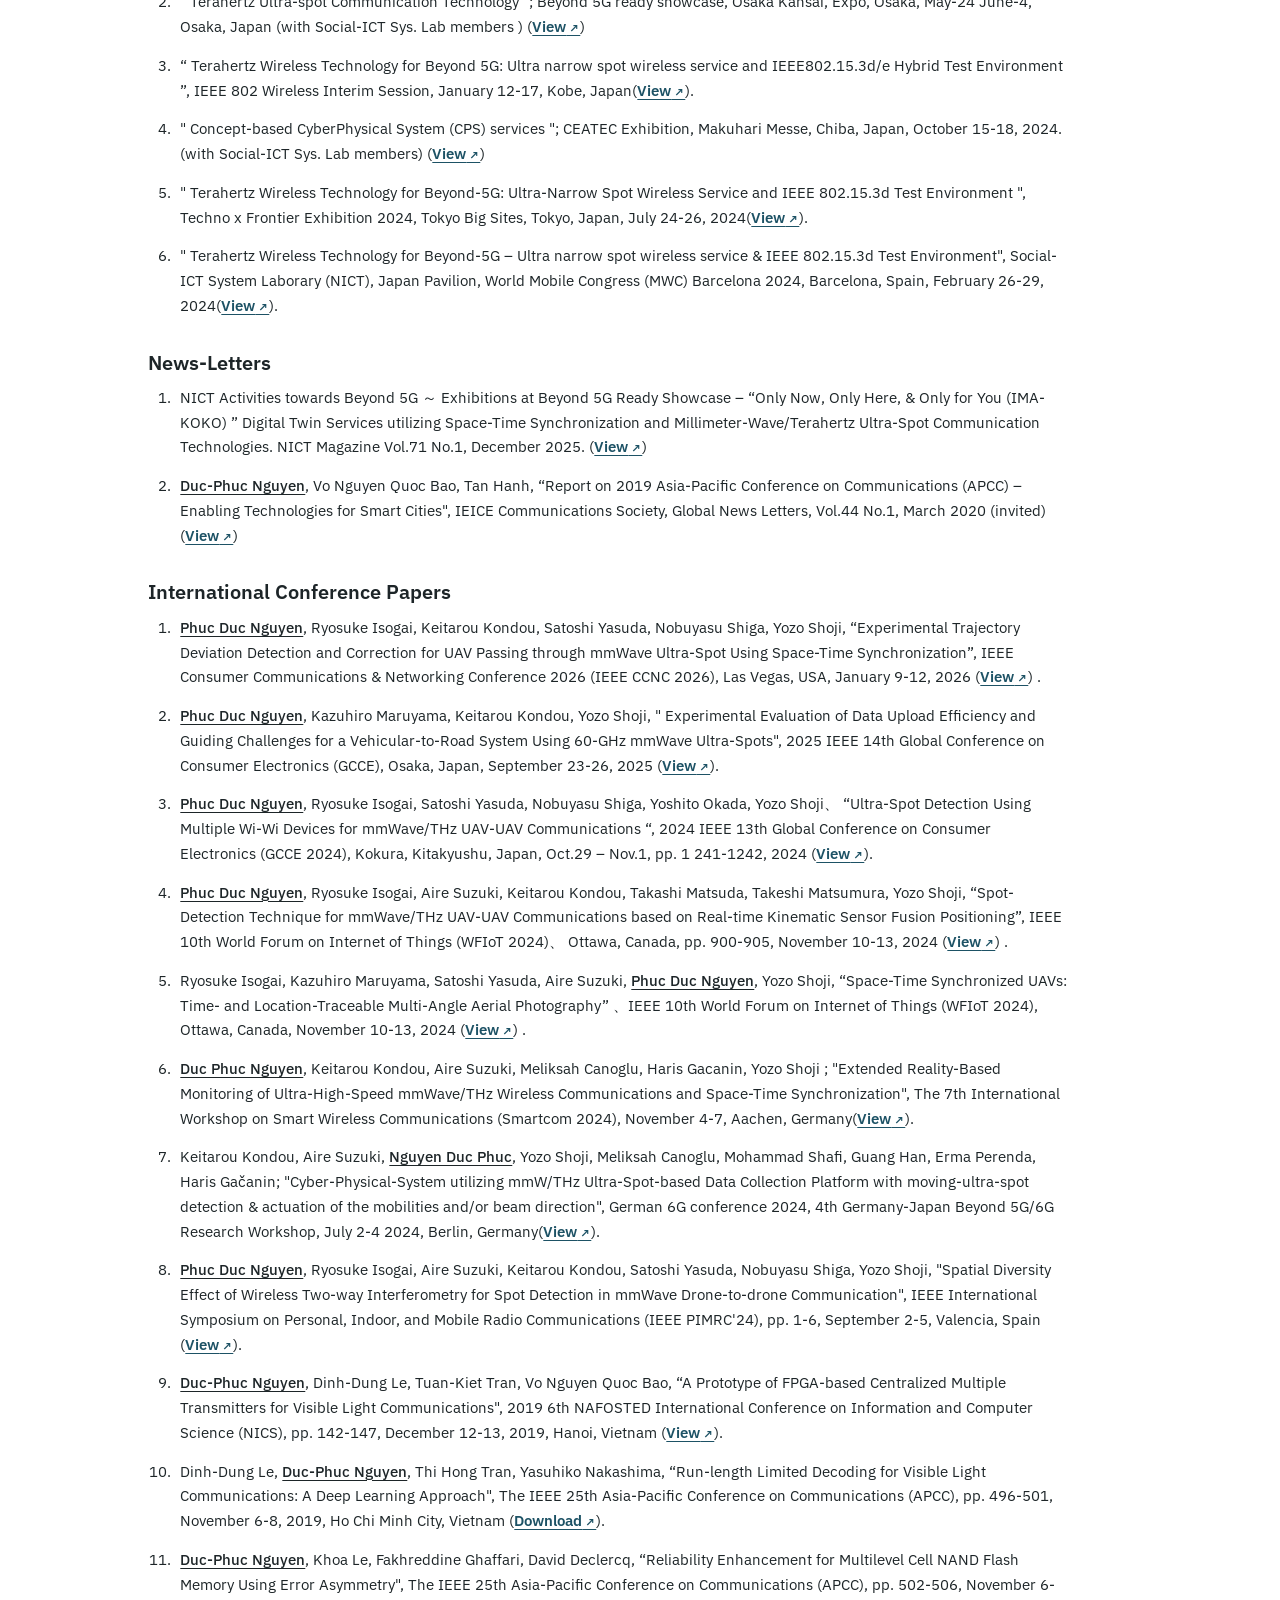
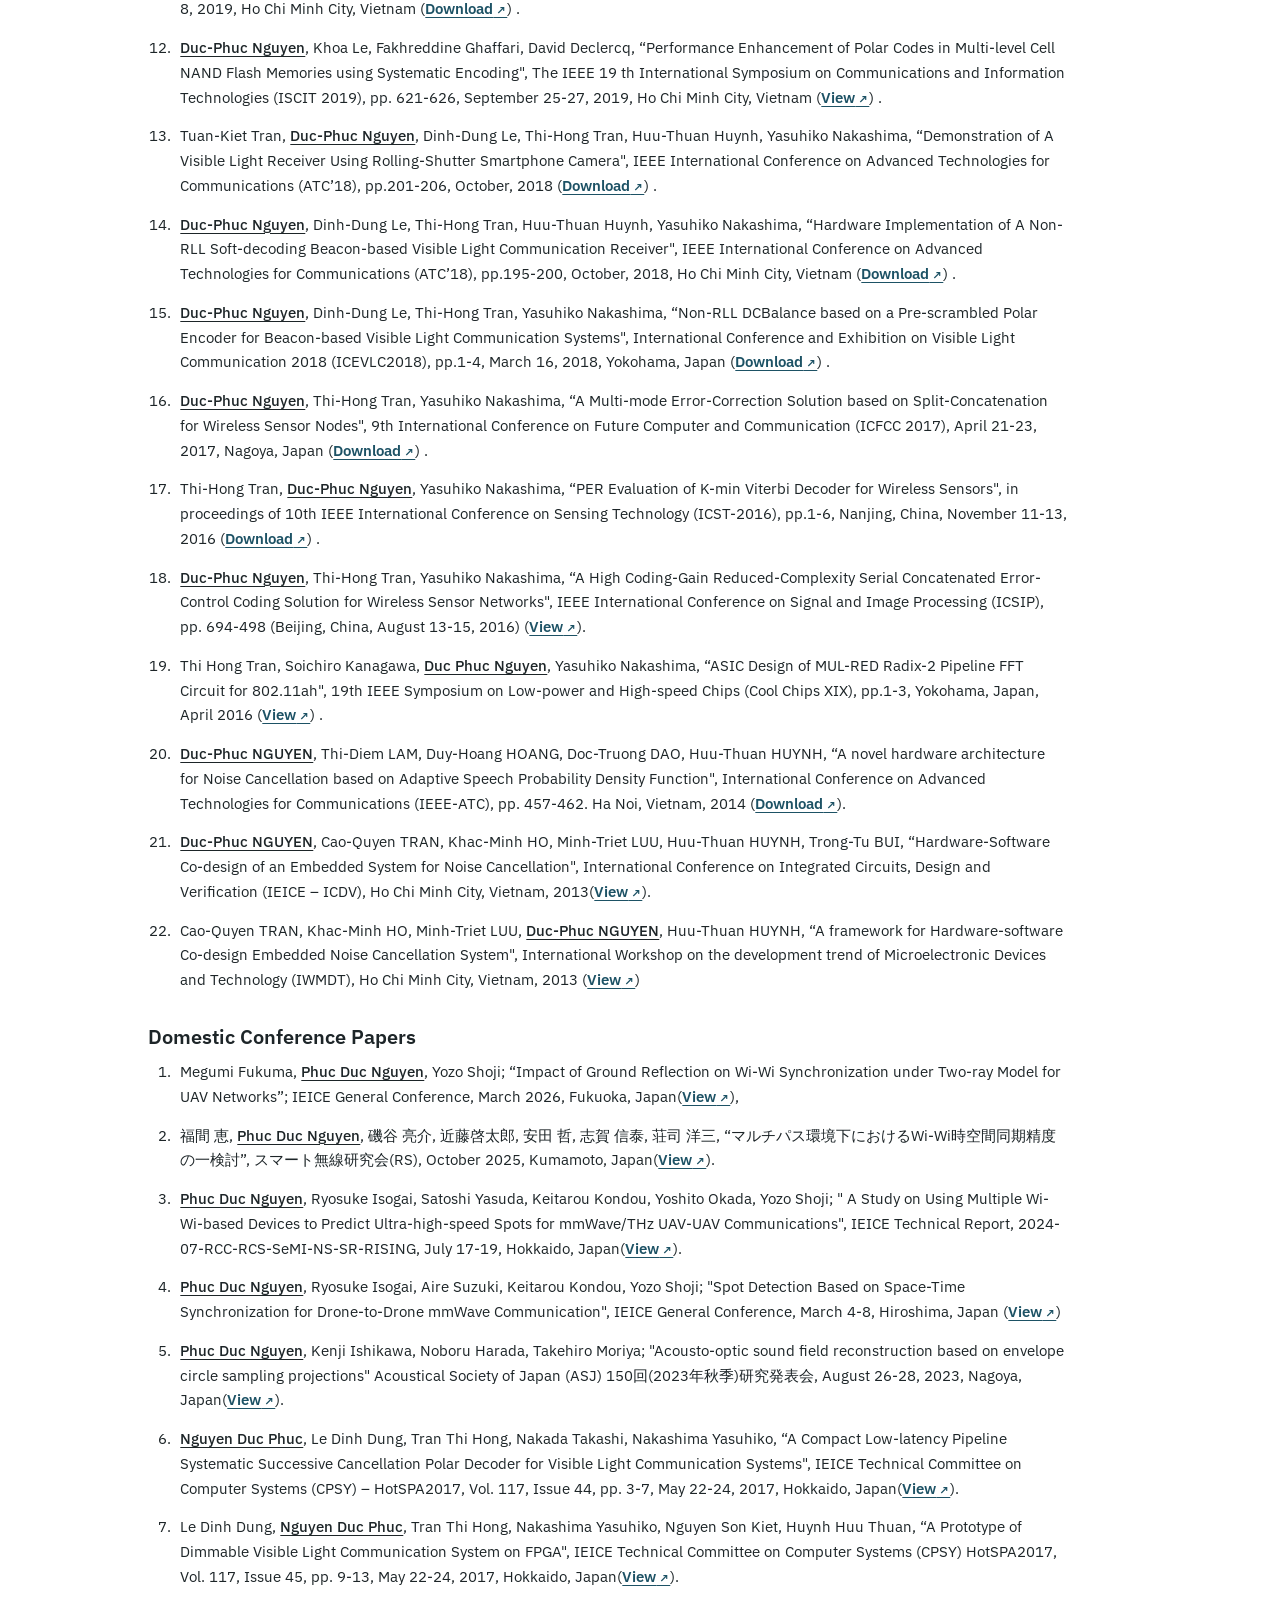
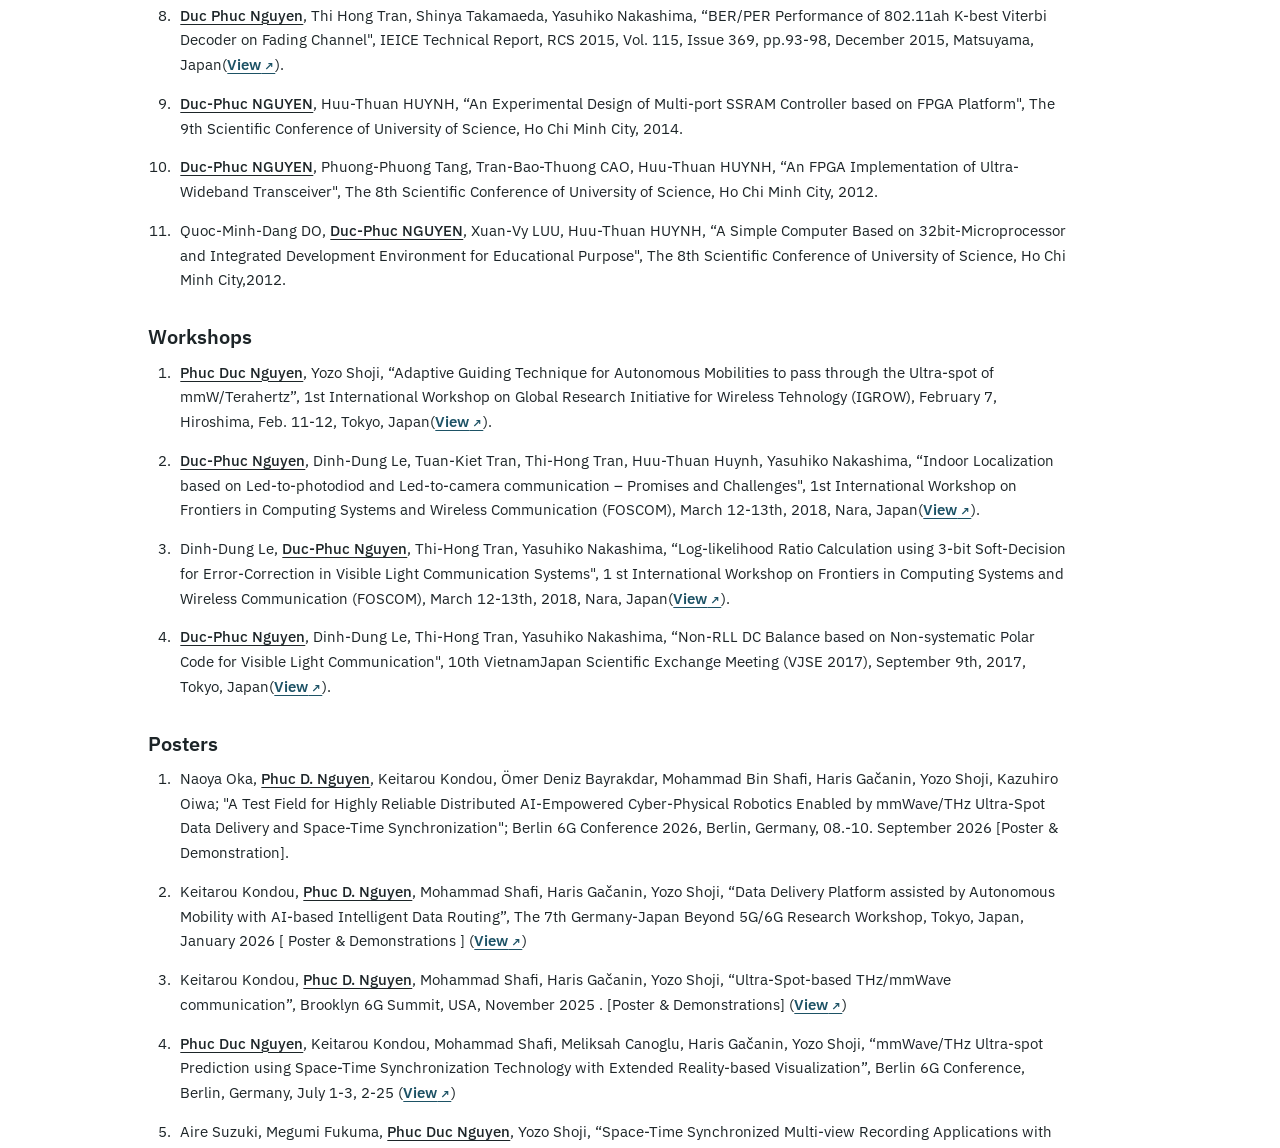
<file: publications.html>
<!doctype html><meta charset="utf-8"><meta http-equiv="refresh" content="0; url=index.html#publications"><title>Publications — Nguyen Duc Phuc</title><p>Redirecting to <a href="index.html#publications">Publications</a>…</p>
</file>
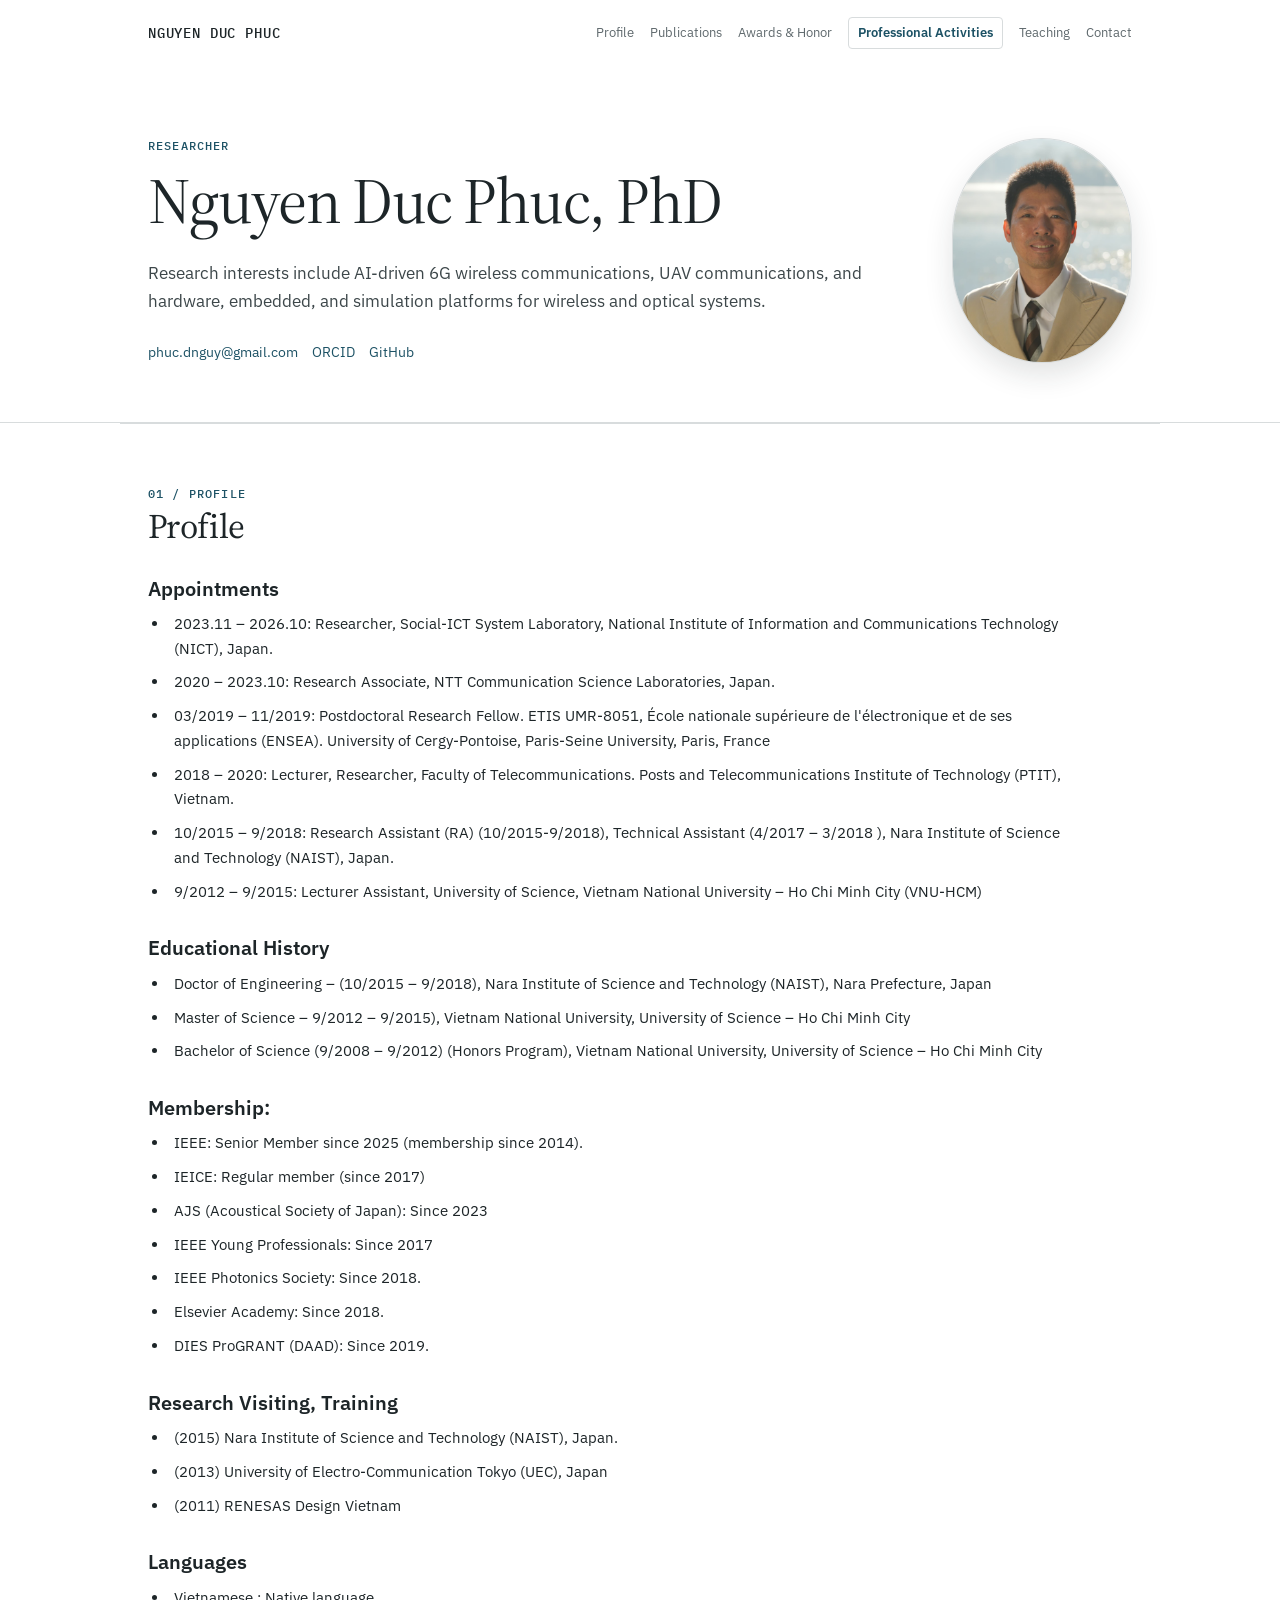
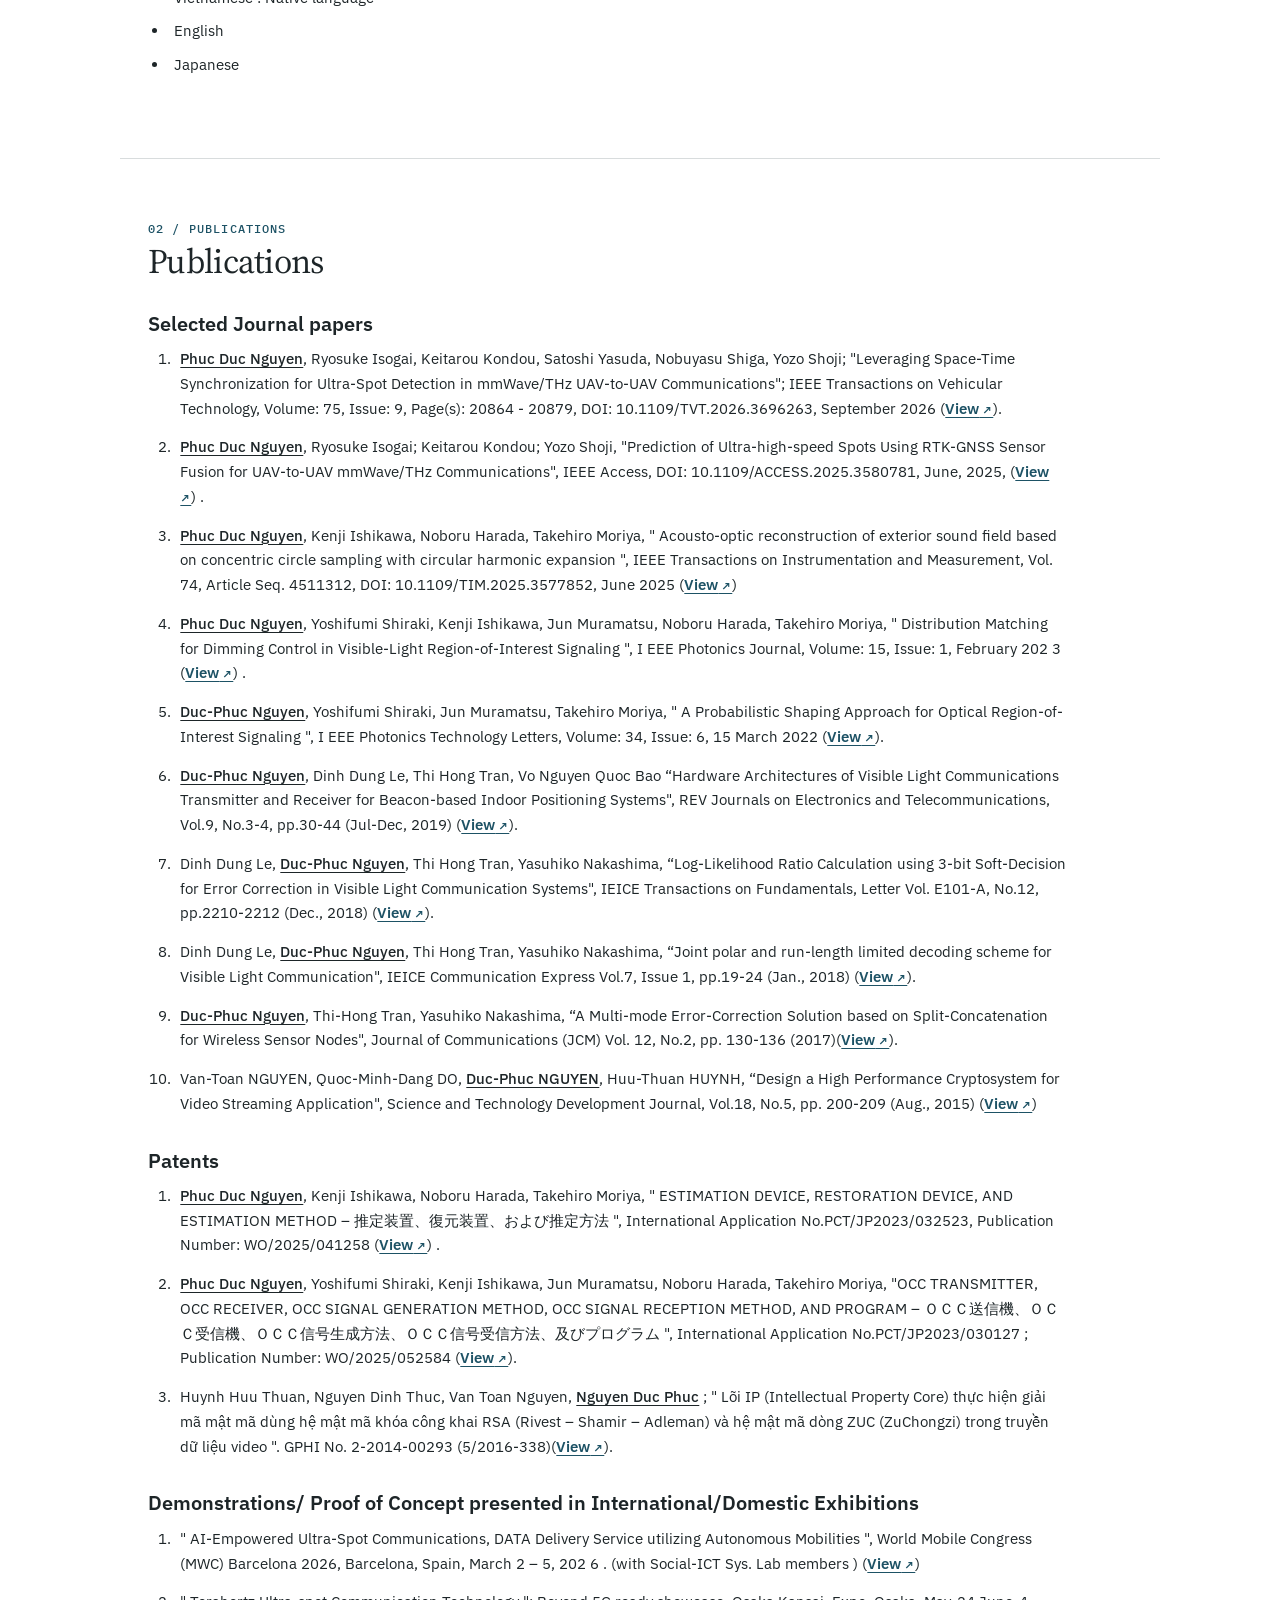
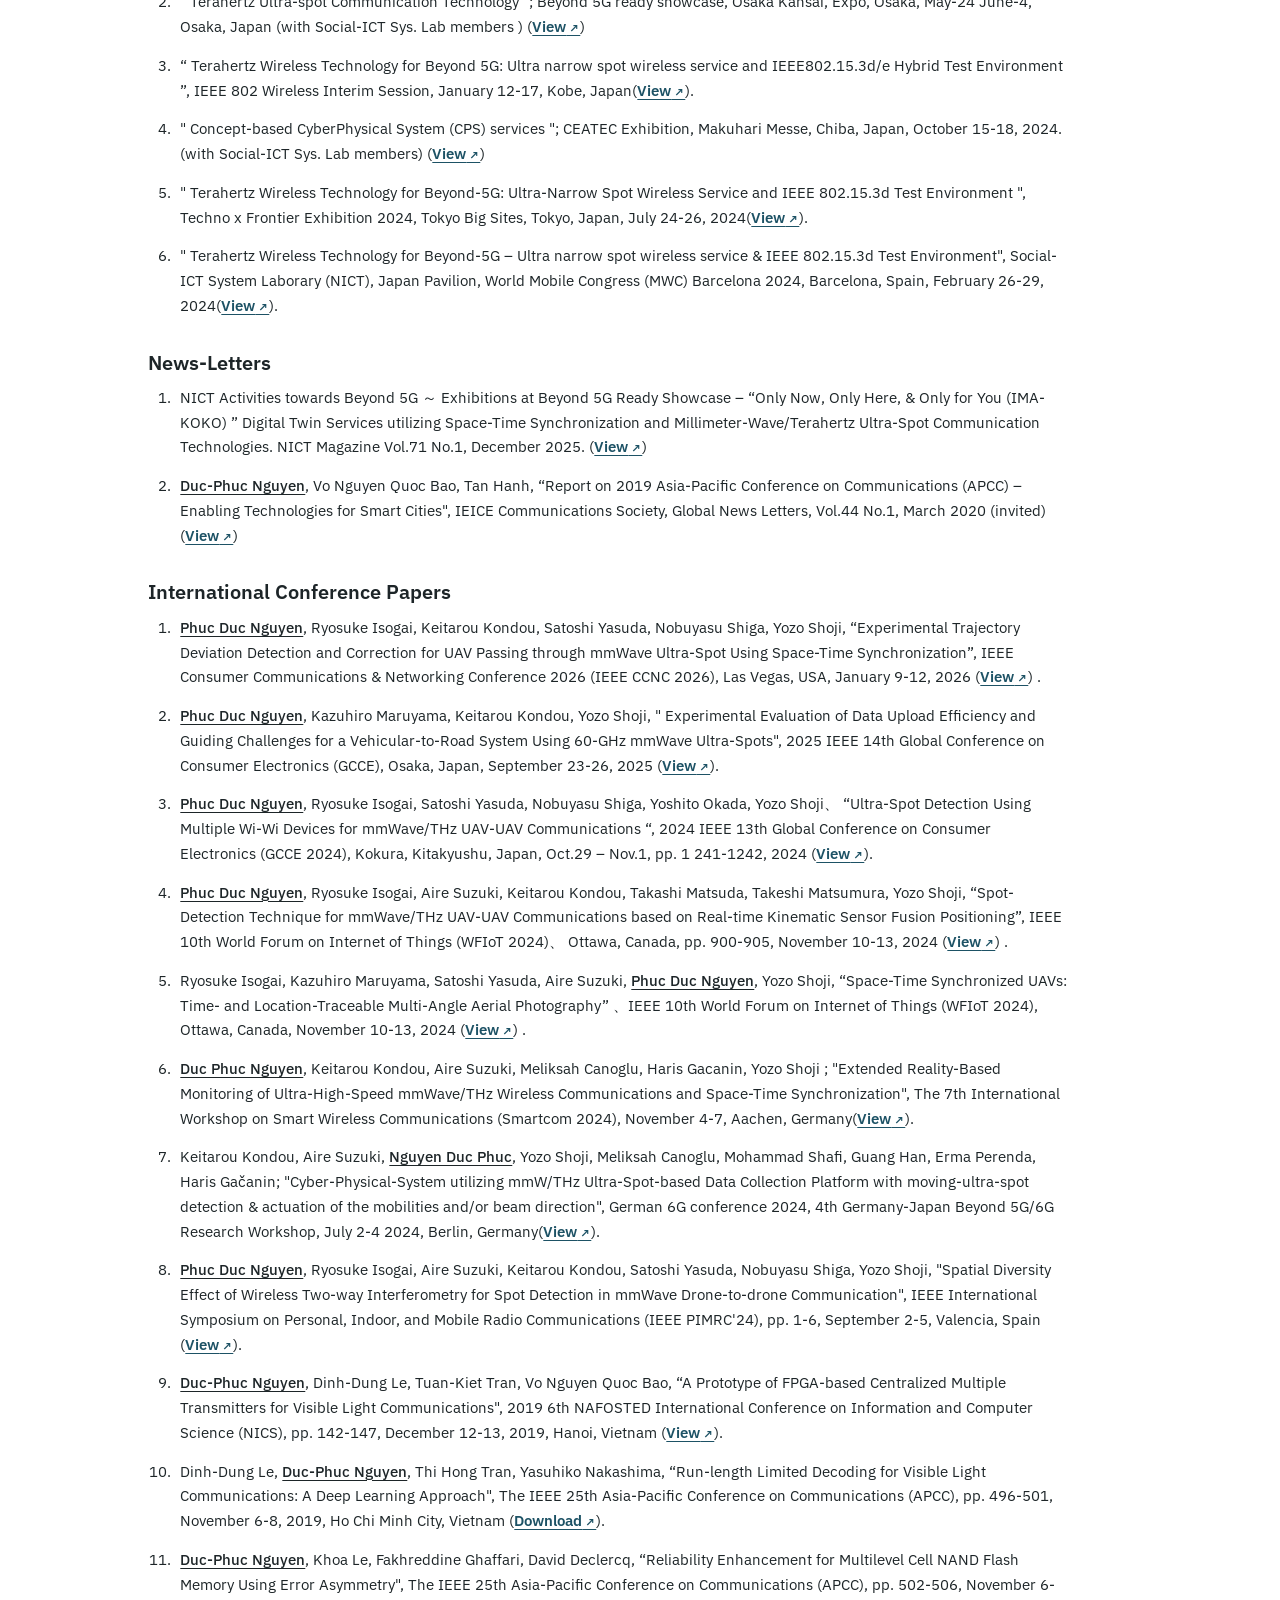
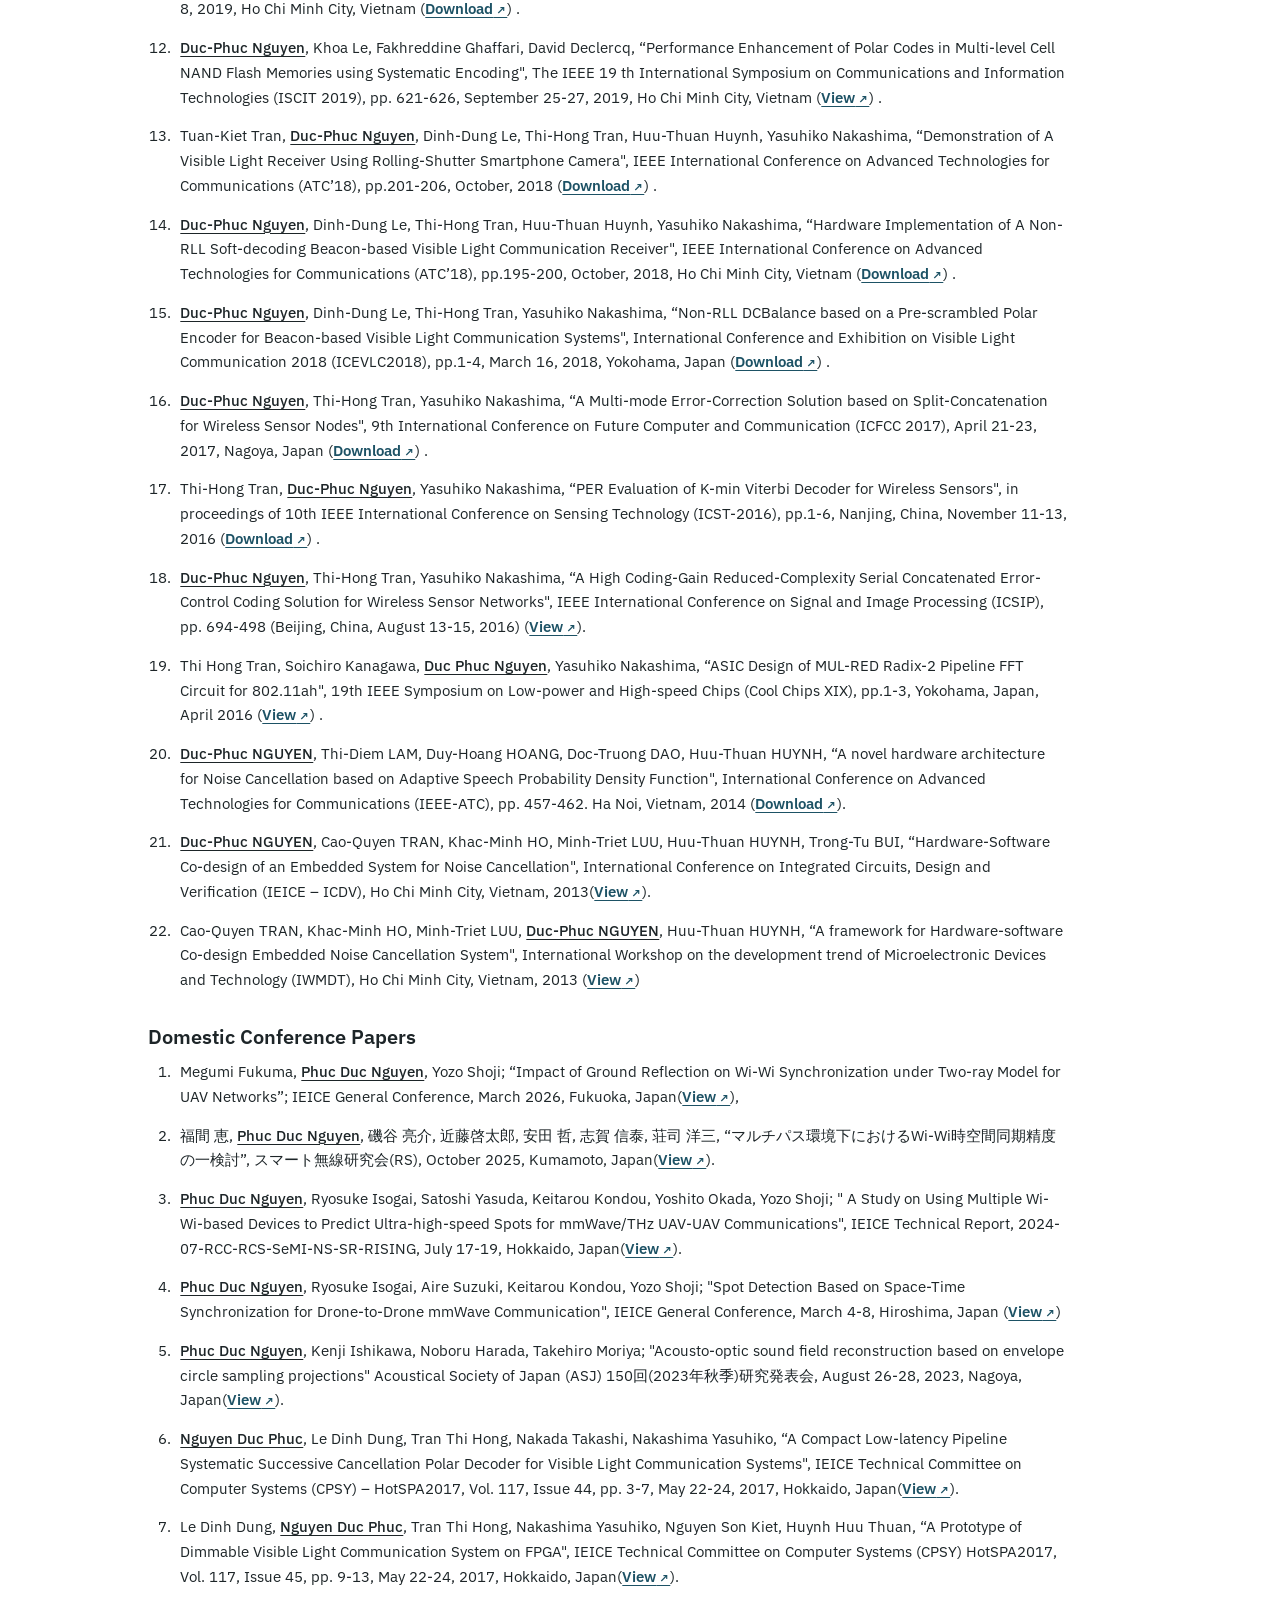
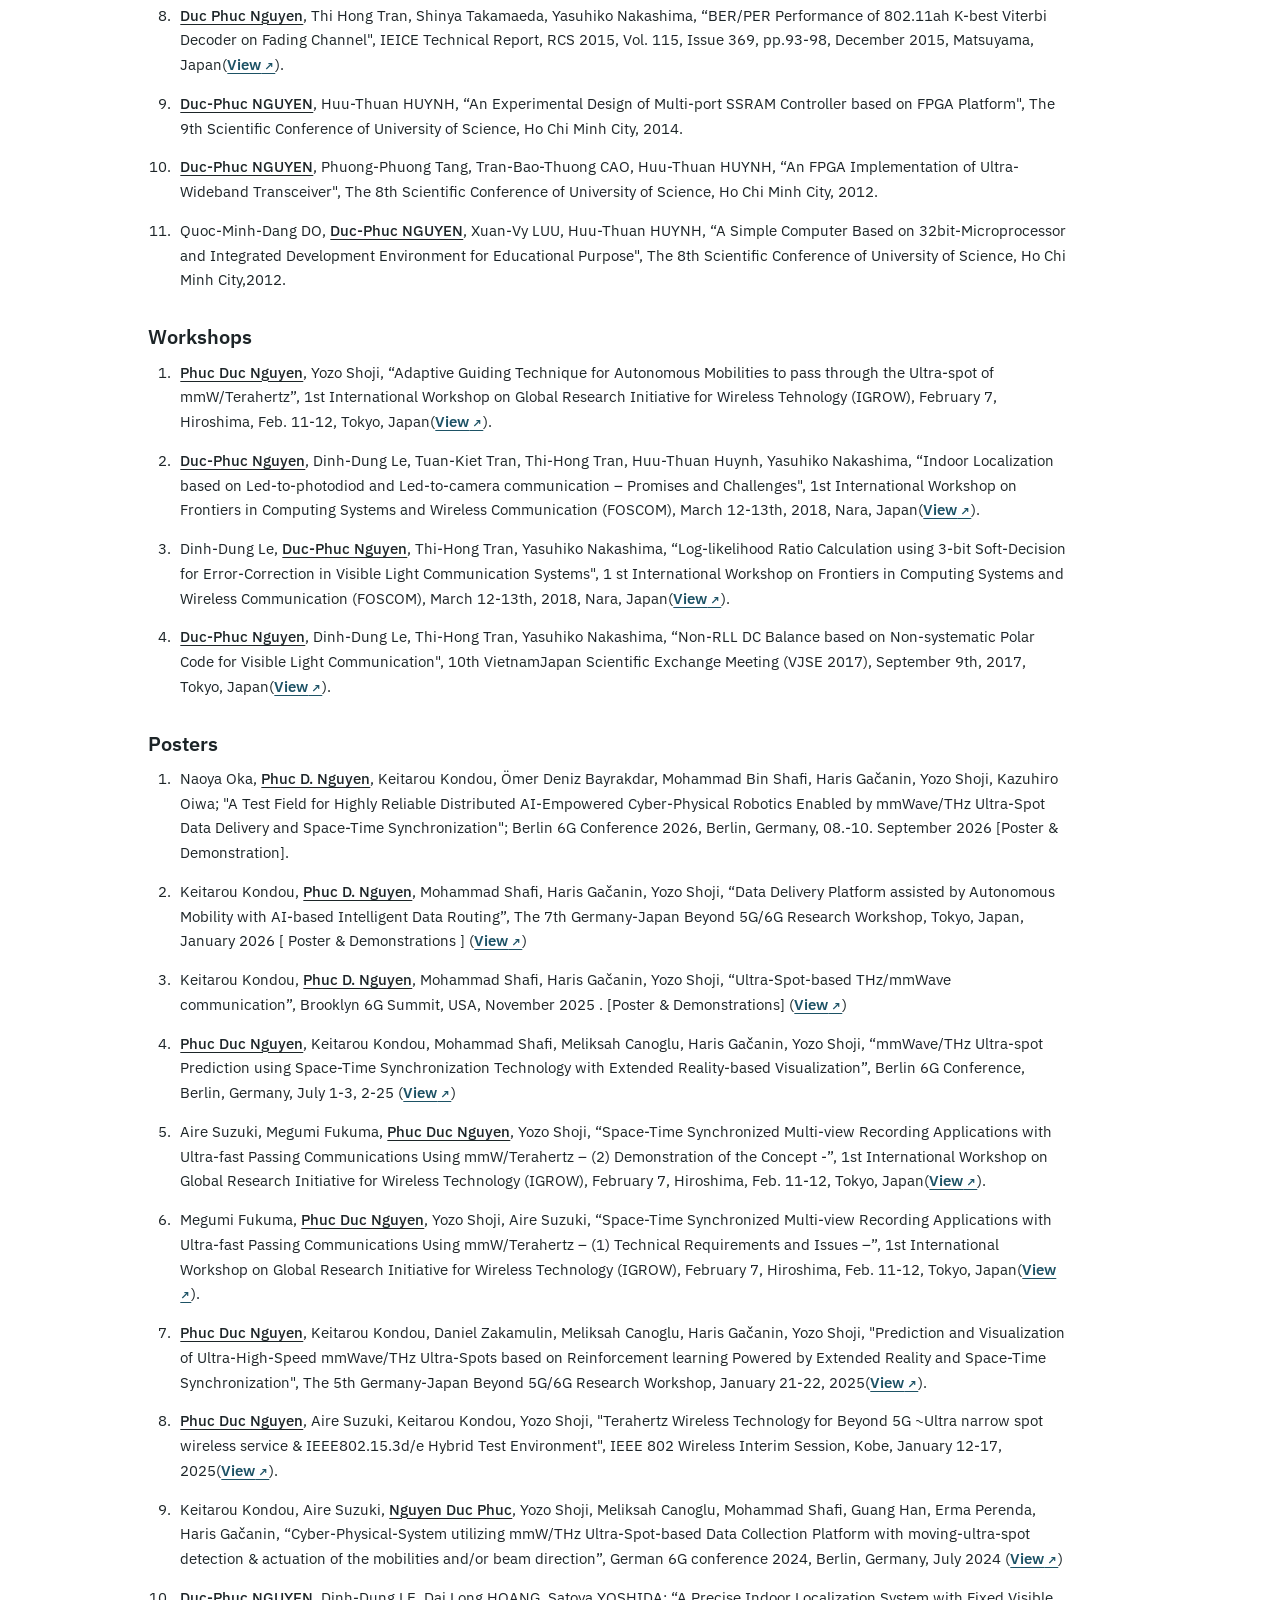
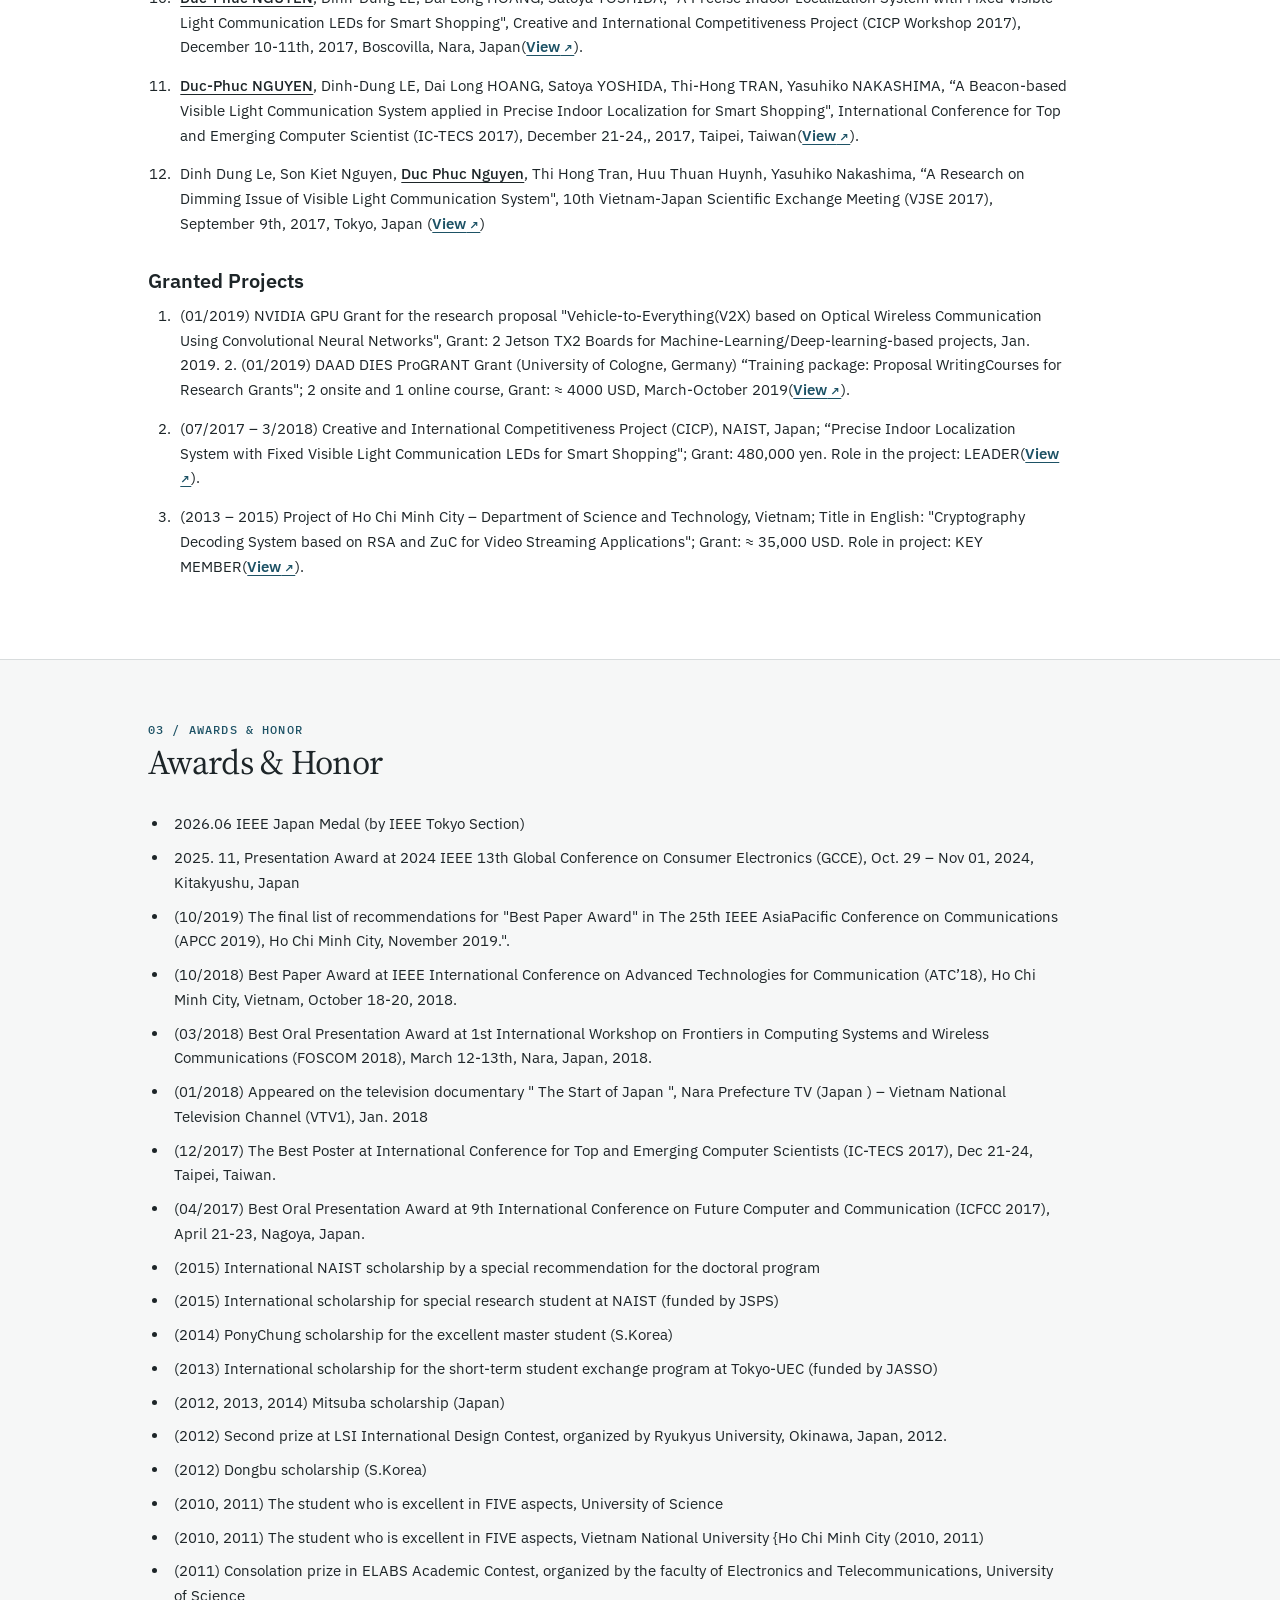
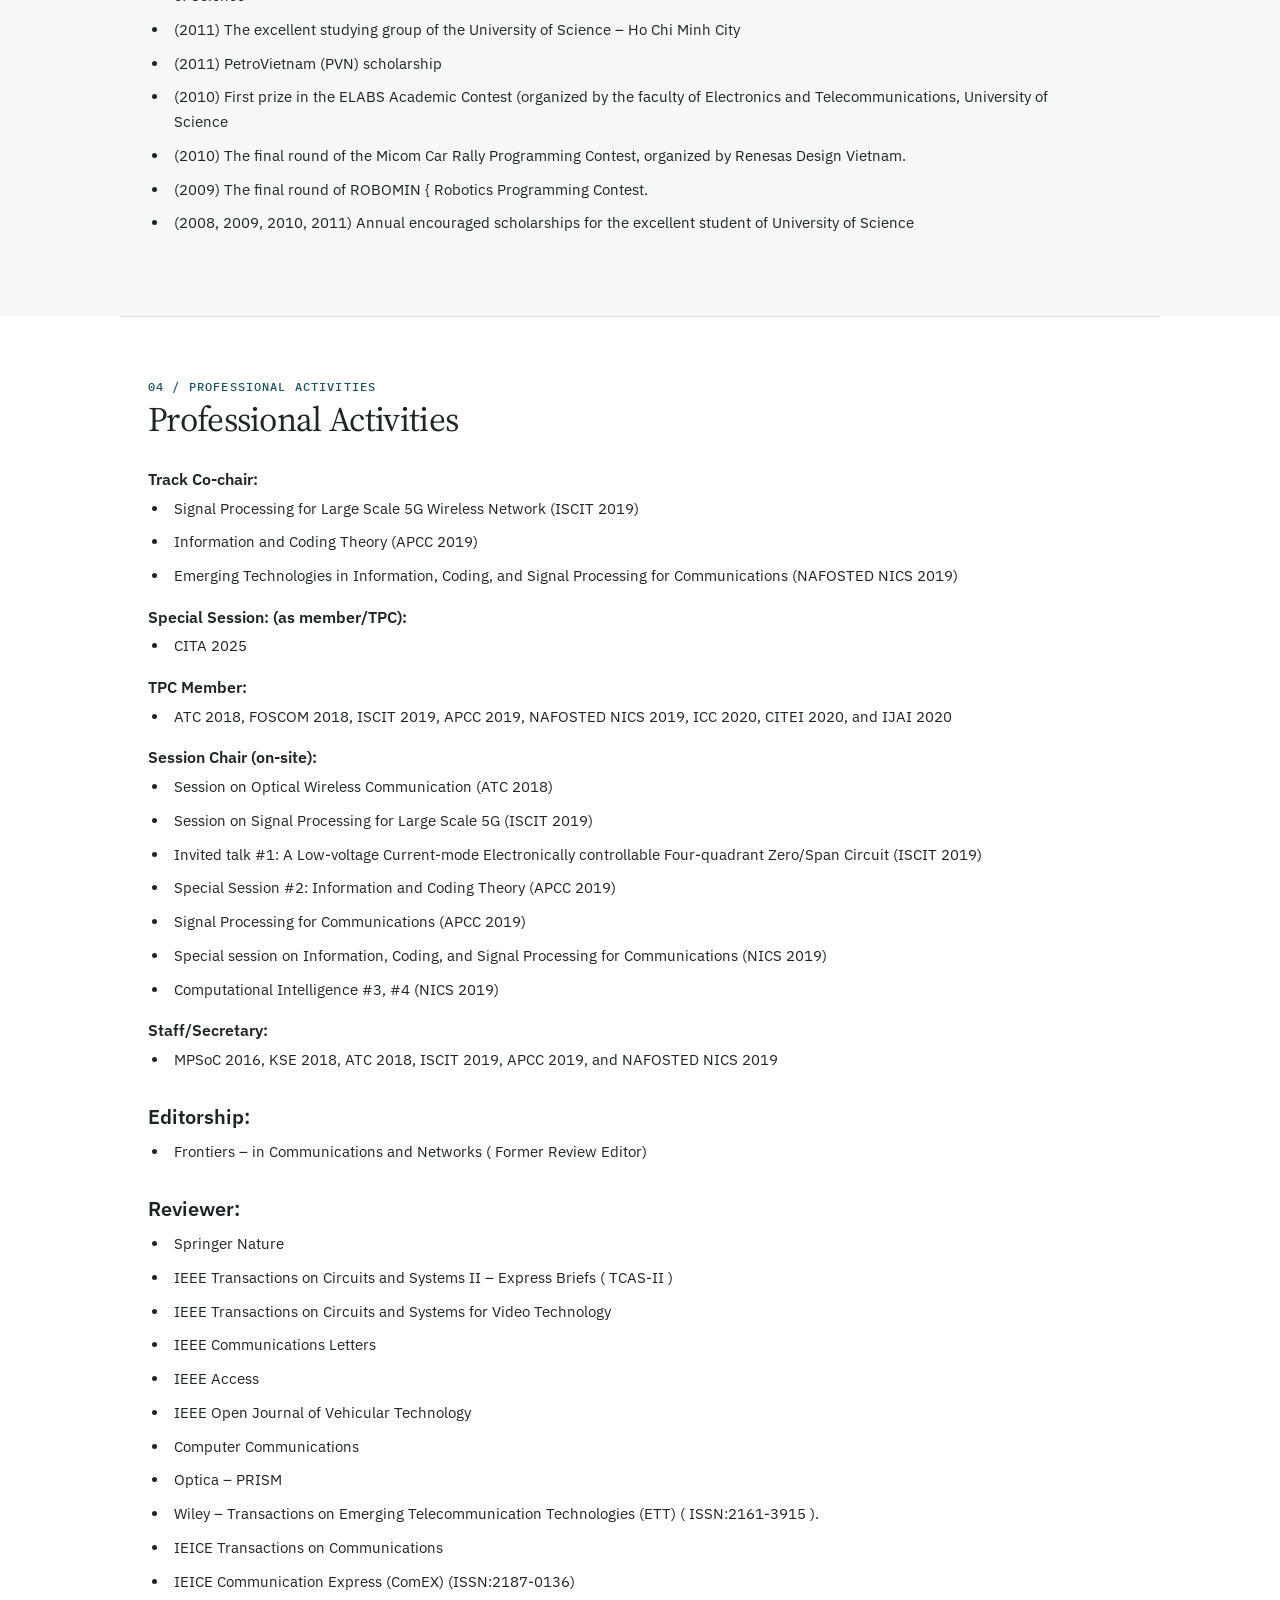
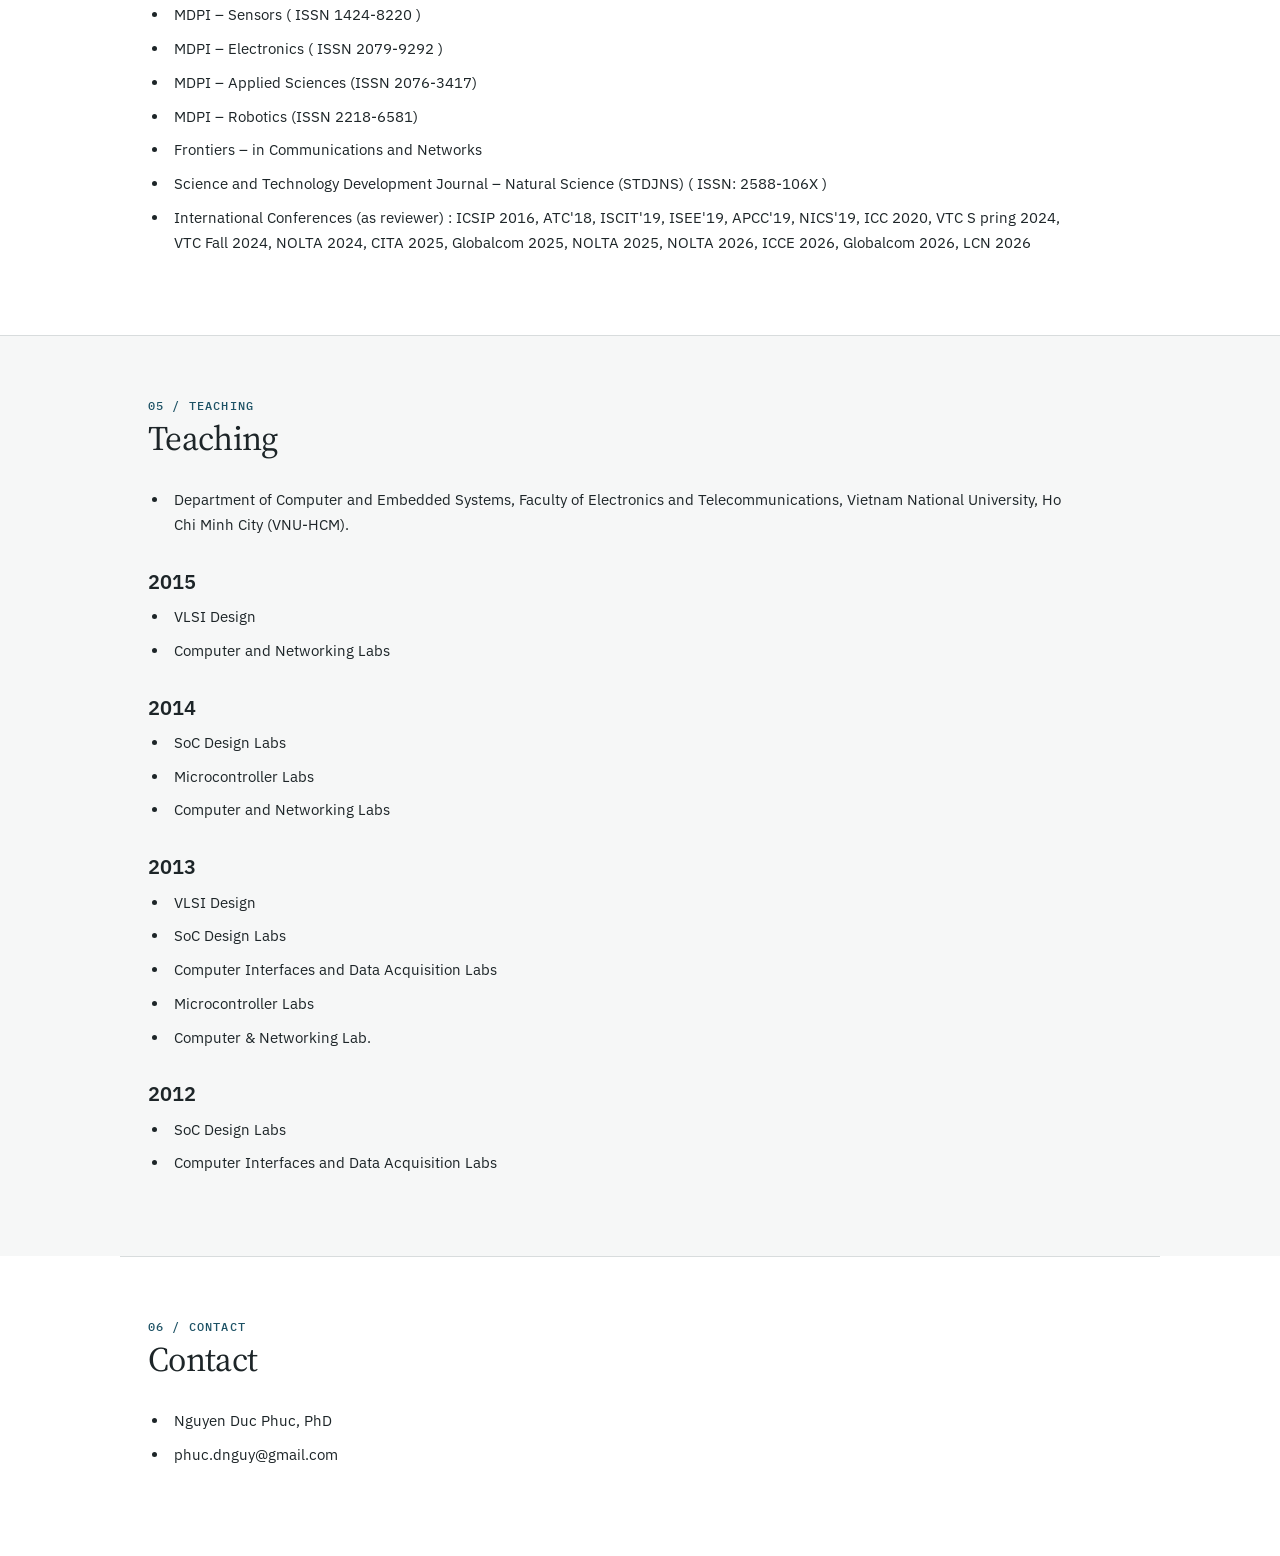
<file: teaching.html>
<!doctype html><meta charset="utf-8"><meta http-equiv="refresh" content="0; url=index.html#teaching"><title>Teaching — Nguyen Duc Phuc</title><p>Redirecting to <a href="index.html#teaching">Teaching</a>…</p>
</file>
<file: styles.css>
@import url('https://fonts.googleapis.com/css2?family=Source+Serif+4:opsz,wght@8..60,400;8..60,600&family=IBM+Plex+Mono:wght@400;500&family=IBM+Plex+Sans:wght@400;500;600&display=swap');

:root { --ink:#1d2528; --muted:#5f696d; --line:#d8dcdd; --paper:#fff; --wash:#f6f7f7; --accent:#1d5265; }
* { box-sizing:border-box; }
html { scroll-behavior:smooth; }
body { margin:0; color:var(--ink); background:var(--paper); font:15px/1.65 'IBM Plex Sans',Arial,sans-serif; }
a { color:var(--accent); text-decoration-thickness:1px; text-underline-offset:3px; }
header { border-bottom:1px solid var(--line); background:#fff; }
nav { max-width:1040px; margin:auto; padding:17px 28px; display:flex; align-items:center; justify-content:space-between; gap:28px; }
.brand { color:var(--ink); font:500 .86rem 'IBM Plex Mono',monospace; text-decoration:none; letter-spacing:.06em; white-space:nowrap; }
.nav-links { display:flex; flex-wrap:wrap; align-items:center; justify-content:flex-end; gap:16px; font-size:.82rem; }
.nav-links a { color:var(--muted); text-decoration:none; }
.nav-links .nav-tab { padding:4px 9px; border:1px solid var(--line); border-radius:4px; color:var(--accent); font-weight:600; white-space:nowrap; }
.nav-links .nav-tab:hover, .nav-links .nav-tab:focus-visible { background:var(--wash); border-color:var(--accent); }
.masthead { max-width:1040px; margin:auto; padding:72px 28px 58px; display:grid; grid-template-columns:minmax(0,1fr) 180px; align-items:center; gap:48px; }
.masthead-copy { min-width:0; }
.profile-photo { width:180px; aspect-ratio:4/5; margin:0; justify-self:end; overflow:hidden; border:1px solid var(--line); border-radius:50% / 43%; background:var(--wash); box-shadow:0 12px 28px rgba(29,37,40,.13); }
.profile-photo img { display:block; width:100%; height:100%; object-fit:cover; object-position:center 27%; }
.kicker { margin:0 0 13px; color:var(--accent); font:500 .72rem 'IBM Plex Mono',monospace; text-transform:uppercase; letter-spacing:.1em; }
h1,h2 { font-family:'Source Serif 4',Georgia,serif; font-weight:400; line-height:1.1; letter-spacing:-.02em; }
h1 { margin:0; font-size:clamp(2.5rem,5vw,4.35rem); }
h2 { margin:0 0 30px; font-size:2.15rem; }
.summary { max-width:750px; margin:24px 0 0; color:#3d474a; font-size:1.06rem; }
.quick-links { display:flex; flex-wrap:wrap; gap:14px; margin-top:24px; font-size:.9rem; }
.quick-links a { text-decoration:none; }
main section { max-width:1040px; margin:auto; padding:62px 28px; border-top:1px solid var(--line); scroll-margin-top:25px; }
.section-label { margin:0 0 7px; color:var(--accent); font:500 .72rem 'IBM Plex Mono',monospace; letter-spacing:.1em; text-transform:uppercase; }
.archive-copy { max-width:920px; }
.archive-copy { max-width:920px; }
.archive-copy h3 { margin:31px 0 11px; color:var(--ink); font:600 1.22rem/1.3 'IBM Plex Sans',Arial,sans-serif; }
.archive-copy h3:first-child { margin-top:0; }
.archive-copy h4 { margin:18px 0 6px; color:var(--ink); font:600 1rem/1.35 'IBM Plex Sans',Arial,sans-serif; }
.archive-list { margin:0 0 18px; padding-left:1.3rem; }
.archive-list li { margin:0 0 9px; padding-left:.32rem; overflow-wrap:anywhere; }
.activity-group .archive-list { margin-bottom:10px; }
.author-mark { text-decoration:underline; text-decoration-thickness:1px; text-underline-offset:3px; font-weight:500; }
.resource-link { color:var(--accent); font-weight:600; }
.resource-link::after { content:' ↗'; font-size:.78em; }
#publications .archive-list { padding-left:1.7rem; }
#publications .archive-list li { margin-bottom:14px; }
#awards, #teaching { background:var(--wash); max-width:none; padding-left:max(28px,calc((100% - 1040px)/2 + 28px)); padding-right:max(28px,calc((100% - 1040px)/2 + 28px)); }
#contact { padding-bottom:82px; }
footer { border-top:1px solid var(--line); padding:24px 28px; color:var(--muted); font-size:.8rem; text-align:center; }
@media (max-width:680px) { nav { flex-direction:column; align-items:flex-start; gap:12px; } .nav-links { width:calc(100vw - 56px); justify-content:flex-start; gap:9px 13px; } .masthead { grid-template-columns:1fr; gap:28px; padding-top:45px; } .masthead-copy { width:calc(100vw - 56px); } .profile-photo { width:145px; justify-self:start; order:-1; } h1 { font-size:2.25rem; } main section { padding-top:45px; padding-bottom:45px; } h2 { font-size:1.85rem; } }
</file>
